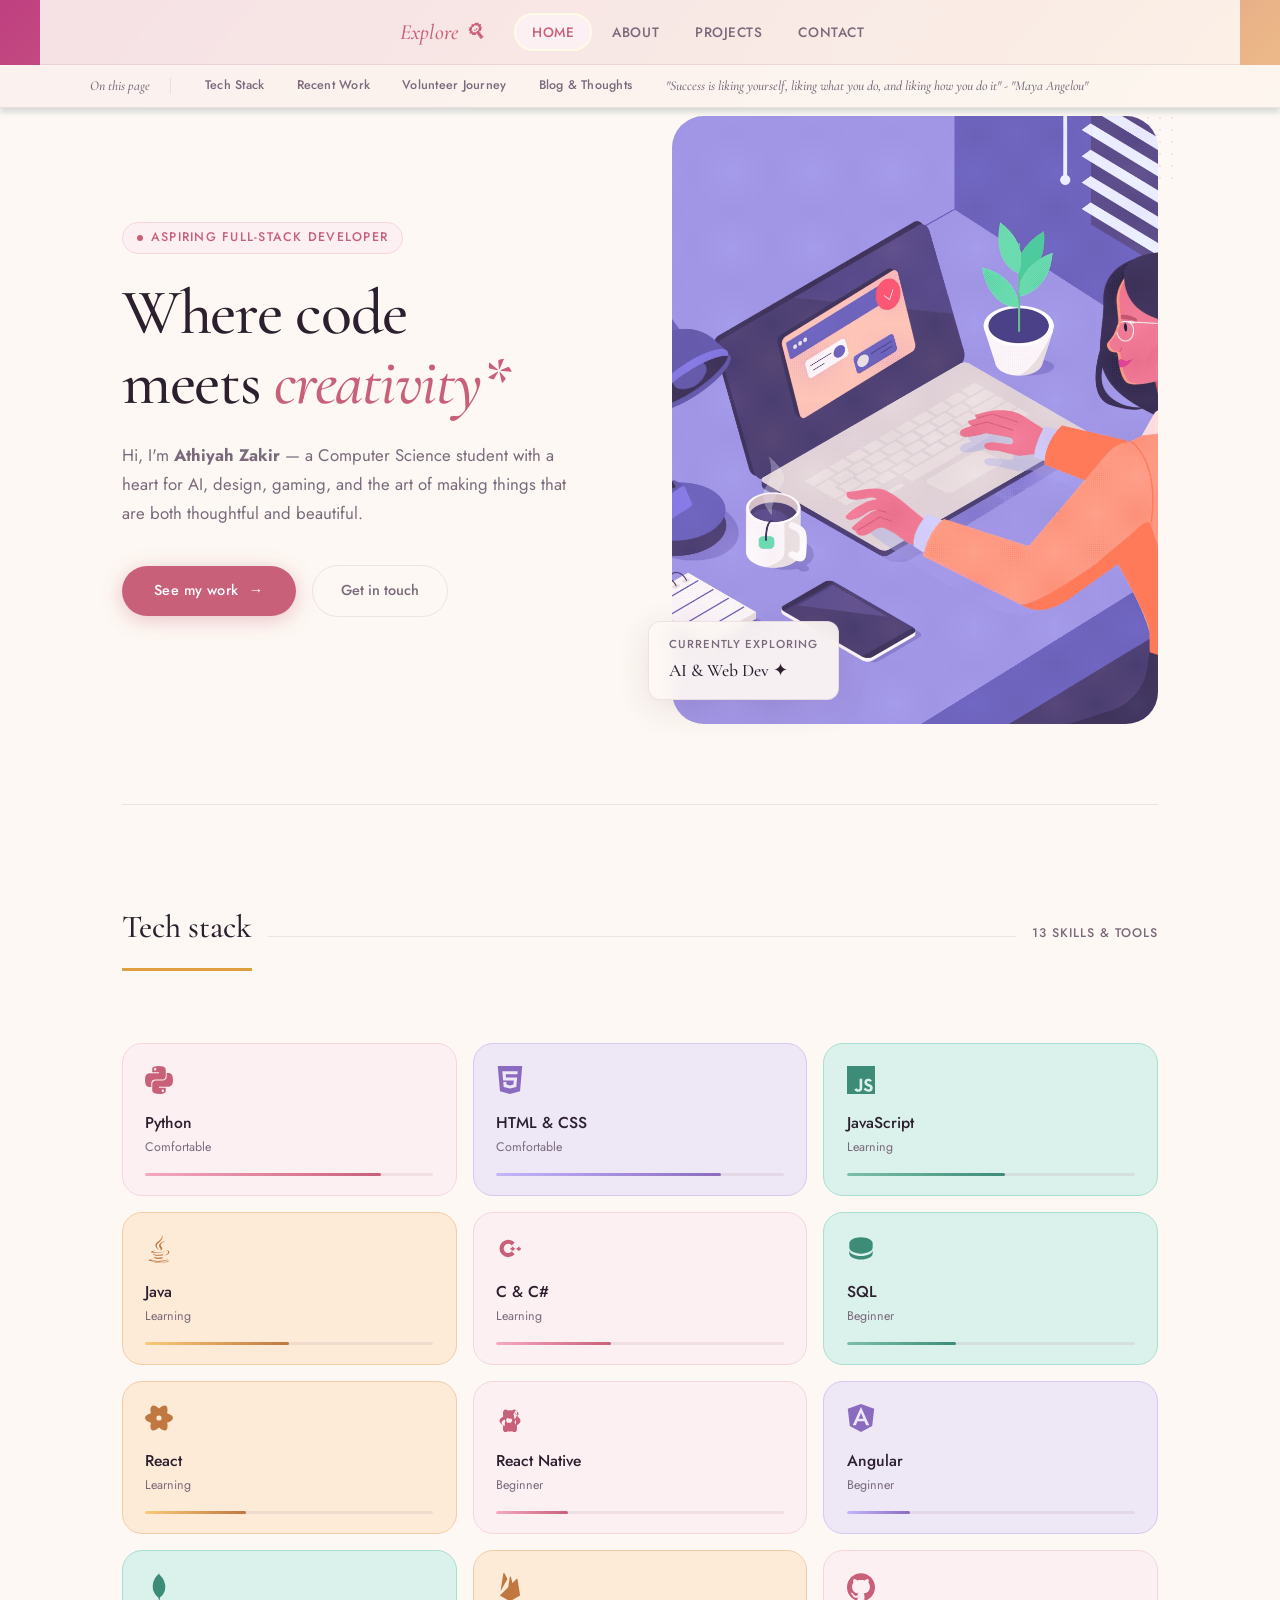
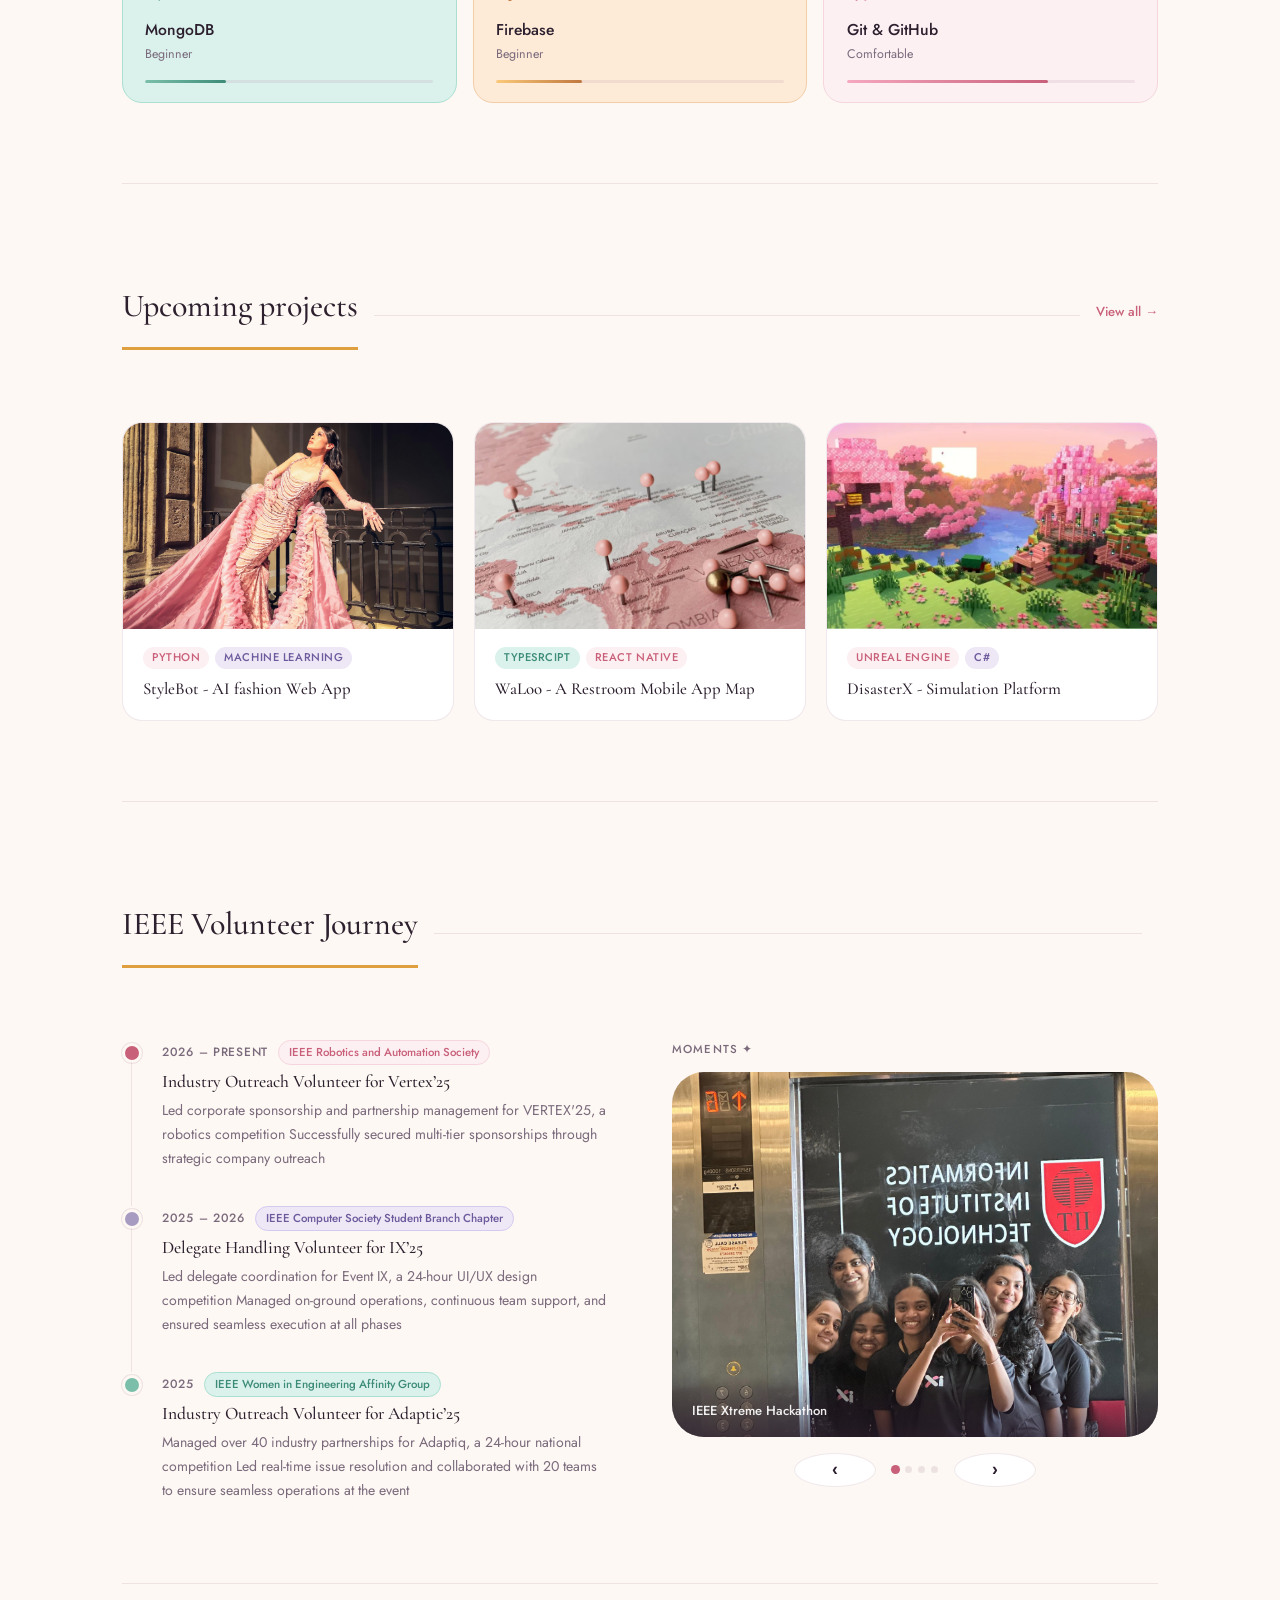
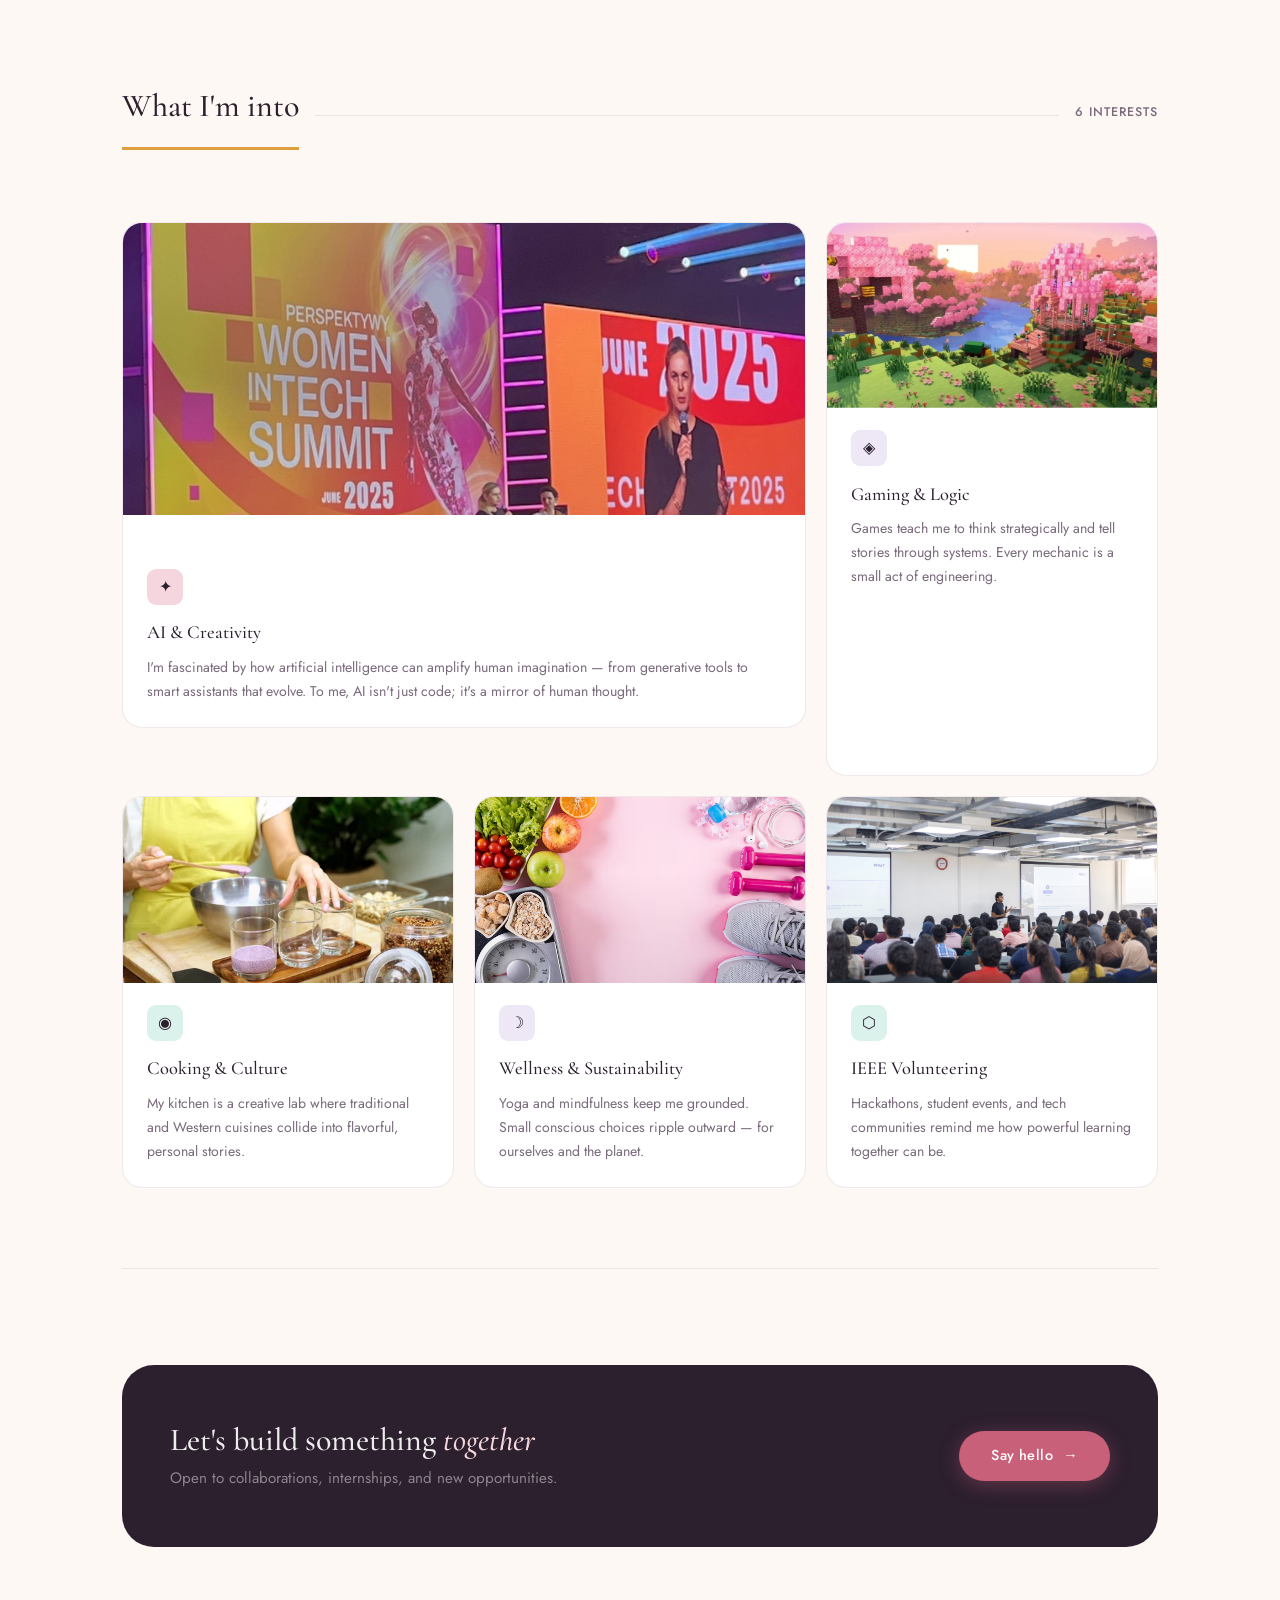
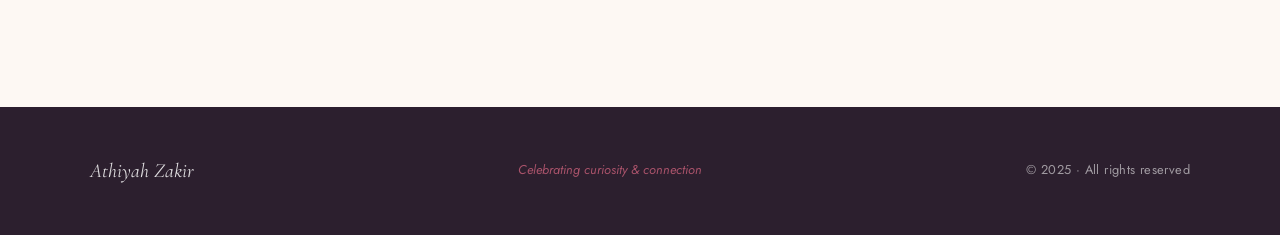
<file: index.html>
<!DOCTYPE html>
<html lang="en">
<head>
  <meta charset="UTF-8">
  <meta name="viewport" content="width=device-width, initial-scale=1.0">
  <title>Athiyah Zakir · Portfolio</title>
  <link rel="stylesheet" href="css/styles.css">
  <link rel="stylesheet" href="css/index.css">
</head>
<body>

  <!-- ── Navigation ──────────────────────────────────── -->
  <header>
    <nav class="site-nav">
      <div class="nav-inner">
        <a href="index.html" class="nav-logo">Explore 🔍︎ &emsp;</a>
        <ul class="nav-links">
          <li><a href="index.html" class="active">Home</a></li>
          <li><a href="about.html">About</a></li>
          <li><a href="blog.html">Projects</a></li>
          <li><a href="contact.html">Contact</a></li>
        </ul>
        <button class="nav-toggle" id="navToggle" aria-label="Toggle menu" aria-expanded="false">
          <span></span><span></span><span></span>
        </button>
      </div>
    </nav>
    <!-- ── On this page bar ─────────────────────────── -->
    <div class="on-this-page">
      <div class="otp-inner">
        <span class="otp-label">On this page</span>
        <div class="otp-divider"></div>
        <div class="otp-links">
          <a href="#section-stack"     class="otp-link">Tech Stack</a>
          <a href="#section-projects"  class="otp-link">Recent Work</a>
          <a href="#section-journey"   class="otp-link">Volunteer Journey</a>
          <a href="#section-interests" class="otp-link">Blog & Thoughts</a>
        </div>
        <span class="nav-quote">"Success is liking yourself, liking what you do, and liking how you do it" - "Maya Angelou"</span>
      </div>
    </div>
  </header>

  <main>

    <!-- ══════════════════════════════════════════════════
         HERO
    ══════════════════════════════════════════════════ -->
    <section class="hero-section">
      <div class="hero-text">
        <span class="hero-eyebrow">Aspiring Full-Stack Developer</span>
        <h1 class="hero-heading">
          Where code<br>meets <em>creativity*</em>
        </h1>
        <p class="hero-body">
          Hi, I'm <strong>Athiyah Zakir</strong> — a Computer Science student
          with a heart for AI, design, gaming, and the art of making
          things that are both thoughtful and beautiful.
        </p>
        <div class="hero-cta-row">
          <a href="blog.html" class="hero-cta">See my work <span class="arrow">→</span></a>
          <a href="contact.html" class="hero-cta-ghost">Get in touch</a>
        </div>
      </div>

      <div class="hero-visual">
        <div class="hero-dots"></div>
        <div class="hero-image-frame">
          <img src="images/hero-image.jpg" alt="Athiyah Zakir — developer &amp; creative">
        </div>
        <div class="hero-float-tag">
          <span class="tag-label">Currently exploring</span>
          <span class="tag-value">AI &amp; Web Dev ✦</span>
        </div>
      </div>
    </section>

    <!-- ══════════════════════════════════════════════════
         TECH STACK
    ══════════════════════════════════════════════════ -->
   <section class="stack-section" id="section-stack">
      <div class="section-header">
        <h2 class="section-title">Tech stack</h2>
        <span class="section-line"></span>
        <span class="section-count">13 skills &amp; tools</span>
      </div>
 
      <div class="skill-cards-grid">
 
        <!-- Python -->
        <div class="skill-card" style="--card-bg:#fdf0f3;--card-border:#f5d6de;">
          <div class="skill-card-icon" style="color:#c9607a;">
            <svg width="28" height="28" viewBox="0 0 24 24" fill="currentColor"><path d="M11.914 0C5.82 0 6.2 2.656 6.2 2.656l.007 2.752h5.814v.826H3.9S0 5.789 0 11.969c0 6.18 3.403 5.959 3.403 5.959h2.031v-2.867s-.109-3.402 3.35-3.402h5.766s3.24.052 3.24-3.131V3.129S18.28 0 11.914 0zm-3.21 1.809a1.039 1.039 0 1 1 0 2.078 1.039 1.039 0 0 1 0-2.078z"/><path d="M12.086 24c6.094 0 5.714-2.656 5.714-2.656l-.007-2.752h-5.814v-.826h8.121S24 18.211 24 12.031c0-6.18-3.403-5.959-3.403-5.959h-2.031v2.867s.109 3.402-3.35 3.402H9.45s-3.24-.052-3.24 3.131v5.397S5.72 24 12.086 24zm3.21-1.809a1.039 1.039 0 1 1 0-2.078 1.039 1.039 0 0 1 0 2.078z"/></svg>
          </div>
          <div class="skill-card-name">Python</div>
          <div class="skill-card-level">Comfortable</div>
          <div class="skill-card-bar"><div class="skill-card-fill" style="width:82%;background:linear-gradient(90deg,#f5a8c0,#c9607a);"></div></div>
        </div>
 
        <!-- HTML & CSS -->
        <div class="skill-card" style="--card-bg:#ede7f6;--card-border:#d4c9f0;">
          <div class="skill-card-icon" style="color:#8b6bbf;">
            <svg width="28" height="28" viewBox="0 0 24 24" fill="currentColor"><path d="M1.5 0h21l-1.91 21.563L11.977 24l-8.564-2.438L1.5 0zm7.031 9.75l-.232-2.718 10.059.003.23-2.622L5.412 4.41l.698 8.01h9.126l-.326 3.426-2.91.804-2.955-.81-.188-2.11H6.248l.33 4.171L12 19.351l5.379-1.443.744-8.157H8.531z"/></svg>
          </div>
          <div class="skill-card-name">HTML &amp; CSS</div>
          <div class="skill-card-level">Comfortable</div>
          <div class="skill-card-bar"><div class="skill-card-fill" style="width:78%;background:linear-gradient(90deg,#c4b5fd,#8b6bbf);"></div></div>
        </div>
 
        <!-- JavaScript -->
        <div class="skill-card" style="--card-bg:#daf1ec;--card-border:#aadfd1;">
          <div class="skill-card-icon" style="color:#3d8c78;">
            <svg width="28" height="28" viewBox="0 0 24 24" fill="currentColor"><path d="M0 0h24v24H0V0zm22.034 18.276c-.175-1.095-.888-2.015-3.003-2.873-.736-.345-1.554-.585-1.797-1.14-.091-.33-.105-.51-.046-.705.15-.646.915-.84 1.515-.66.39.12.75.42.976.9 1.034-.676 1.034-.676 1.755-1.125-.27-.42-.404-.601-.586-.78-.63-.705-1.469-1.065-2.834-1.034l-.705.089c-.676.165-1.32.525-1.71 1.005-1.14 1.291-.811 3.541.569 4.471 1.365 1.02 3.361 1.244 3.616 2.205.24 1.17-.87 1.545-1.966 1.41-.811-.18-1.26-.586-1.755-1.336l-1.83 1.051c.21.48.45.689.81 1.109 1.74 1.756 6.09 1.666 6.871-1.004.029-.09.24-.705.074-1.65l.046.067zm-8.983-7.245h-2.248c0 1.938-.009 3.864-.009 5.805 0 1.232.063 2.363-.138 2.711-.33.689-1.18.601-1.566.48-.396-.196-.597-.466-.83-.855-.063-.105-.11-.196-.127-.196l-1.825 1.125c.305.63.75 1.172 1.324 1.517.855.51 2.004.675 3.207.405.783-.226 1.458-.691 1.811-1.411.51-.93.402-2.07.397-3.346.012-2.054 0-4.109 0-6.179l.004-.056z"/></svg>
          </div>
          <div class="skill-card-name">JavaScript</div>
          <div class="skill-card-level">Learning</div>
          <div class="skill-card-bar"><div class="skill-card-fill" style="width:55%;background:linear-gradient(90deg,#7bbfaa,#3d8c78);"></div></div>
        </div>
 
        <!-- Java -->
        <div class="skill-card" style="--card-bg:#fdebd8;--card-border:#f4cca6;">
          <div class="skill-card-icon" style="color:#c07840;">
            <svg width="28" height="28" viewBox="0 0 24 24" fill="currentColor"><path d="M8.851 18.56s-.917.534.653.714c1.902.218 2.874.187 4.969-.211 0 0 .552.346 1.321.646-4.699 2.013-10.633-.118-6.943-1.149M8.276 15.933s-1.028.761.542.924c2.032.209 3.636.227 6.413-.308 0 0 .384.389.987.602-5.679 1.661-12.007.13-7.942-1.218M13.116 11.475c1.158 1.333-.304 2.533-.304 2.533s2.939-1.518 1.589-3.418c-1.261-1.772-2.228-2.652 3.007-5.688 0-.001-8.216 2.051-4.292 6.573M19.33 20.504s.679.559-.747.991c-2.712.822-11.288 1.069-13.669.033-.856-.373.749-.89 1.254-.998.527-.114.828-.093.828-.093-.953-.671-6.156 1.317-2.643 1.887 9.58 1.553 17.462-.7 14.977-1.82M9.292 13.21s-4.362 1.036-1.544 1.412c1.189.159 3.561.123 5.77-.062 1.806-.152 3.618-.477 3.618-.477s-.637.272-1.098.587c-4.429 1.165-12.986.623-10.522-.568 2.082-1.006 3.776-.892 3.776-.892M17.116 17.584c4.503-2.34 2.421-4.589.968-4.285-.355.074-.515.138-.515.138s.132-.207.385-.297c2.875-1.011 5.086 2.981-.928 4.562 0-.001.07-.062.09-.118M14.401 0s2.494 2.494-2.365 6.33c-3.896 3.077-.888 4.832-.001 6.836-2.274-2.053-3.943-3.858-2.824-5.539 1.644-2.469 6.197-3.665 5.19-7.627M9.734 23.924c4.322.277 10.959-.153 11.116-2.198 0 0-.302.775-3.572 1.391-3.688.694-8.239.613-10.937.168 0-.001.553.457 3.393.639"/></svg>
          </div>
          <div class="skill-card-name">Java</div>
          <div class="skill-card-level">Learning</div>
          <div class="skill-card-bar"><div class="skill-card-fill" style="width:50%;background:linear-gradient(90deg,#fbc97a,#c07840);"></div></div>
        </div>
 
        <!-- C / C++ -->
        <div class="skill-card" style="--card-bg:#fdf0f3;--card-border:#f5d6de;">
          <div class="skill-card-icon" style="color:#c9607a;">
            <svg width="28" height="28" viewBox="0 0 24 24" fill="currentColor"><path d="M10.5 15.397a3.896 3.896 0 0 1-3.895-3.895 3.896 3.896 0 0 1 3.895-3.895c1.171 0 2.257.52 2.99 1.379l2.526-2.526A7.465 7.465 0 0 0 10.5 4.006a7.502 7.502 0 0 0-7.5 7.5 7.502 7.502 0 0 0 7.5 7.5 7.46 7.46 0 0 0 5.516-2.449l-2.526-2.526a3.862 3.862 0 0 1-2.99 1.366zm10.8-4.348h-1.05v-1.05h-1.5v1.05H17.7v1.5h1.05v1.05h1.5v-1.05h1.05v-1.5zm-5.25 0h-1.05v-1.05h-1.5v1.05H12.45v1.5h1.05v1.05h1.5v-1.05h1.05v-1.5z"/></svg>
          </div>
          <div class="skill-card-name">C &amp; C#</div>
          <div class="skill-card-level">Learning</div>
          <div class="skill-card-bar"><div class="skill-card-fill" style="width:40%;background:linear-gradient(90deg,#f5a8c0,#c9607a);"></div></div>
        </div>
 
        <!-- SQL -->
        <div class="skill-card" style="--card-bg:#daf1ec;--card-border:#aadfd1;">
          <div class="skill-card-icon" style="color:#3d8c78;">
            <svg width="28" height="28" viewBox="0 0 24 24" fill="currentColor"><path d="M12 2C6.477 2 2 4.477 2 7v2c0 2.523 4.477 5 10 5s10-2.477 10-5V7c0-2.523-4.477-5-10-5zm0 11c-5.523 0-10-2.477-10-5v3c0 2.523 4.477 5 10 5s10-2.477 10-5v-3c0 2.523-4.477 5-10 5zm0 5c-5.523 0-10-2.477-10-5v3c0 2.523 4.477 5 10 5s10-2.477 10-5v-3c0 2.523-4.477 5-10 5z"/></svg>
          </div>
          <div class="skill-card-name">SQL</div>
          <div class="skill-card-level">Beginner</div>
          <div class="skill-card-bar"><div class="skill-card-fill" style="width:38%;background:linear-gradient(90deg,#7bbfaa,#3d8c78);"></div></div>
        </div>
 
        <!-- React -->
        <div class="skill-card" style="--card-bg:#fdebd8;--card-border:#f4cca6;">
          <div class="skill-card-icon" style="color:#c07840;">
            <svg width="28" height="28" viewBox="0 0 24 24" fill="currentColor"><path d="M14.23 12.004a2.236 2.236 0 0 1-2.235 2.236 2.236 2.236 0 0 1-2.236-2.236 2.236 2.236 0 0 1 2.235-2.236 2.236 2.236 0 0 1 2.236 2.236zm2.648-10.69c-1.346 0-3.107.96-4.888 2.622-1.78-1.653-3.542-2.602-4.887-2.602-.41 0-.783.093-1.106.278-1.375.793-1.683 3.264-.973 6.365C1.98 8.917 0 10.42 0 12.004c0 1.59 1.99 3.097 5.043 4.03-.704 3.113-.39 5.588.988 6.38.32.187.69.275 1.102.275 1.345 0 3.107-.96 4.888-2.624 1.78 1.654 3.542 2.603 4.887 2.603.41 0 .783-.09 1.106-.275 1.374-.792 1.683-3.263.973-6.365C22.02 15.096 24 13.59 24 12.004c0-1.59-1.99-3.097-5.043-4.032.704-3.11.39-5.587-.988-6.38a2.167 2.167 0 0 0-1.096-.278zm-.005 1.09c.278 0 .513.06.709.173.989.57 1.27 2.612.698 5./207-.24-.065-.494-.127-.75-.183a19.52 19.52 0 0 0-.414-1.ordinance107 1.689 1.689 0 0 0-.062-.145c-.651-1.417-1.478-2.585-2.33-3.408.68-.44 1.327-.662 1.895-.662l.254.001v-.001zM7.27 3.405c.57 0 1.216.222 1.897.66-.854.826-1.682 1.997-2.332 3.415a19.76 19.76 0 0 0-.476 1.251 19.625 19.625 0 0 0-.75.184c-2.592-.587-4.154-1.877-3.61-3.162.406-.94 1.725-2.348 5.271-2.348zm-.11 4.708c.24-.69.516-1.343.826-1.935.31.592.585 1.244.826 1.935H7.16zm9.514 0H14.99c.24-.69.517-1.343.826-1.935.311.592.586 1.244.826 1.935zM12 7.558c.554.705 1.084 1.54 1.555 2.459H10.45c.47-.92 1-1.755 1.55-2.46zM5.897 10.7c.232-.07.482-.137.745-.201l.263 1.042a19.34 19.34 0 0 0-.82 1.76 19.29 19.29 0 0 0-.188.5c-.896-.283-1.648-.624-2.217-.987-.857-.55-1.257-1.094-1.257-1.81 0-1.274 1.46-2.476 3.474-3.304zm12.207 0c2.013.828 3.474 2.03 3.474 3.304 0 .716-.4 1.26-1.257 1.81-.57.363-1.32.704-2.217.988a19.289 19.289 0 0 0-.189-.5 19.342 19.342 0 0 0-.82-1.76l.264-1.043c.263.064.512.13.745.201zM12 10.988c.357 0 .71.014 1.06.04-.34.62-.663 1.28-.958 1.977-.294-.696-.617-1.356-.957-1.977.3-.026.6-.04.855-.04zm-1.775.127c-.34.62-.662 1.28-.957 1.977-.294-.696-.618-1.356-.957-1.977C8.61 11.09 8.96 11.076 9.31 11.076c.095 0 .187.002.28.005h.001c.205-.012.412-.018.624-.018.212 0 .42.006.626.018h.001c.093-.003.185-.005.28-.005.35 0 .7.014 1.05.04zm-3.68.626c.241.692.516 1.346.826 1.938-.31.592-.585 1.245-.825 1.937H7.16c-.24-.692-.516-1.345-.826-1.937.31-.593.585-1.246.826-1.938zM16.84 11.74c.24.692.516 1.345.826 1.937-.31.593-.585 1.246-.826 1.938h-1.49c-.24-.692-.515-1.345-.826-1.938.311-.592.586-1.245.826-1.937zm-4.84.612c.35.72.666 1.484.945 2.272-.282.788-.597 1.552-.945 2.272-.35-.72-.664-1.484-.945-2.272.281-.788.596-1.552.945-2.272zm-3.68 2.908c.311.592.586 1.245.826 1.938H7.658c-.24-.693-.515-1.346-.825-1.938zM16.84 15.26c-.24.693-.515 1.346-.825 1.938h-1.488c.24-.693.515-1.346.826-1.938zm-7.89 2.608c.296.697.62 1.357.958 1.978-.3.026-.6.04-.855.04-.36 0-.71-.014-1.06-.04.34-.621.663-1.281.958-1.978zm6.1 0c.296.697.62 1.357.957 1.978a18.97 18.97 0 0 1-1.05.04c-.212 0-.42-.006-.625-.018h-.001a18.888 18.888 0 0 1-.624.017c-.213 0-.42-.006-.625-.018.296-.696.62-1.356.968-1.999zM12 16.458c.554.705 1.084 1.54 1.555 2.46h-3.1c.47-.92 1-1.755 1.545-2.46zm3.944 1.004a19.63 19.63 0 0 0-.415 1.107c-.254.056-.507.118-.748.183-2.59.587-4.155 1.877-3.61 3.162.406.94 1.725 2.348 5.271 2.348.569 0 1.215-.222 1.896-.66-.854-.827-1.681-1.997-2.332-3.416a19.766 19.766 0 0 0-.476-1.25l.414.076zm-7.888 0c-.158.41-.31.826-.476 1.25-.65 1.42-1.478 2.59-2.332 3.416.681.44 1.328.661 1.896.661 3.547 0 4.866-1.408 5.272-2.348.544-1.285-1.02-2.575-3.61-3.162a19.547 19.547 0 0 0-.75-.183zm5.48.95c.263.065.513.131.745.201 2.014.828 3.475 2.03 3.475 3.304 0 .716-.4 1.26-1.257 1.81-.57.362-1.32.704-2.217.987a19.29 19.29 0 0 0-.189-.5 19.34 19.34 0 0 0-.82-1.76l.263-1.042zM8.642 19.613c.263-.065.513-.131.745-.202l.263 1.043a19.342 19.342 0 0 0-.82 1.76 19.29 19.29 0 0 0-.188.5c-.897-.283-1.648-.625-2.218-.988-.857-.55-1.257-1.093-1.257-1.81 0-1.273 1.462-2.475 3.475-3.303z"/></svg>
          </div>
          <div class="skill-card-name">React</div>
          <div class="skill-card-level">Learning</div>
          <div class="skill-card-bar"><div class="skill-card-fill" style="width:35%;background:linear-gradient(90deg,#fbc97a,#c07840);"></div></div>
        </div>
 
        <!-- React Native -->
        <div class="skill-card" style="--card-bg:#fdf0f3;--card-border:#f5d6de;">
          <div class="skill-card-icon" style="color:#c9607a;">
            <svg width="28" height="28" viewBox="0 0 24 24" fill="currentColor"><path d="M12 12.662a2.338 2.338 0 1 0 0-4.676 2.338 2.338 0 0 0 0 4.676zm6.279-1.607c-.188-.094-.377-.182-.57-.265.056-.224.105-.449.147-.674.456-2.476.105-4.44-.997-5.07-.524-.303-1.134-.303-1.804-.065-.392.142-.806.371-1.23.68A9.143 9.143 0 0 0 12 5.404a9.136 9.136 0 0 0-1.826.257c-.422-.309-.837-.538-1.231-.68-.669-.238-1.28-.238-1.803.065-1.101.63-1.452 2.594-.997 5.07.042.225.09.45.147.674a13.74 13.74 0 0 0-.57.265C3.973 11.701 3 13.027 3 14.4c0 1.373.973 2.699 2.72 3.545.188.094.378.182.57.265-.056.225-.105.449-.147.674-.456 2.476-.104 4.44.997 5.07.524.303 1.134.303 1.804.065.393-.142.807-.371 1.231-.68.594.166 1.203.258 1.825.257a9.12 9.12 0 0 0 1.826-.257c.422.309.837.538 1.231.68.669.238 1.279.238 1.803-.065 1.102-.63 1.453-2.594.997-5.07a13.78 13.78 0 0 0-.147-.674c.192-.083.381-.171.569-.265 1.748-.846 2.721-2.172 2.721-3.545 0-1.373-.973-2.699-2.72-3.538zm-1.24 5.988c-.16.077-.322.15-.486.217a20.57 20.57 0 0 0-.638-1.484 20.434 20.434 0 0 0 .453-1.581c.172-.076.34-.156.505-.24 1.434-.694 2.277-1.682 2.277-2.555 0-.873-.843-1.861-2.277-2.556a11.95 11.95 0 0 0-.505-.239 20.43 20.43 0 0 0-.453-1.58c.217-.503.418-.992.638-1.485.164.067.327.14.487.217 1.434.694 2.277 1.682 2.277 2.555v.001c0 .872-.843 1.86-2.278 2.555zM7.53 18.79c-.164-.067-.327-.14-.487-.217-1.434-.694-2.277-1.682-2.277-2.555 0-.873.843-1.861 2.277-2.555.16-.077.323-.15.487-.218a20.41 20.41 0 0 0 .453 1.581 20.567 20.567 0 0 0-.453 1.58c-.22.501-.42.99-.638 1.485l.638-1.101zm1.05-4.79c.296-.693.638-1.354 1.015-1.968.54-.018 1.084-.026 1.635-.026.55 0 1.094.008 1.634.026.378.614.72 1.275 1.016 1.968-.296.693-.638 1.354-1.016 1.968-.54.018-1.084.026-1.634.026-.551 0-1.095-.008-1.635-.026a17.36 17.36 0 0 1-1.015-1.968zm6.87-3.536a18.1 18.1 0 0 0-.452-1.58c.217-.502.418-.99.638-1.485.164.067.326.14.486.217 1.435.694 2.278 1.683 2.278 2.556s-.843 1.86-2.278 2.556a11.95 11.95 0 0 0-.487-.218 20.4 20.4 0 0 0 .453-1.58l-.638 1.534z"/></svg>
          </div>
          <div class="skill-card-name">React Native</div>
          <div class="skill-card-level">Beginner</div>
          <div class="skill-card-bar"><div class="skill-card-fill" style="width:25%;background:linear-gradient(90deg,#f5a8c0,#c9607a);"></div></div>
        </div>
 
        <!-- Angular -->
        <div class="skill-card" style="--card-bg:#ede7f6;--card-border:#d4c9f0;">
          <div class="skill-card-icon" style="color:#8b6bbf;">
            <svg width="28" height="28" viewBox="0 0 24 24" fill="currentColor"><path d="M9.931 12.645h4.138l-2.07-4.908m0-7.737L.68 3.982l1.726 14.771L12 24l9.596-5.242L23.32 3.982 12 .001zm7.064 18.31h-2.638l-1.422-3.503H8.996l-1.422 3.504h-2.64L12 2.65z"/></svg>
          </div>
          <div class="skill-card-name">Angular</div>
          <div class="skill-card-level">Beginner</div>
          <div class="skill-card-bar"><div class="skill-card-fill" style="width:22%;background:linear-gradient(90deg,#c4b5fd,#8b6bbf);"></div></div>
        </div>
 
        <!-- MongoDB -->
        <div class="skill-card" style="--card-bg:#daf1ec;--card-border:#aadfd1;">
          <div class="skill-card-icon" style="color:#3d8c78;">
            <svg width="28" height="28" viewBox="0 0 24 24" fill="currentColor"><path d="M17.193 9.555c-1.264-5.58-4.252-7.414-4.573-8.115-.28-.394-.53-.954-.735-1.44-.036.495-.055.685-.523 1.184-.723.566-4.438 3.682-4.74 10.02-.282 5.912 4.27 9.435 4.888 9.884l.07.05A73.49 73.49 0 0 1 11.91 24h.481c.114-1.032.284-2.056.51-3.07.417-.296.604-.463.85-.693a11.342 11.342 0 0 0 3.639-8.464c.01-.814-.103-1.662-.197-2.218z"/></svg>
          </div>
          <div class="skill-card-name">MongoDB</div>
          <div class="skill-card-level">Beginner</div>
          <div class="skill-card-bar"><div class="skill-card-fill" style="width:28%;background:linear-gradient(90deg,#7bbfaa,#3d8c78);"></div></div>
        </div>
 
        <!-- Firebase -->
        <div class="skill-card" style="--card-bg:#fdebd8;--card-border:#f4cca6;">
          <div class="skill-card-icon" style="color:#c07840;">
            <svg width="28" height="28" viewBox="0 0 24 24" fill="currentColor"><path d="M3.89 15.672L6.255.461A.542.542 0 0 1 7.27.288l2.543 4.771zm16.794 3.692l-2.25-14a.54.54 0 0 0-.919-.295L3.316 19.365l7.856 4.427a1.621 1.621 0 0 0 1.588 0zM14.3 9.688L12.86 3.445a.542.542 0 0 0-1.052.187l-2.16 13.618z"/></svg>
          </div>
          <div class="skill-card-name">Firebase</div>
          <div class="skill-card-level">Beginner</div>
          <div class="skill-card-bar"><div class="skill-card-fill" style="width:30%;background:linear-gradient(90deg,#fbc97a,#c07840);"></div></div>
        </div>
 
        <!-- Git & GitHub -->
        <div class="skill-card" style="--card-bg:#fdf0f3;--card-border:#f5d6de;">
          <div class="skill-card-icon" style="color:#c9607a;">
            <svg width="28" height="28" viewBox="0 0 24 24" fill="currentColor"><path d="M12 .297c-6.63 0-12 5.373-12 12 0 5.303 3.438 9.8 8.205 11.385.6.113.82-.258.82-.577 0-.285-.01-1.04-.015-2.04-3.338.724-4.042-1.61-4.042-1.61C4.422 18.07 3.633 17.7 3.633 17.7c-1.087-.744.084-.729.084-.729 1.205.084 1.838 1.236 1.838 1.236 1.07 1.835 2.809 1.305 3.495.998.108-.776.417-1.305.76-1.605-2.665-.3-5.466-1.332-5.466-5.93 0-1.31.465-2.38 1.235-3.22-.135-.303-.54-1.523.105-3.176 0 0 1.005-.322 3.3 1.23.96-.267 1.98-.399 3-.405 1.02.006 2.04.138 3 .405 2.28-1.552 3.285-1.23 3.285-1.23.645 1.653.24 2.873.12 3.176.765.84 1.23 1.91 1.23 3.22 0 4.61-2.805 5.625-5.475 5.92.42.36.81 1.096.81 2.22 0 1.606-.015 2.896-.015 3.286 0 .315.21.69.825.57C20.565 22.092 24 17.592 24 12.297c0-6.627-5.373-12-12-12"/></svg>
          </div>
          <div class="skill-card-name">Git &amp; GitHub</div>
          <div class="skill-card-level">Comfortable</div>
          <div class="skill-card-bar"><div class="skill-card-fill" style="width:70%;background:linear-gradient(90deg,#f5a8c0,#c9607a);"></div></div>
        </div>
 
      </div>
    </section>

    <!-- ══════════════════════════════════════════════════
         PROJECTS GLIMPSE
    ══════════════════════════════════════════════════ -->
    <section class="projects-glimpse-section" id="section-projects">
      <div class="section-header">
        <h2 class="section-title">Upcoming projects</h2>
        <span class="section-line"></span>
        <a href="blog.html" class="section-link-btn">View all →</a>
      </div>

      <div class="glimpse-grid">

        <a href="https://github.com/AthiyahZakir" target="_blank" rel="noopener" class="glimpse-card">
          <div class="glimpse-img">
            <img src="images/fashion_style.jpg" alt="fasion ai ">
            <div class="glimpse-overlay">
              <span class="glimpse-arrow">↗</span>
            </div>
          </div>
          <div class="glimpse-body">
            <div class="glimpse-tags">
              <span class="gtag rose">Python</span>
              <span class="gtag lavender">Machine Learning</span>
            </div>
            <h3 class="glimpse-title">StyleBot - AI fashion Web App</h3>
          </div>
        </a>

        <a href="https://github.com/AthiyahZakir" target="_blank" rel="noopener" class="glimpse-card">
          <div class="glimpse-img">
            <img src="images/loowa.jpg" alt="loo app">
            <div class="glimpse-overlay">
              <span class="glimpse-arrow">↗</span>
            </div>
          </div>
          <div class="glimpse-body">
            <div class="glimpse-tags">
              <span class="gtag mint">TypeSrcipt</span>
              <span class="gtag rose">React Native</span>
            </div>
            <h3 class="glimpse-title">WaLoo - A Restroom Mobile App Map</h3>
          </div>
        </a>

        <a href="https://github.com/AthiyahZakir" target="_blank" rel="noopener" class="glimpse-card">
          <div class="glimpse-img">
            <img src="images/gaming_world.jpg" alt="gamimg world">
            <div class="glimpse-overlay">
              <span class="glimpse-arrow">↗</span>
            </div>
          </div>
          <div class="glimpse-body">
            <div class="glimpse-tags">
              <span class="gtag rose">Unreal Engine</span>
              <span class="gtag lavender">C#</span>
            </div>
            <h3 class="glimpse-title">DisasterX - Simulation Platform</h3>
          </div>
        </a>

      </div>
    </section>

    <!-- ══════════════════════════════════════════════════
         CLUB & VOLUNTEER JOURNEY (with photo slider)
    ══════════════════════════════════════════════════ -->
    <section class="journey-section" id="section-journey">
      <div class="section-header">
        <h2 class="section-title">IEEE Volunteer Journey</h2>
        <span class="section-line"></span>
        <span class="section-count"></span>
      </div>

      <div class="journey-layout">

        <!-- Timeline -->
        <div class="journey-timeline">

          <div class="tl-item">
            <div class="tl-dot" style="background:var(--rose);"></div>
            <div class="tl-body">
              <div class="tl-meta">
                <span class="tl-date">2026 – Present</span>
                <span class="tl-badge badge-rose">IEEE Robotics and Automation Society</span>
              </div>
              <h3 class="tl-role">Industry Outreach Volunteer for Vertex’25</h3>
              <p class="tl-desc">Led corporate sponsorship and partnership management for VERTEX'25, a robotics competition
Successfully secured multi-tier sponsorships through strategic company outreach</p>
            </div>
          </div>

          <div class="tl-item">
            <div class="tl-dot" style="background:var(--lavender);"></div>
            <div class="tl-body">
              <div class="tl-meta">
                <span class="tl-date">2025 – 2026</span>
                <span class="tl-badge badge-lavender">IEEE Computer Society Student Branch Chapter</span>
              </div>
              <h3 class="tl-role">Delegate Handling Volunteer for IX’25</h3>
              <p class="tl-desc">Led delegate coordination for Event IX, a 24-hour UI/UX design competition
                Managed on-ground operations, continuous team support, and ensured seamless execution at all phases</p>
            </div>
          </div>

          <div class="tl-item">
            <div class="tl-dot" style="background:var(--mint);"></div>
            <div class="tl-body">
              <div class="tl-meta">
                <span class="tl-date">2025</span>
                <span class="tl-badge badge-mint">IEEE Women in Engineering Affinity Group</span>
              </div>
              <h3 class="tl-role">Industry Outreach Volunteer for Adaptic’25</h3>
              <p class="tl-desc">Managed over 40 industry partnerships for Adaptiq, a 24-hour national competition
                  Led real-time issue resolution and collaborated with 20 teams to ensure seamless operations at the event</p>
            </div>
          </div>

        </div>

        <!-- Photo slider -->
        <div class="journey-slider-wrap">
          <p class="slider-label">Moments ✦</p>
          <div class="slider" id="journeySlider">
            <div class="slide active">
              <img src="images/journey1.jpeg" alt="IEEE event moment">
              <p class="slide-caption">IEEE Xtreme Hackathon</p>
            </div>
            <div class="slide">
              <img src="images/journey2.jpeg" alt="Women in STEM panel">
              <p class="slide-caption">Women in STEM Panel Event</p>
            </div>
            <div class="slide">
              <img src="images/journey3.jpeg" alt="Coding club meetup">
              <p class="slide-caption">Coding Club Meetup</p>
            </div>
            <div class="slide">
              <img src="images/journey4.jpeg" alt="Volunteer event">
              <p class="slide-caption">Volunteer Day</p>
            </div>
          </div>
          <div class="slider-controls">
            <button class="slider-btn" id="sliderPrev" aria-label="Previous">‹</button>
            <div class="slider-dots" id="sliderDots"></div>
            <button class="slider-btn" id="sliderNext" aria-label="Next">›</button>
          </div>
          <!-- Add more images hint -->
          <p class="slider-hint"></p>
        </div>

      </div>
    </section>

    <!-- ══════════════════════════════════════════════════
         INTERESTS (with photos)
    ══════════════════════════════════════════════════ -->
    <section class="interests-section" id="section-interests">
      <div class="section-header">
        <h2 class="section-title">What I'm into</h2>
        <span class="section-line"></span>
        <span class="section-count">6 interests</span>
      </div>

      <div class="interests-grid">

        <article class="interest-card featured">
          <div class="interest-img">
            <img src="images/tech-ai.jpg" alt="AI & Creativity">
            <div class="interest-img-overlay"></div>
          </div>
          <div class="interest-body">
            <div class="card-icon rose">✦</div>
            <h3 class="card-title">AI &amp; Creativity</h3>
            <p class="card-text">
              I'm fascinated by how artificial intelligence can amplify human
              imagination — from generative tools to smart assistants that evolve.
              To me, AI isn't just code; it's a mirror of human thought.
            </p>
          </div>
        </article>

        <article class="interest-card">
          <div class="interest-img">
            <img src="images/gaming_world.jpg" alt="Gaming & Logic">
            <div class="interest-img-overlay"></div>
          </div>
          <div class="interest-body">
            <div class="card-icon lavender">◈</div>
            <h3 class="card-title">Gaming &amp; Logic</h3>
            <p class="card-text">Games teach me to think strategically and tell stories through systems. Every mechanic is a small act of engineering.</p>
          </div>
        </article>

        <article class="interest-card">
          <div class="interest-img">
            <img src="images/culinary-creativity.jpg" alt="Cooking & Culture">
            <div class="interest-img-overlay"></div>
          </div>
          <div class="interest-body">
            <div class="card-icon mint">◉</div>
            <h3 class="card-title">Cooking &amp; Culture</h3>
            <p class="card-text">My kitchen is a creative lab where traditional and Western cuisines collide into flavorful, personal stories.</p>
          </div>
        </article>

        <article class="interest-card">
          <div class="interest-img">
            <img src="images/wellness-lifestyle.jpg" alt="Wellness & Sustainability">
            <div class="interest-img-overlay"></div>
          </div>
          <div class="interest-body">
            <div class="card-icon lavender">☽</div>
            <h3 class="card-title">Wellness &amp; Sustainability</h3>
            <p class="card-text">Yoga and mindfulness keep me grounded. Small conscious choices ripple outward — for ourselves and the planet.</p>
          </div>
        </article>

        <article class="interest-card">
          <div class="interest-img">
            <img src="images/journey3.jpeg" alt="IEEE Volunteering">
            <div class="interest-img-overlay"></div>
          </div>
          <div class="interest-body">
            <div class="card-icon mint">⬡</div>
            <h3 class="card-title">IEEE Volunteering</h3>
            <p class="card-text">Hackathons, student events, and tech communities remind me how powerful learning together can be.</p>
          </div>
        </article>

      </div>
    </section>

    <!-- ══════════════════════════════════════════════════
         CTA BANNER
    ══════════════════════════════════════════════════ -->
    <section class="cta-banner" id="section-contact">
      <div class="cta-banner-inner">
        <div>
          <h2 class="cta-title">Let's build something <em>together</em></h2>
          <p class="cta-sub">Open to collaborations, internships, and new opportunities.</p>
        </div>
        <a href="contact.html" class="hero-cta">Say hello <span class="arrow">→</span></a>
      </div>
    </section>

  </main>

  <!-- ── Footer ─────────────────────────────────────────── -->
  <footer class="site-footer">
    <div class="footer-inner">
      <span class="footer-logo">Athiyah Zakir</span>
      <span class="footer-tagline">Celebrating curiosity &amp; connection</span>
      <span class="footer-copy">&copy; 2025 · All rights reserved</span>
    </div>
  </footer>

  <!-- ── Slider JS ────────────────────────────────────── -->
  <script>
    (function () {
      const slides = document.querySelectorAll('#journeySlider .slide');
      const dotsContainer = document.getElementById('sliderDots');
      let current = 0;
      let timer;

      // Build dots
      slides.forEach((_, i) => {
        const d = document.createElement('button');
        d.className = 'slider-dot' + (i === 0 ? ' active' : '');
        d.setAttribute('aria-label', 'Go to slide ' + (i + 1));
        d.addEventListener('click', () => goTo(i));
        dotsContainer.appendChild(d);
      });

      function goTo(n) {
        slides[current].classList.remove('active');
        dotsContainer.children[current].classList.remove('active');
        current = (n + slides.length) % slides.length;
        slides[current].classList.add('active');
        dotsContainer.children[current].classList.add('active');
        resetTimer();
      }

      function resetTimer() {
        clearInterval(timer);
        timer = setInterval(() => goTo(current + 1), 4000);
      }

      document.getElementById('sliderPrev').addEventListener('click', () => goTo(current - 1));
      document.getElementById('sliderNext').addEventListener('click', () => goTo(current + 1));

      resetTimer();
    })();
  </script>
  <!-- ── Mobile nav toggle ────────────────────────────── -->
  <script>
    (function () {
      const toggle = document.getElementById('navToggle');
      const links  = document.querySelector('.nav-links');
      toggle.addEventListener('click', function () {
        const open = links.classList.toggle('open');
        toggle.classList.toggle('open', open);
        toggle.setAttribute('aria-expanded', open);
      });
      /* Close menu when a link is tapped */
      links.querySelectorAll('a').forEach(function (a) {
        a.addEventListener('click', function () {
          links.classList.remove('open');
          toggle.classList.remove('open');
          toggle.setAttribute('aria-expanded', false);
        });
      });
    })();
  </script>

</body>
</html>
</file>
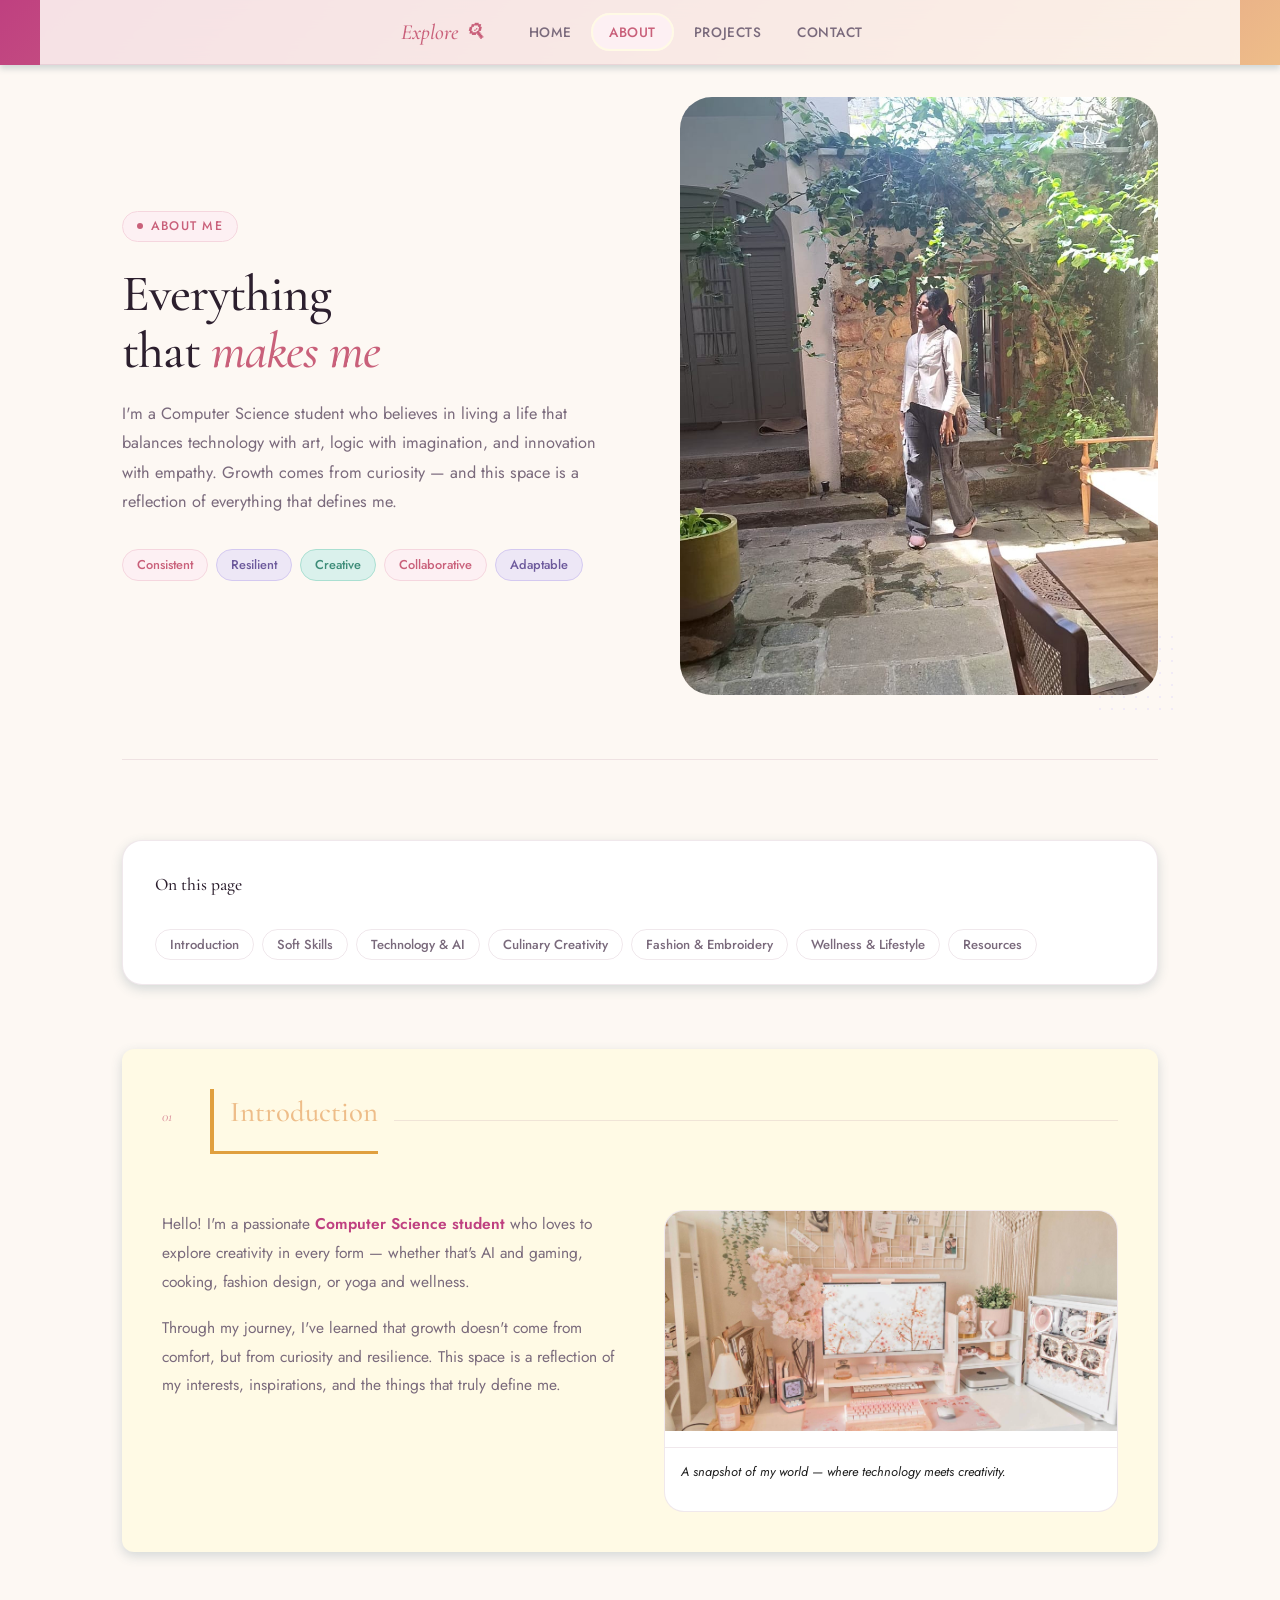
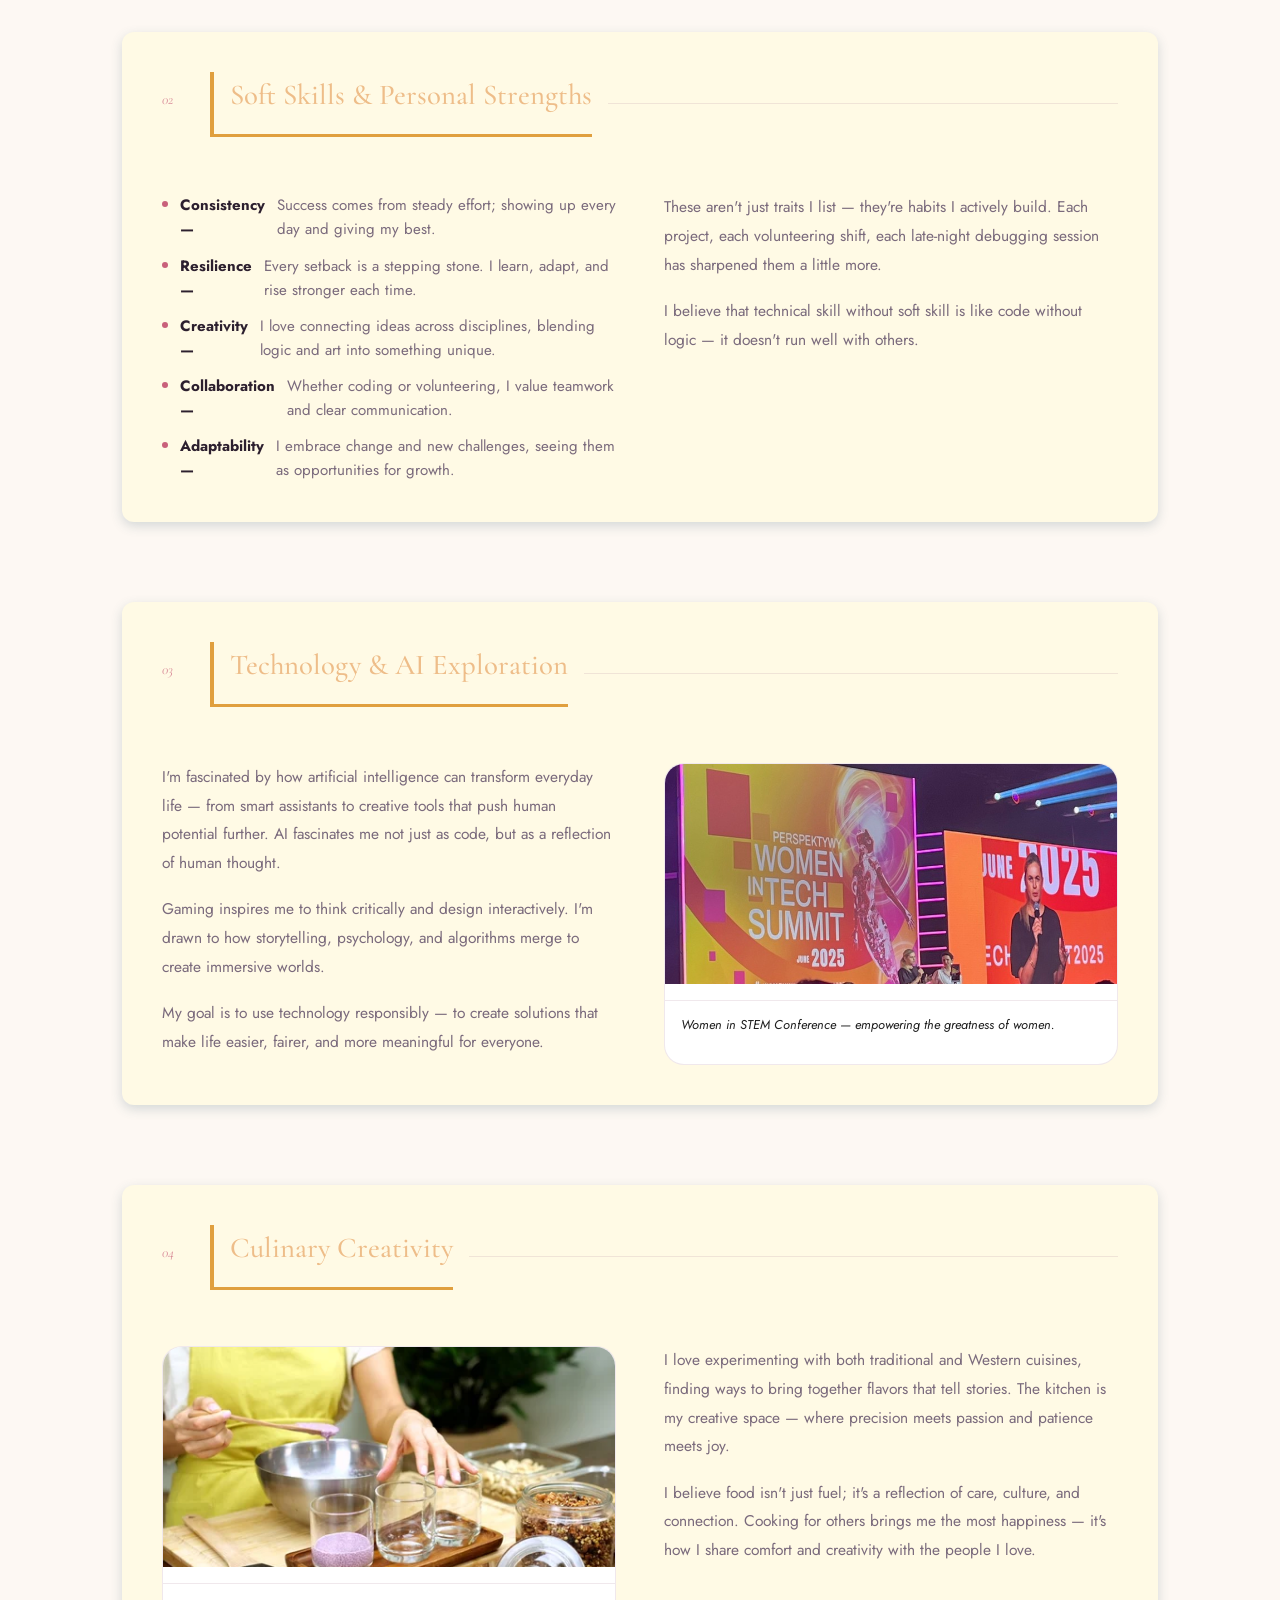
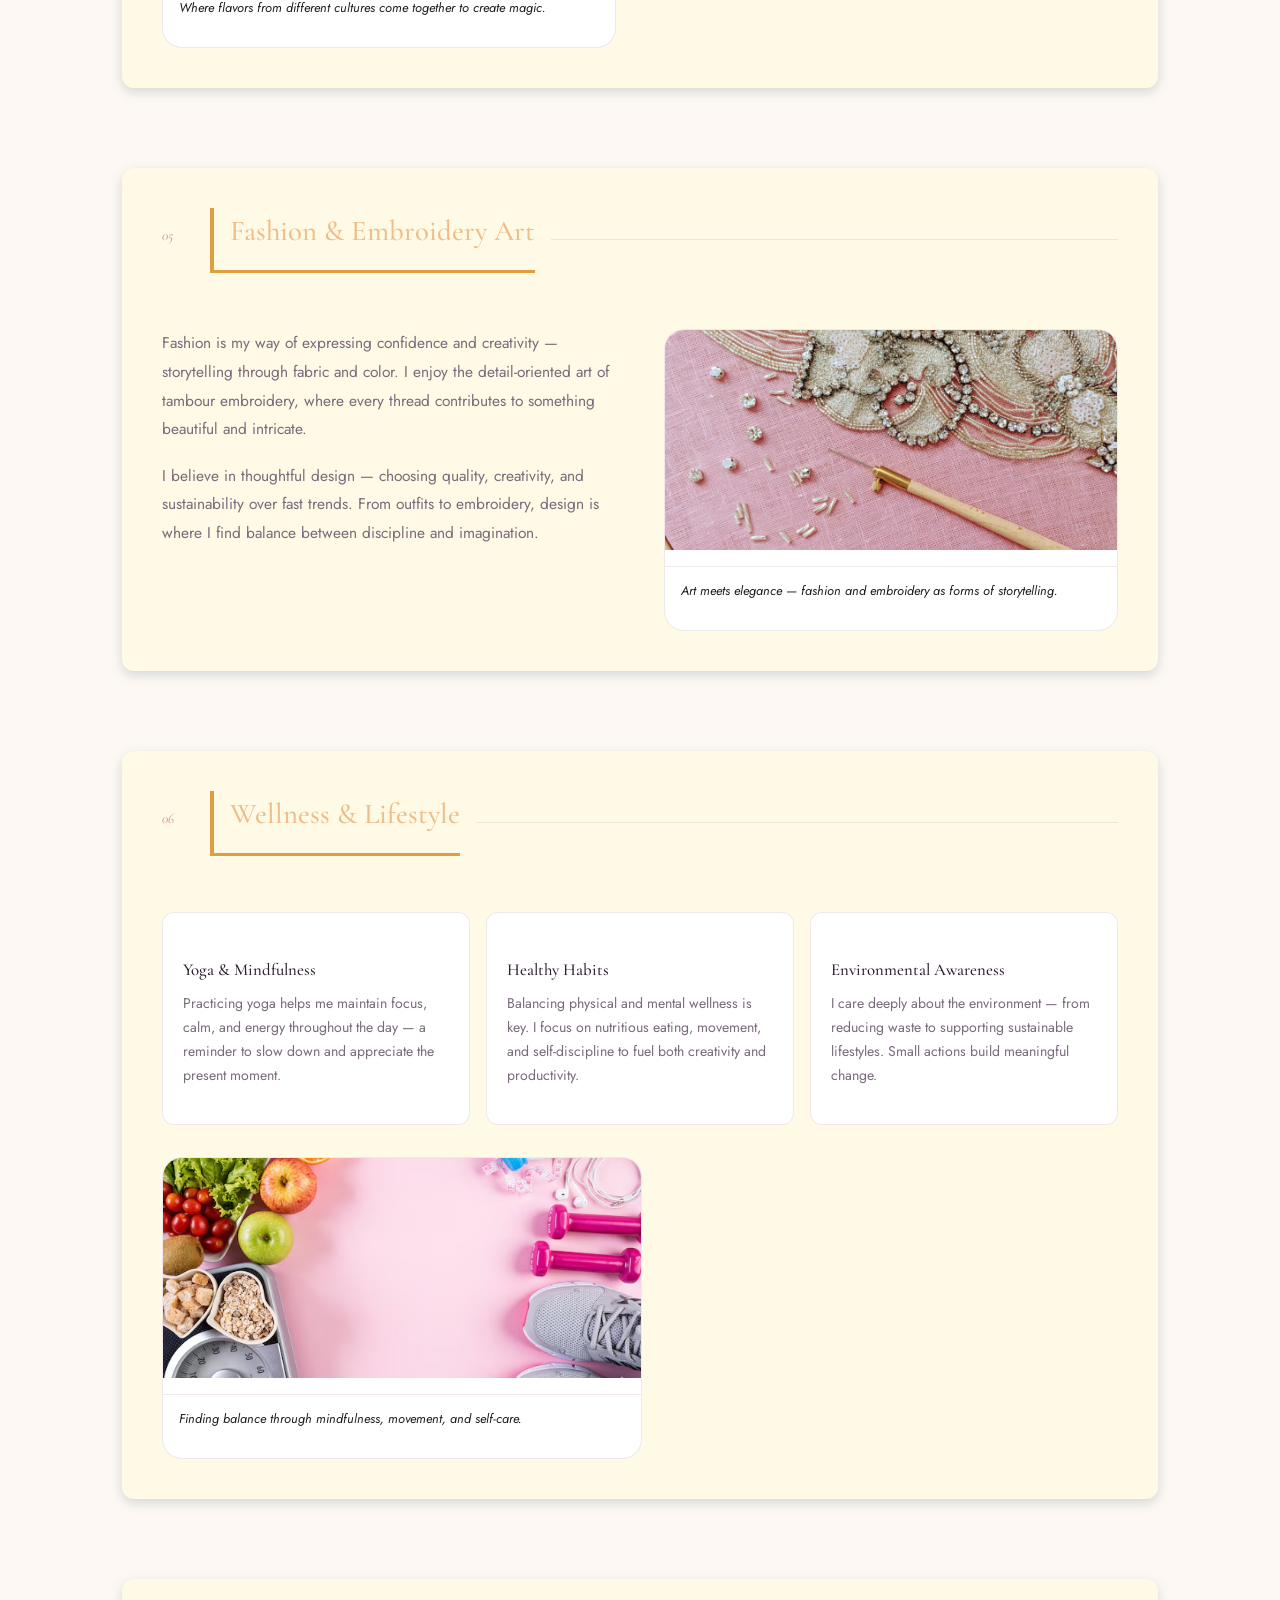
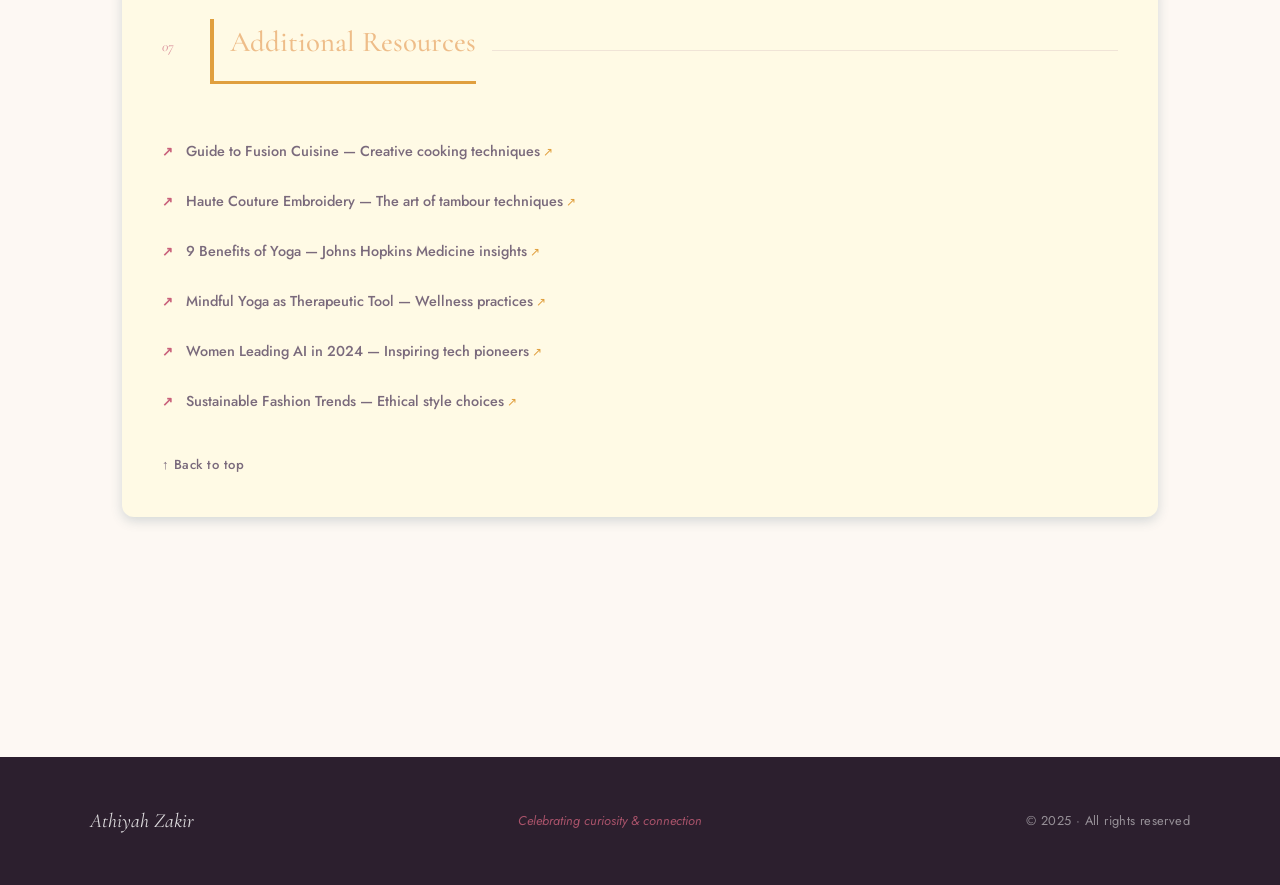
<file: about.html>
<!DOCTYPE html>
<html lang="en">
<head>
  <meta charset="UTF-8">
  <meta name="viewport" content="width=device-width, initial-scale=1.0">
  <title>Athiyah Zakir · About Me</title>
  <link rel="stylesheet" href="css/styles.css">
  <link rel="stylesheet" href="css/about.css">
</head>
<body>

  <!-- ── Navigation ──────────────────────────────────── -->
  <header>
    <nav class="site-nav">
      <div class="nav-inner">
        <a href="index.html" class="nav-logo">Explore  🔍︎ &emsp;</a>
        <ul class="nav-links">
          <li><a href="index.html">Home</a></li>
          <li><a href="about.html" class="active">About</a></li>
          <li><a href="blog.html">Projects</a></li>
          <li><a href="contact.html">Contact</a></li>
        </ul>
        <button class="nav-toggle" id="navToggle" aria-label="Toggle menu" aria-expanded="false">
          <span></span><span></span><span></span>
        </button>
      </div>
    </nav>
  </header>

  <main>

    <!-- ── Page Hero ──────────────────────────────────── -->
    <section class="about-hero" id="top">

      <div class="about-hero-text">
        <span class="page-eyebrow">About me</span>

        <h1 class="about-heading">
          Everything<br>that <em>makes me</em>
        </h1>

        <p class="about-intro">
          I'm a Computer Science student who believes in living a life that balances
          technology with art, logic with imagination, and innovation with empathy.
          Growth comes from curiosity — and this space is a reflection of everything
          that defines me.
        </p>

        <div class="strength-pills">
          <span class="pill pill-rose">Consistent</span>
          <span class="pill pill-lavender">Resilient</span>
          <span class="pill pill-mint">Creative</span>
          <span class="pill pill-rose">Collaborative</span>
          <span class="pill pill-lavender">Adaptable</span>
        </div>
      </div>

      <div class="about-image-wrap">
        <div class="about-image-frame">
          <img src="images/just-me.jpeg" alt="Athiyah's creative workspace">
        </div>
        <div class="about-dots"></div>
      </div>

    </section>

    <!-- ── Table of Contents ───────────────────────────── -->
    <nav class="toc-section" aria-label="Page contents">
      <span class="toc-label">On this page</span>
      <ul class="toc-links">
        <li><a href="#introduction">Introduction</a></li>
        <li><a href="#soft-skills">Soft Skills</a></li>
        <li><a href="#tech-ai">Technology &amp; AI</a></li>
        <li><a href="#culinary">Culinary Creativity</a></li>
        <li><a href="#fashion">Fashion &amp; Embroidery</a></li>
        <li><a href="#wellness">Wellness &amp; Lifestyle</a></li>
        <li><a href="#resources">Resources</a></li>
      </ul>
    </nav>

    <!-- ── Introduction ───────────────────────────────── -->
    <section id="introduction" class="content-section">
      <div class="section-header">
        <span class="section-num">01</span>
        <h2 class="section-title">Introduction</h2>
        <span class="section-line"></span>
      </div>

      <div class="content-body">
        <div class="content-prose">
          <p>
            Hello! I'm a passionate <strong>Computer Science student</strong> who loves
            to explore creativity in every form — whether that's AI and gaming, cooking,
            fashion design, or yoga and wellness.
          </p>
          <p>
            Through my journey, I've learned that growth doesn't come from comfort, but
            from curiosity and resilience. This space is a reflection of my interests,
            inspirations, and the things that truly define me.
          </p>
        </div>
        <div class="img-card">
          <img src="images/about-me.jpg" alt="Portrait or creative workspace">
          <p class="img-caption">A snapshot of my world — where technology meets creativity.</p>
        </div>
      </div>
    </section>

    <!-- ── Soft Skills ────────────────────────────────── -->
    <section id="soft-skills" class="content-section">
      <div class="section-header">
        <span class="section-num">02</span>
        <h2 class="section-title">Soft Skills &amp; Personal Strengths</h2>
        <span class="section-line"></span>
      </div>

      <div class="content-body">
        <ul class="strength-list">
          <li><strong>Consistency —</strong> Success comes from steady effort; showing up every day and giving my best.</li>
          <li><strong>Resilience —</strong> Every setback is a stepping stone. I learn, adapt, and rise stronger each time.</li>
          <li><strong>Creativity —</strong> I love connecting ideas across disciplines, blending logic and art into something unique.</li>
          <li><strong>Collaboration —</strong> Whether coding or volunteering, I value teamwork and clear communication.</li>
          <li><strong>Adaptability —</strong> I embrace change and new challenges, seeing them as opportunities for growth.</li>
        </ul>
        <div class="content-prose">
          <p>
            These aren't just traits I list — they're habits I actively build. Each project, 
            each volunteering shift, each late-night debugging session has sharpened them 
            a little more.
          </p>
          <p>
            I believe that technical skill without soft skill is like code without logic — 
            it doesn't run well with others.
          </p>
        </div>
      </div>
    </section>

    <!-- ── Technology & AI ───────────────────────────── -->
    <section id="tech-ai" class="content-section">
      <div class="section-header">
        <span class="section-num">03</span>
        <h2 class="section-title">Technology &amp; AI Exploration</h2>
        <span class="section-line"></span>
      </div>

      <div class="content-body">
        <div class="content-prose">
          <p>
            I'm fascinated by how artificial intelligence can transform everyday life —
            from smart assistants to creative tools that push human potential further.
            AI fascinates me not just as code, but as a reflection of human thought.
          </p>
          <p>
            Gaming inspires me to think critically and design interactively. I'm drawn
            to how storytelling, psychology, and algorithms merge to create immersive worlds.
          </p>
          <p>
            My goal is to use technology responsibly — to create solutions that make life
            easier, fairer, and more meaningful for everyone.
          </p>
        </div>
        <div class="img-card">
          <img src="images/tech-ai.jpg" alt="Women in STEM conference">
          <p class="img-caption">Women in STEM Conference — empowering the greatness of women.</p>
        </div>
      </div>
    </section>

    <!-- ── Culinary Creativity ────────────────────────── -->
    <section id="culinary" class="content-section">
      <div class="section-header">
        <span class="section-num">04</span>
        <h2 class="section-title">Culinary Creativity</h2>
        <span class="section-line"></span>
      </div>

      <div class="content-body">
        <div class="img-card">
          <img src="images/culinary-creativity.jpg" alt="Fusion cooking dishes">
          <p class="img-caption">Where flavors from different cultures come together to create magic.</p>
        </div>
        <div class="content-prose">
          <p>
            I love experimenting with both traditional and Western cuisines, finding ways
            to bring together flavors that tell stories. The kitchen is my creative space —
            where precision meets passion and patience meets joy.
          </p>
          <p>
            I believe food isn't just fuel; it's a reflection of care, culture, and
            connection. Cooking for others brings me the most happiness — it's how I
            share comfort and creativity with the people I love.
          </p>
        </div>
      </div>
    </section>

    <!-- ── Fashion & Embroidery ───────────────────────── -->
    <section id="fashion" class="content-section">
      <div class="section-header">
        <span class="section-num">05</span>
        <h2 class="section-title">Fashion &amp; Embroidery Art</h2>
        <span class="section-line"></span>
      </div>

      <div class="content-body">
        <div class="content-prose">
          <p>
            Fashion is my way of expressing confidence and creativity — storytelling
            through fabric and color. I enjoy the detail-oriented art of tambour embroidery,
            where every thread contributes to something beautiful and intricate.
          </p>
          <p>
            I believe in thoughtful design — choosing quality, creativity, and
            sustainability over fast trends. From outfits to embroidery, design is
            where I find balance between discipline and imagination.
          </p>
        </div>
        <div class="img-card">
          <img src="images/fashion-art.jpg" alt="Fashion sketches or embroidery work">
          <p class="img-caption">Art meets elegance — fashion and embroidery as forms of storytelling.</p>
        </div>
      </div>
    </section>

    <!-- ── Wellness ───────────────────────────────────── -->
    <section id="wellness" class="content-section">
      <div class="section-header">
        <span class="section-num">06</span>
        <h2 class="section-title">Wellness &amp; Lifestyle</h2>
        <span class="section-line"></span>
      </div>

      <div class="wellness-grid">
        <div class="wellness-card">
          <h3>Yoga &amp; Mindfulness</h3>
          <p>Practicing yoga helps me maintain focus, calm, and energy throughout the day — a reminder to slow down and appreciate the present moment.</p>
        </div>
        <div class="wellness-card">
          <h3>Healthy Habits</h3>
          <p>Balancing physical and mental wellness is key. I focus on nutritious eating, movement, and self-discipline to fuel both creativity and productivity.</p>
        </div>
        <div class="wellness-card">
          <h3>Environmental Awareness</h3>
          <p>I care deeply about the environment — from reducing waste to supporting sustainable lifestyles. Small actions build meaningful change.</p>
        </div>
      </div>

      <div class="img-card" style="max-width: 480px;">
        <img src="images/wellness-lifestyle.jpg" alt="Yoga practice and mindful living">
        <p class="img-caption">Finding balance through mindfulness, movement, and self-care.</p>
      </div>
    </section>

    <!-- ── Resources ──────────────────────────────────── -->
    <section id="resources" class="content-section">
      <div class="section-header">
        <span class="section-num">07</span>
        <h2 class="section-title">Additional Resources</h2>
        <span class="section-line"></span>
      </div>

      <ul class="resource-list">
        <li><a href="https://www.masterclass.com/articles/fusion-dishes" target="_blank" rel="noopener">Guide to Fusion Cuisine — Creative cooking techniques</a></li>
        <li><a href="https://byhandlondon.com/blogs/by-hand-london/a-touch-of-haute-couture" target="_blank" rel="noopener">Haute Couture Embroidery — The art of tambour techniques</a></li>
        <li><a href="https://www.hopkinsmedicine.org/health/wellness-and-prevention/9-benefits-of-yoga" target="_blank" rel="noopener">9 Benefits of Yoga — Johns Hopkins Medicine insights</a></li>
        <li><a href="https://positivepsychology.com/mindfulness-yoga/" target="_blank" rel="noopener">Mindful Yoga as Therapeutic Tool — Wellness practices</a></li>
        <li><a href="https://www.womentech.net/blog/10-women-in-tech-leading-ai-in-2024" target="_blank" rel="noopener">Women Leading AI in 2024 — Inspiring tech pioneers</a></li>
        <li><a href="https://www.gofynd.com/thecloset/sustainable-fashion-trends" target="_blank" rel="noopener">Sustainable Fashion Trends — Ethical style choices</a></li>
      </ul>

      <a href="#top" class="back-to-top">↑ Back to top</a>
    </section>

  </main>

  <!-- ── Footer ─────────────────────────────────────────── -->
  <footer class="site-footer">
    <div class="footer-inner">
      <span class="footer-logo">Athiyah Zakir</span>
      <span class="footer-tagline">Celebrating curiosity &amp; connection</span>
      <span class="footer-copy">&copy; 2025 · All rights reserved</span>
    </div>
  </footer>

  <script>
  (function () {
    const toggle = document.getElementById('navToggle');
    const links  = document.querySelector('.nav-links');
    toggle.addEventListener('click', function () {
      const open = links.classList.toggle('open');
      toggle.classList.toggle('open', open);
      toggle.setAttribute('aria-expanded', open);
    });
    links.querySelectorAll('a').forEach(function (a) {
      a.addEventListener('click', function () {
        links.classList.remove('open');
        toggle.classList.remove('open');
        toggle.setAttribute('aria-expanded', false);
      });
    });
  })();
</script>
</body>
</html>
</file>
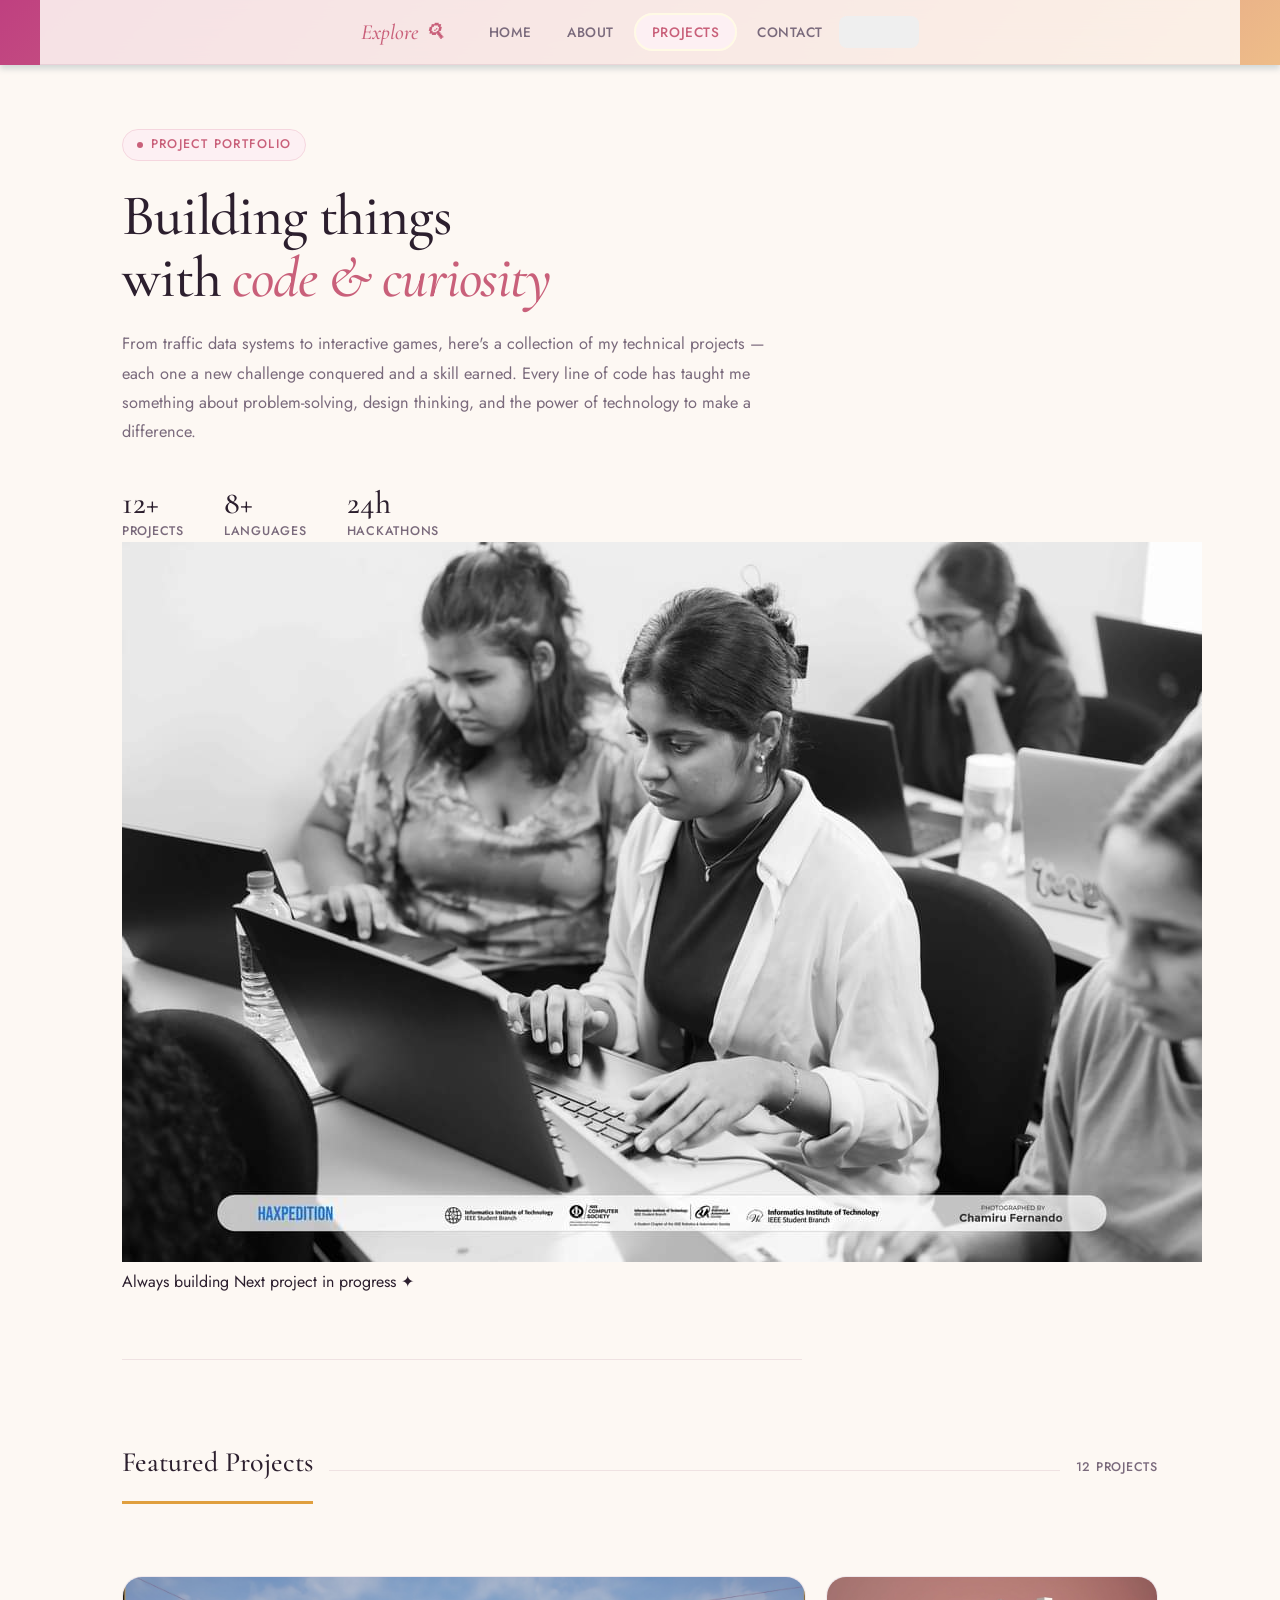
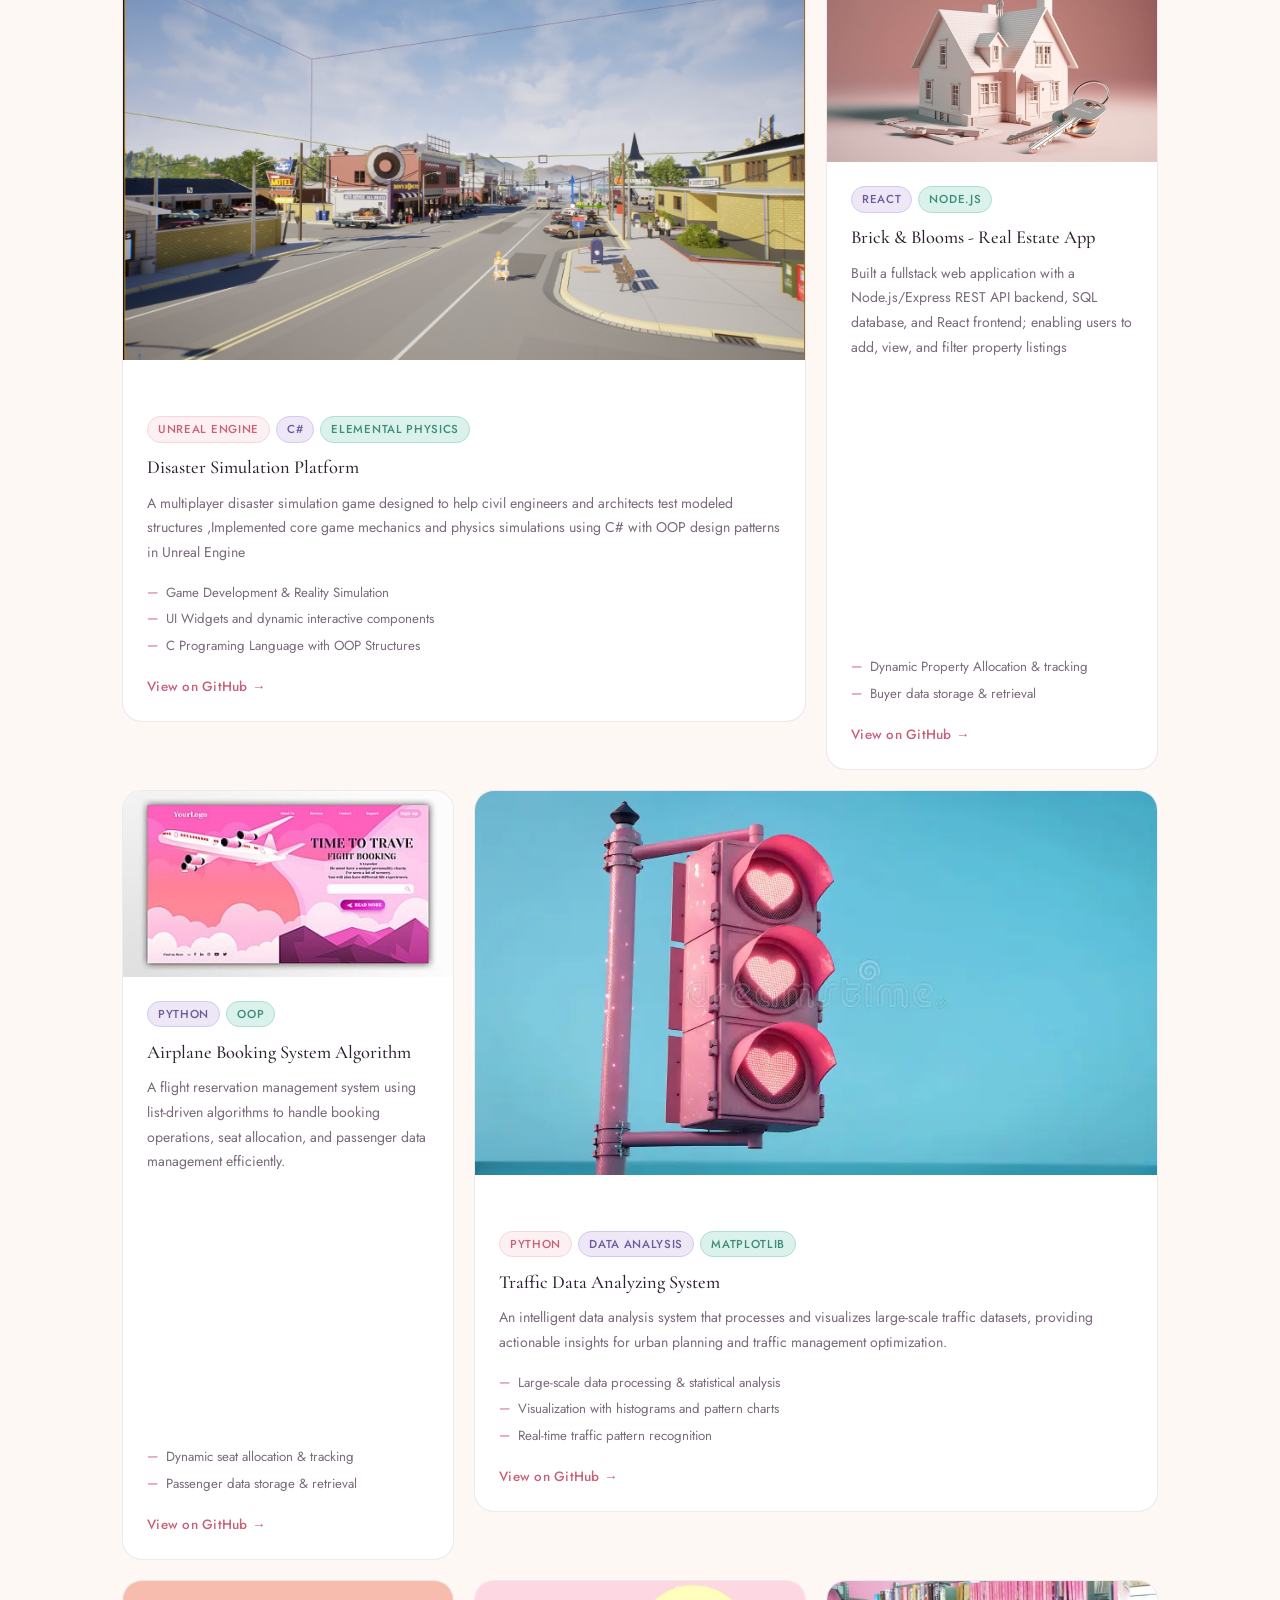
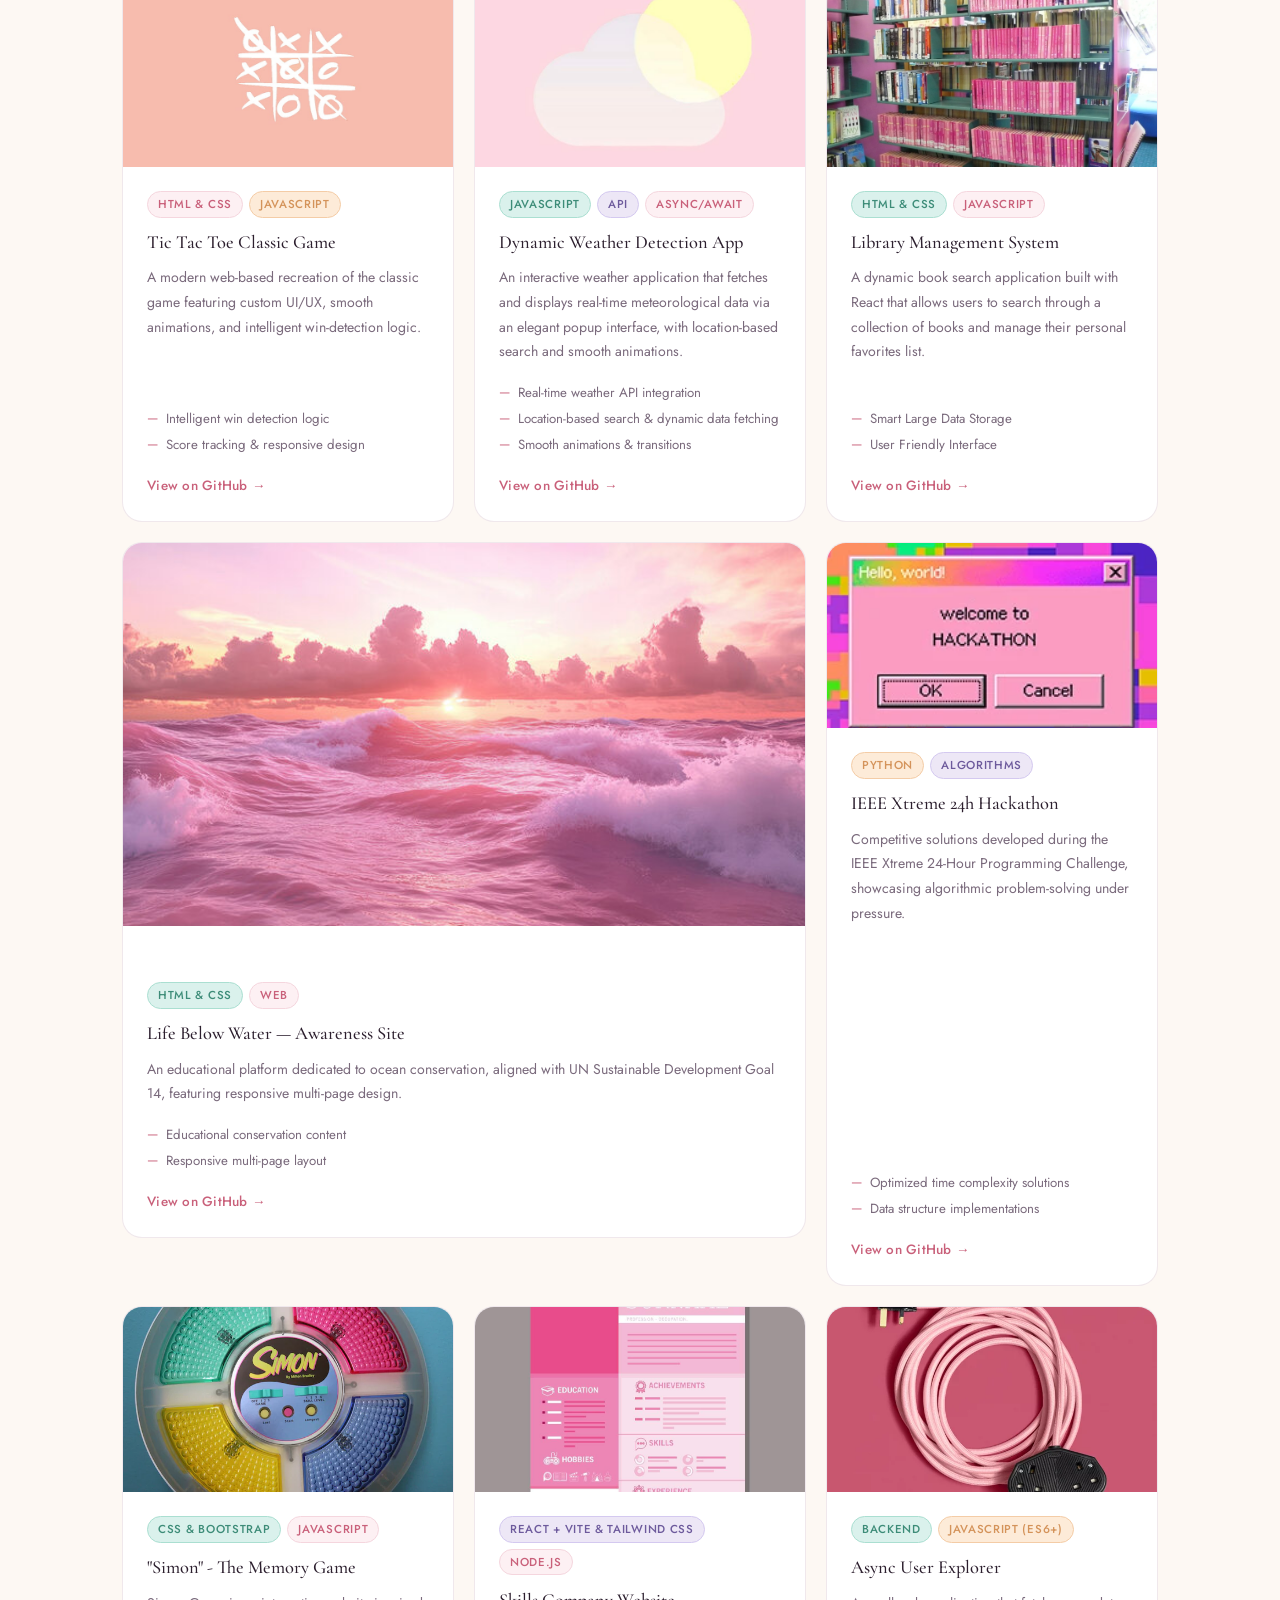
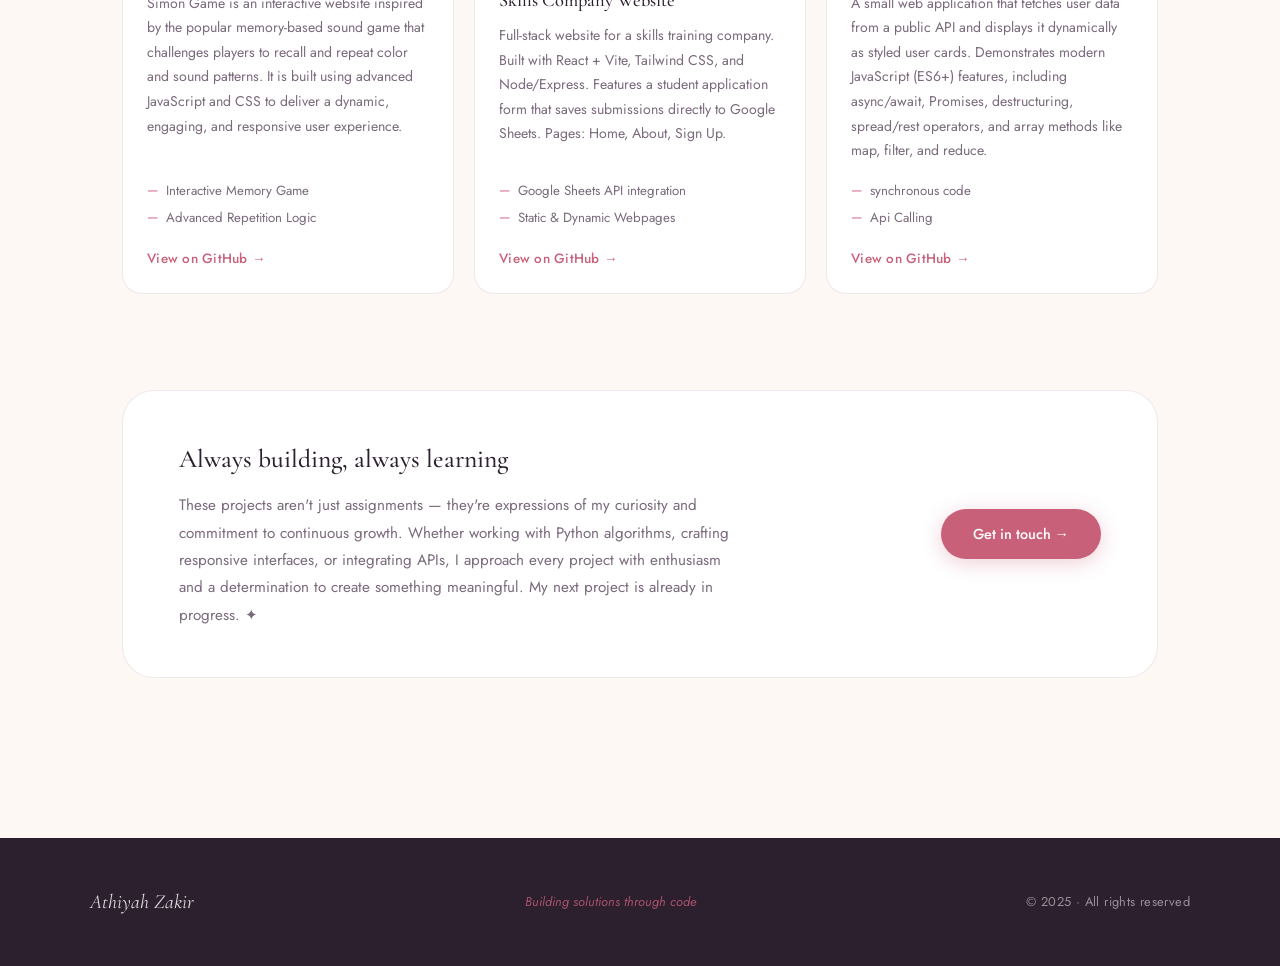
<file: blog.html>
<!DOCTYPE html>
<html lang="en">
<head>
  <meta charset="UTF-8">
  <meta name="viewport" content="width=device-width, initial-scale=1.0">
  <title>Athiyah Zakir · Projects</title>
  <link rel="stylesheet" href="css/styles.css">
  <link rel="stylesheet" href="css/blog.css">
</head>
<body>

  <!-- ── Navigation ──────────────────────────────────── -->
  <header>
    <nav class="site-nav">
      <div class="nav-inner">
        <a href="index.html" class="nav-logo">Explore  🔍︎ &emsp; </a>
        <ul class="nav-links">
          <li><a href="index.html">Home</a></li>
          <li><a href="about.html">About</a></li>
          <li><a href="blog.html" class="active">Projects</a></li>
          <li><a href="contact.html">Contact</a></li>
        </ul>
        <button class="nav-toggle" id="navToggle" aria-label="Toggle menu" aria-expanded="false">
          <span></span><span></span><span></span>
        </button>
      </div>
    </nav>
  </header>

  <main>

    <!-- ── Page Hero ──────────────────────────────────── -->
    <section class="projects-hero">
      <div class="projects-hero-inner">

        <div class="projects-hero-text">
          <span class="page-eyebrow">Project portfolio</span>

          <h1 class="projects-heading">
            Building things<br>with <em>code &amp; curiosity</em>
          </h1>

          <p class="projects-intro">
            From traffic data systems to interactive games, here's a collection of my
            technical projects — each one a new challenge conquered and a skill earned.
            Every line of code has taught me something about problem-solving, design
            thinking, and the power of technology to make a difference.
          </p>

          <div class="stats-row">
            <div class="stat">
              <span class="stat-num">12+</span>
              <span class="stat-label">Projects</span>
            </div>
            <div class="stat">
              <span class="stat-num">8+</span>
              <span class="stat-label">Languages</span>
            </div>
            <div class="stat">
              <span class="stat-num">24h</span>
              <span class="stat-label">Hackathons</span>
            </div>
          </div>
        </div>

        <!-- ── Hero photo ──────────────────────────── -->
        <div class="projects-hero-img">
          <div class="hero-img-frame">
            <img src="images/projects-hero.jpeg" alt="Athiyah coding and building projects">
          </div>
          <div class="hero-img-tag">
            <span class="tag-label">Always building</span>
            <span class="tag-value">Next project in progress ✦</span>
          </div>
        </div>

      </div>
    </section>

    <!-- ── Projects Grid ──────────────────────────────── -->
    <section class="projects-section">
      <div class="section-header">
        <h2 class="section-title">Featured Projects</h2>
        <span class="section-line"></span>
        <span class="section-count">12 projects</span>
      </div>

      <div class="projects-grid">

<!-- Featured: Disaster-X  -->
        <article class="project-card featured">
          <div class="card-img">
            <img src="images/project7.jpeg" alt="Disaster Simulation Platform">
          </div>
          <div class="card-body">
            <div class="card-tag-row">
              <span class="card-tag tag-rose">Unreal Engine</span>
              <span class="card-tag tag-lavender">C#</span>
              <span class="card-tag tag-mint">Elemental Physics</span>
            </div>
            <h3 class="card-title">Disaster Simulation Platform</h3>
            <p class="card-desc">
              A multiplayer disaster simulation game designed to help civil engineers and architects test modeled
              structures ,Implemented core game mechanics and physics simulations using C# with OOP design
              patterns in Unreal Engine
            </p>
            <ul class="card-features">
              <li>Game Development &amp; Reality Simulation</li>
              <li>UI Widgets and dynamic interactive components </li>
              <li>C Programing Language with OOP Structures</li>
            </ul>
            <a href="https://github.com/AthiyahZakir" target="_blank" rel="noopener" class="card-link">
              View on GitHub →
            </a>
          </div>
        </article>

        <!-- Brick and Blooms -->
        <article class="project-card">
          <div class="card-img">
            <img src="images/project8.jpg" alt="Real Estate Dynamic Interface">
          </div>
          <div class="card-body">
            <div class="card-tag-row">
              <span class="card-tag tag-lavender">React</span>
              <span class="card-tag tag-mint">Node.js</span>
            </div>
            <h3 class="card-title">Brick & Blooms - Real Estate App</h3>
            <p class="card-desc">
              Built a fullstack web application with a Node.js/Express REST API backend, SQL database, and React
              frontend; enabling users to add, view, and filter property listings
            </p>
            <ul class="card-features">
              <li>Dynamic Property Allocation &amp; tracking</li>
              <li>Buyer data storage &amp; retrieval</li>
            </ul>
            <a href="https://github.com/AthiyahZakir/estate-app" target="_blank" rel="noopener" class="card-link">
              View on GitHub →
            </a>
          </div>
        </article>

        <!-- Airplane Booking -->
        <article class="project-card">
          <div class="card-img">
            <img src="images/project5.jpg" alt="Airline booking interface">
          </div>
          <div class="card-body">
            <div class="card-tag-row">
              <span class="card-tag tag-lavender">Python</span>
              <span class="card-tag tag-mint">OOP</span>
            </div>
            <h3 class="card-title">Airplane Booking System Algorithm</h3>
            <p class="card-desc">
              A flight reservation management system using list-driven algorithms to handle
              booking operations, seat allocation, and passenger data management efficiently.
            </p>
            <ul class="card-features">
              <li>Dynamic seat allocation &amp; tracking</li>
              <li>Passenger data storage &amp; retrieval</li>
            </ul>
            <a href="https://github.com/AthiyahZakir/Airplane-Booking-Solution-" target="_blank" rel="noopener" class="card-link">
              View on GitHub →
            </a>
          </div>
        </article>

        <!-- Featured: TRAFFIC  -->
        <article class="project-card featured">
          <div class="card-img">
            <img src="images/project1.jpg" alt="Traffic data visualization">
          </div>
          <div class="card-body">
            <div class="card-tag-row">
              <span class="card-tag tag-rose">Python</span>
              <span class="card-tag tag-lavender">Data Analysis</span>
              <span class="card-tag tag-mint">Matplotlib</span>
            </div>
            <h3 class="card-title">Traffic Data Analyzing System</h3>
            <p class="card-desc">
              An intelligent data analysis system that processes and visualizes large-scale
              traffic datasets, providing actionable insights for urban planning and
              traffic management optimization.
            </p>
            <ul class="card-features">
              <li>Large-scale data processing &amp; statistical analysis</li>
              <li>Visualization with histograms and pattern charts</li>
              <li>Real-time traffic pattern recognition</li>
            </ul>
            <a href="https://github.com/AthiyahZakir/Traffic-data-Analyzing-System" target="_blank" rel="noopener" class="card-link">
              View on GitHub →
            </a>
          </div>
        </article>

        <!-- Tic Tac Toe -->
        <article class="project-card">
          <div class="card-img">
            <img src="images/project6.jpg" alt="Tic Tac Toe game">
          </div>
          <div class="card-body">
            <div class="card-tag-row">
              <span class="card-tag tag-rose">HTML &amp; CSS</span>
              <span class="card-tag tag-amber">JavaScript</span>
            </div>
            <h3 class="card-title">Tic Tac Toe Classic Game</h3>
            <p class="card-desc">
              A modern web-based recreation of the classic game featuring custom UI/UX,
              smooth animations, and intelligent win-detection logic.
            </p>
            <ul class="card-features">
              <li>Intelligent win detection logic</li>
              <li>Score tracking &amp; responsive design</li>
            </ul>
            <a href="https://github.com/AthiyahZakir/Classic-Tic-Tac-Toe---Game" target="_blank" rel="noopener" class="card-link">
              View on GitHub →
            </a>
          </div>
        </article>

        <!-- Weather App — featured -->
        <article class="project-card">
          <div class="card-img">
            <img src="images/project4.jpg" alt="Weather app interface">
          </div>
          <div class="card-body">
            <div class="card-tag-row">
              <span class="card-tag tag-mint">JavaScript</span>
              <span class="card-tag tag-lavender">API</span>
              <span class="card-tag tag-rose">Async/Await</span>
            </div>
            <h3 class="card-title">Dynamic Weather Detection App</h3>
            <p class="card-desc">
              An interactive weather application that fetches and displays real-time
              meteorological data via an elegant popup interface, with location-based
              search and smooth animations.
            </p>
            <ul class="card-features">
              <li>Real-time weather API integration</li>
              <li>Location-based search &amp; dynamic data fetching</li>
              <li>Smooth animations &amp; transitions</li>
            </ul>
            <a href="https://github.com/AthiyahZakir/Weather-App" target="_blank" rel="noopener" class="card-link">
              View on GitHub →
            </a>
          </div>
        </article>

        <!-- Libray management -->
        <article class="project-card">
          <div class="card-img">
            <img src="images/project9.jpg" alt="Book Management System">
          </div>
          <div class="card-body">
            <div class="card-tag-row">
              <span class="card-tag tag-mint">HTML &amp; CSS</span>
              <span class="card-tag tag-rose">Javascript</span>
            </div>
            <h3 class="card-title">Library Management System</h3>
            <p class="card-desc">
              A dynamic book search application built with React that allows users to 
              search through a collection of books and manage their personal favorites list.
            </p>
            <ul class="card-features">
              <li>Smart Large Data Storage</li>
              <li>User Friendly Interface</li>
            </ul>
            <a href="https://github.com/AthiyahZakir/Library-Mangaement-System-" target="_blank" rel="noopener" class="card-link">
              View on GitHub →
            </a>
          </div>
        </article>

        <!-- Life Below Water -->
        <article class="project-card featured">
          <div class="card-img">
            <img src="images/project3.jpg" alt="Ocean conservation website">
          </div>
          <div class="card-body">
            <div class="card-tag-row">
              <span class="card-tag tag-mint">HTML &amp; CSS</span>
              <span class="card-tag tag-rose">Web</span>
            </div>
            <h3 class="card-title">Life Below Water — Awareness Site</h3>
            <p class="card-desc">
              An educational platform dedicated to ocean conservation, aligned with
              UN Sustainable Development Goal 14, featuring responsive multi-page design.
            </p>
            <ul class="card-features">
              <li>Educational conservation content</li>
              <li>Responsive multi-page layout</li>
            </ul>
            <a href="https://github.com/AthiyahZakir" target="_blank" rel="noopener" class="card-link">
              View on GitHub →
            </a>
          </div>
        </article>

        <!-- Hackathon -->
        <article class="project-card">
          <div class="card-img">
            <img src="images/project2.jpg" alt="IEEE Hackathon">
          </div>
          <div class="card-body">
            <div class="card-tag-row">
              <span class="card-tag tag-amber">Python</span>
              <span class="card-tag tag-lavender">Algorithms</span>
            </div>
            <h3 class="card-title">IEEE Xtreme 24h Hackathon</h3>
            <p class="card-desc">
              Competitive solutions developed during the IEEE Xtreme 24-Hour Programming
              Challenge, showcasing algorithmic problem-solving under pressure.
            </p>
            <ul class="card-features">
              <li>Optimized time complexity solutions</li>
              <li>Data structure implementations</li>
            </ul>
            <a href="https://github.com/AthiyahZakir/IEEE-Xtreme-24-Hour-Programming-Challenge.git" target="_blank" rel="noopener" class="card-link">
              View on GitHub →
            </a>
          </div>
        </article>

        <!-- simon game -->
        <article class="project-card">
          <div class="card-img">
            <img src="images/project10.jpg" alt="simon game ">
          </div>
          <div class="card-body">
            <div class="card-tag-row">
              <span class="card-tag tag-mint">CSS &amp; BootStrap</span>
              <span class="card-tag tag-rose">Javascript</span>
            </div>
            <h3 class="card-title">"Simon" - The Memory Game</h3>
            <p class="card-desc">
              Simon Game is an interactive website inspired by the popular 
              memory-based sound game that challenges players to recall and repeat color
               and sound patterns. It is built using advanced JavaScript and CSS 
              to deliver a dynamic, engaging, and responsive user experience. 
            </p>
            <ul class="card-features">
              <li>Interactive Memory Game</li>
              <li>Advanced Repetition Logic</li>
            </ul>
            <a href="https://github.com/AthiyahZakir/Simon-Game" target="_blank" rel="noopener" class="card-link">
              View on GitHub →
            </a>
          </div>
        </article>

        <!-- Skills company website -->
        <article class="project-card">
          <div class="card-img">
            <img src="images/project11.jpg" alt="Skills company website">
          </div>
          <div class="card-body">
            <div class="card-tag-row">
              <span class="card-tag tag-lavender">React + Vite &amp; Tailwind CSS</span>
              <span class="card-tag tag-rose">Node.js</span>
            </div>
            <h3 class="card-title">Skills Company Website</h3>
            <p class="card-desc">
              Full-stack website for a skills training company. Built with React + Vite, Tailwind CSS, and Node/Express. Features a student application form 
              that saves submissions directly to Google Sheets. Pages: Home, About, Sign Up.
            </p>
            <ul class="card-features">
              <li>Google Sheets API integration</li>
              <li>Static & Dynamic Webpages</li>
            </ul>
            <a href="https://github.com/AthiyahZakir/skills-company-website" target="_blank" rel="noopener" class="card-link">
              View on GitHub →
            </a>
          </div>
        </article>

        <!-- Async User Explorer -->
        <article class="project-card">
          <div class="card-img">
            <img src="images/project12.jpg" alt="Async User Explorer">
          </div>
          <div class="card-body">
            <div class="card-tag-row">
              <span class="card-tag tag-mint">Backend</span>
              <span class="card-tag tag-amber">JavaScript (ES6+) </span>
            </div>
            <h3 class="card-title">Async User Explorer</h3>
            <p class="card-desc">
              A small web application that fetches user data from a public API and displays it dynamically 
              as styled user cards. Demonstrates modern JavaScript (ES6+) features, including async/await, Promises, 
              destructuring, spread/rest operators, and array methods like map, filter, and reduce.
            </p>
            <ul class="card-features">
              <li> synchronous code</li>
              <li>Api Calling</li>
            </ul>
            <a href="https://github.com/AthiyahZakir/AsyncUserExplorer" target="_blank" rel="noopener" class="card-link">
              View on GitHub →
            </a>
          </div>
        </article>

      </div>
    </section>

    <!-- ── Closing ────────────────────────────────────── -->
    <section class="closing-section">
      <div>
        <h2 class="closing-heading">Always building, always learning</h2>
        <p class="closing-text">
          These projects aren't just assignments — they're expressions of my curiosity
          and commitment to continuous growth. Whether working with Python algorithms,
          crafting responsive interfaces, or integrating APIs, I approach every project
          with enthusiasm and a determination to create something meaningful.
          My next project is already in progress. ✦
        </p>
      </div>
      <a href="contact.html" class="closing-cta">Get in touch →</a>
    </section>

  </main>

  <!-- ── Footer ─────────────────────────────────────────── -->
  <footer class="site-footer">
    <div class="footer-inner">
      <span class="footer-logo">Athiyah Zakir</span>
      <span class="footer-tagline">Building solutions through code</span>
      <span class="footer-copy">&copy; 2025 · All rights reserved</span>
    </div>
  </footer>

  <script>
  (function () {
    const toggle = document.getElementById('navToggle');
    const links  = document.querySelector('.nav-links');
    toggle.addEventListener('click', function () {
      const open = links.classList.toggle('open');
      toggle.classList.toggle('open', open);
      toggle.setAttribute('aria-expanded', open);
    });
    links.querySelectorAll('a').forEach(function (a) {
      a.addEventListener('click', function () {
        links.classList.remove('open');
        toggle.classList.remove('open');
        toggle.setAttribute('aria-expanded', false);
      });
    });
  })();
</script>

</body>
</html>
</file>
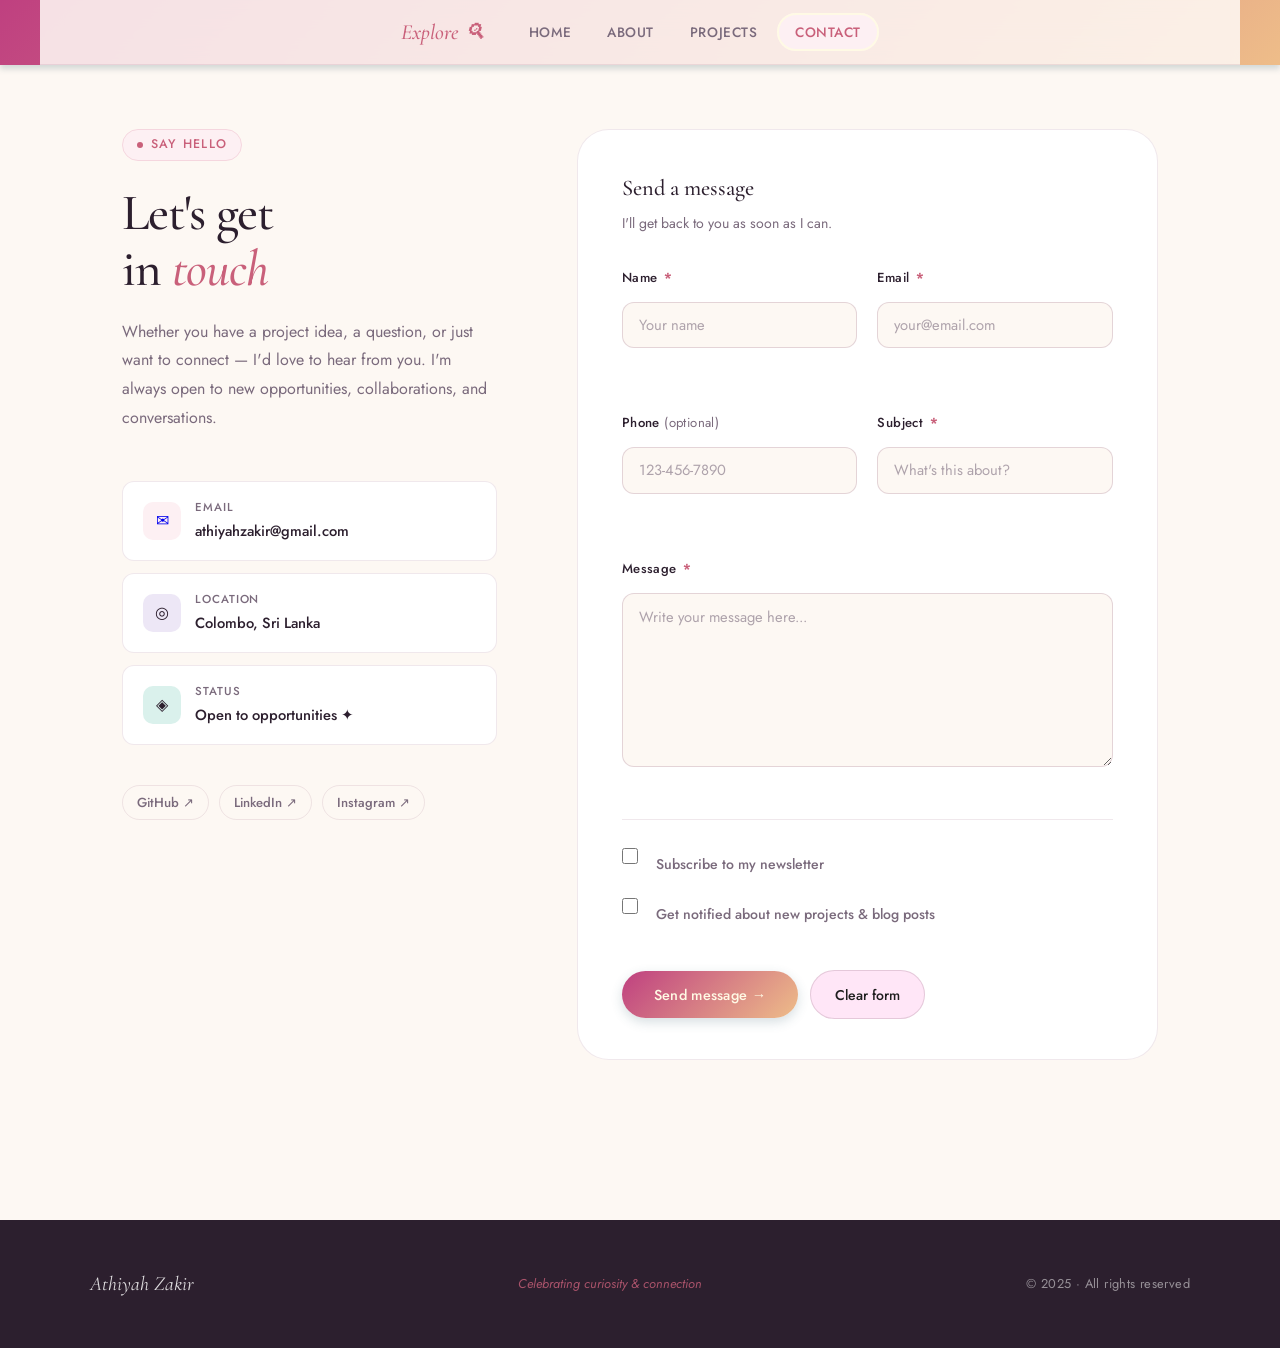
<file: contact.html>
<!DOCTYPE html>
<html lang="en">
<head>
  <meta charset="UTF-8">
  <meta name="viewport" content="width=device-width, initial-scale=1.0">
  <title>Athiyah Zakir · Contact</title>
  <link rel="stylesheet" href="css/styles.css">
  <link rel="stylesheet" href="css/contact.css">
</head>
<body>

  <!-- ── Navigation ──────────────────────────────────── -->
  <header>
    <nav class="site-nav">
      <div class="nav-inner">
        <a href="index.html" class="nav-logo">Explore  🔍︎ &emsp; </a>
        <ul class="nav-links">
          <li><a href="index.html">Home</a></li>
          <li><a href="about.html">About</a></li>
          <li><a href="blog.html">Projects</a></li>
          <li><a href="contact.html" class="active">Contact</a></li>
        </ul>
        <button class="nav-toggle" id="navToggle" aria-label="Toggle menu" aria-expanded="false">
          <span></span><span></span><span></span>
        </button>
      </div>
    </nav>
  </header>

  <main>
    <div class="contact-layout">

      <!-- ── Left: Info panel ─────────────────────────── -->
      <div class="contact-left">

        <span class="page-eyebrow">Say hello</span>

        <h1 class="contact-heading">
          Let's get<br>in <em>touch</em>
        </h1>

        <p class="contact-intro">
          Whether you have a project idea, a question, or just want to connect —
          I'd love to hear from you. I'm always open to new opportunities,
          collaborations, and conversations.
        </p>

        <div class="info-cards">

          <a href="mailto:athiyahzakir@gmail.com" class="info-card">
            <div class="info-icon icon-rose">✉</div>
            <div>
              <span class="info-label">Email</span>
              <span class="info-value">athiyahzakir@gmail.com</span>
            </div>
          </a>

          <div class="info-card">
            <div class="info-icon icon-lavender">◎</div>
            <div>
              <span class="info-label">Location</span>
              <span class="info-value">Colombo, Sri Lanka</span>
            </div>
          </div>

          <div class="info-card">
            <div class="info-icon icon-mint">◈</div>
            <div>
              <span class="info-label">Status</span>
              <span class="info-value">Open to opportunities ✦</span>
            </div>
          </div>

        </div>

        <div class="social-row">
          <a href="https://github.com/AthiyahZakir" target="_blank" rel="noopener" class="social-link">
            GitHub ↗
          </a>
          <a href="https://www.linkedin.com/in/athiyah-zakir/" target="_blank" rel="noopener" class="social-link">
            LinkedIn ↗
          </a>
          <a href="https://instagram.com" target="_blank" rel="noopener" class="social-link">
            Instagram ↗
          </a>
        </div>

      </div>

      <!-- ── Right: Form panel ─────────────────────────── -->
      <div class="form-panel">

        <!-- Default form state -->
        <div id="form-content">
          <p class="form-panel-title">Send a message</p>
          <p class="form-panel-sub">I'll get back to you as soon as I can.</p>

          <form id="contact-form" action="#" method="post" novalidate>

            <!-- Name + Email -->
            <div class="form-row">
              <div class="form-group">
                <label for="name">Name <span class="req">*</span></label>
                <input type="text" id="name" name="name" required placeholder="Your name">
              </div>
              <div class="form-group">
                <label for="email">Email <span class="req">*</span></label>
                <input type="email" id="email" name="email" required placeholder="your@email.com">
              </div>
            </div>

            <!-- Phone + Subject -->
            <div class="form-row">
              <div class="form-group">
                <label for="phone">Phone <span style="color:var(--muted);font-weight:400;">(optional)</span></label>
                <input type="tel" id="phone" name="phone" placeholder="123-456-7890">
              </div>
              <div class="form-group">
                <label for="subject">Subject <span class="req">*</span></label>
                <input type="text" id="subject" name="subject" required placeholder="What's this about?">
              </div>
            </div>

            <!-- Message -->
            <div class="form-group">
              <label for="message">Message <span class="req">*</span></label>
              <textarea id="message" name="message" rows="6" required placeholder="Write your message here..."></textarea>
            </div>

            <div class="form-divider"></div>

            <!-- Stay connected checkboxes -->
            <div class="checkbox-group">
              <label class="checkbox-label">
                <input type="checkbox" name="newsletter" value="yes">
                Subscribe to my newsletter
              </label>
              <label class="checkbox-label">
                <input type="checkbox" name="updates" value="yes">
                Get notified about new projects &amp; blog posts
              </label>
            </div>

            <!-- Buttons -->
            <div class="form-actions">
              <button type="submit" class="btn-send">Send message →</button>
              <button type="reset" class="btn-reset">Clear form</button>
            </div>

          </form>
        </div>

        <!-- Success state (shown after submit) -->
        <div class="form-success" id="form-success">
          <div class="success-icon">✓</div>
          <p class="success-title">Message sent!</p>
          <p class="success-text">
            Thank you for reaching out, I'll get back to you shortly. ✦
          </p>
        </div>

      </div>
    </div>
  </main>

  <!-- ── Footer ─────────────────────────────────────────── -->
  <footer class="site-footer">
    <div class="footer-inner">
      <span class="footer-logo">Athiyah Zakir</span>
      <span class="footer-tagline">Celebrating curiosity &amp; connection</span>
      <span class="footer-copy">&copy; 2025 · All rights reserved</span>
    </div>
  </footer>

  <script>
    const form = document.getElementById('contact-form');
    const formContent = document.getElementById('form-content');
    const formSuccess = document.getElementById('form-success');

    form.addEventListener('submit', function (e) {
      e.preventDefault();
      if (!form.checkValidity()) { form.reportValidity(); return; }
      formContent.style.display = 'none';
      formSuccess.style.display = 'flex';
    });

    (function () {
    const toggle = document.getElementById('navToggle');
    const links  = document.querySelector('.nav-links');
    toggle.addEventListener('click', function () {
      const open = links.classList.toggle('open');
      toggle.classList.toggle('open', open);
      toggle.setAttribute('aria-expanded', open);
    });
    links.querySelectorAll('a').forEach(function (a) {
      a.addEventListener('click', function () {
        links.classList.remove('open');
        toggle.classList.remove('open');
        toggle.setAttribute('aria-expanded', false);
      });
    });
  })();
  </script>
</body>
</html>
</file>
<file: css/styles.css>
* {
    margin: 0; /* Remove default margins from all elements */
    padding: 0; /* Remove default padding from all elements */
    box-sizing: border-box; /* Include padding and border in element's total width/height */
}

/* ========== COLOR VARIABLES ========== */
:root { /* CSS variables accessible globally throughout stylesheet */
    --primary-color: #bf4080; /* Main brand color - pink for creativity */
    --secondary-color: #EEBD89; /* Warm beige accent color */
    --accent-color: #E09F3E; /* Golden highlights for important elements */
    --text-dark: #1E1E1E; /* Primary text color - nearly black */
    --text-light: #335C67; /* Secondary text color - teal for less emphasis */
    --bg-light: #ffe6f7; /* Light pink background for body */
    --bg-white: #FFFAE5; /* Cream background for cards and sections */
    --card-shadow: rgba(51, 92, 103, 0.2); /* Semi-transparent shadow for depth */
}

/* ========== BODY & LAYOUT ========== */
body {
    font-family: Verdana, sans-serif;
    line-height: 1.6;
    color: var(--text-dark);
    background-color: var(--bg-light);
    min-height: 100vh;
    display: flex;
    flex-direction: column;
}

/* Main content takes remaining space */
main {
    flex: 1;
    max-width: 1200px;
    width: 100%;
    margin: 0 auto;
    padding: 2rem;
}

footer {
    margin-top: auto;
}

/* ========== HEADER & NAVIGATION (All Pages) ========== */
header {
    background: linear-gradient(135deg, var(--primary-color), var(--secondary-color)); /* REQUIREMENT 16: Linear gradient - diagonal from bottom-left to top-right */
    box-shadow: 0 4px 6px var(--card-shadow); /* REQUIREMENT 3: Box shadow for depth */
    position: sticky; /* Stays at top when scrolling */
    top: 0; /* Stick to top of viewport */
    z-index: 1000; /* Ensures header stays above other content */
}

header nav {
    max-width: 1200px; /* Constrain navigation width */
    margin: 0 auto; /* Center navigation horizontally */
    padding: 1rem 2rem; /* Vertical and horizontal padding */
    display: flex; /* Flexbox for horizontal layout */
    justify-content: space-between; /* Space between logo and nav links */
    align-items: center; /* Vertically center items */
}

header h1 {
    color: var(--bg-white); /* Light text color for contrast */
    font-size: 1.8rem; /* Large heading size */
    font-weight: 700; /* REQUIREMENT 4: Bold text effect */
    text-shadow: 2px 2px 4px rgba(0, 0, 0, 0.3); /* REQUIREMENT 3 & 4: Text shadow - horizontal, vertical, blur, semi-transparent color */
}

header nav ul {
    list-style: none; /* Remove bullet points */
    display: flex; /* Flexbox for horizontal menu */
    gap: 2rem; /* Space between navigation items */
}

header nav ul li a {
    color: var(--bg-white); /* Light link color */
    text-decoration: none; /* Remove underline */
    font-weight: 500; /* Medium font weight */
    padding: 0.5rem 1rem; /* Vertical and horizontal padding */
    border-radius: 60px; /* REQUIREMENT 15: Rounded corners - pill shape */
    transition: background-color 0.3s ease, transform 0.2s ease; /* REQUIREMENT 18: Smooth transitions on hover */
}

header nav ul li a:hover { /* REQUIREMENT 7: User action pseudo-class - hover state */
    background-color: rgba(255, 255, 255, 0.2); /* REQUIREMENT 2: Semi-transparent white background */
    transform: translateY(-2px); /* REQUIREMENT 17: Transform - lift link slightly */
}

header nav ul li a.active { /* Active page link styling */
    background-color: var(--accent-color); /* Highlight active page */
    border: 2px solid var(--bg-white); /* REQUIREMENT 14: Border around active link */
}

/* ========== INDEX PAGE STYLES ========== */

/* Hero image section */
.hero-image-section {
    margin-bottom: 3rem; /* Space below section */
    border-radius: 16px; /* REQUIREMENT 15: Rounded corners */
    overflow: hidden; /* Hide overflow from rounded corners */
    box-shadow: 0 8px 20px var(--card-shadow); /* REQUIREMENT 3: Box shadow for depth */
    background-color: var(--bg-white); /* Background color */
    padding: 1rem; /* Internal spacing */
}

.hero-image-section img {
    width: 100%; /* Full width of container */
    height: auto; /* Maintain aspect ratio */
    max-height: 500px; /* Limit height on large screens */
    object-fit: cover; /* Cover container while maintaining aspect ratio */
    border-radius: 12px; /* REQUIREMENT 15: Rounded corners */
    border: 3px solid var(--accent-color); /* REQUIREMENT 14: Border around image */
    display: block; /* Remove inline spacing */
    transition: transform 0.3s ease; /* REQUIREMENT 18: Smooth transform transition */
}

.hero-image-section img:hover { /* REQUIREMENT 7: Hover pseudo-class */
    transform: scale(1.02); /* REQUIREMENT 17: Transform - enlarge image slightly */
}

/* Hero section */
.hero {
    text-align: center; /* Center all text */
    padding: 4rem 2rem; /* Large vertical padding */
    background: linear-gradient(135deg, var(--secondary-color) 0%, var(--primary-color) 100%); /* REQUIREMENT 16: Linear gradient with percentage stops */
    color: var(--bg-white); /* Light text color */
    border-radius: 30px; /* REQUIREMENT 15: Large rounded corners */
    margin-bottom: 3rem; /* Space below hero */
    box-shadow: 0 10px 25px var(--card-shadow); /* REQUIREMENT 3: Shadow for elevation */
}

.hero h2 {
    font-size: 2.5rem; /* Large heading */
    margin-bottom: 1rem; /* Space below heading */
    animation: fadeInDown 1s ease-out; /* REQUIREMENT 19: Animation - fade in from top */
}

.hero p {
    font-size: 1.2rem; /* Larger paragraph text */
    margin-bottom: 2rem; /* Space below paragraph */
    animation: fadeInUp 1s ease-out 0.3s backwards; /* REQUIREMENT 19: Animation with 0.3s delay */
}

/* CTA button */
.cta-button {
    display: inline-block; /* Inline but with block properties */
    padding: 1rem 2rem; /* Button padding */
    background-color: var(--accent-color); /* Golden background */
    color: var(--text-dark); /* Dark text for contrast */
    text-decoration: none; /* Remove underline */
    border-radius: 30px; /* REQUIREMENT 15: Pill-shaped button */
    font-weight: 600; /* Bold text */
    transition: all 0.3s ease; /* REQUIREMENT 18: Transition all properties */
    box-shadow: 0 4px 15px rgba(224, 159, 62, 0.4); /* REQUIREMENT 3: Shadow with semi-transparent color */
}

.cta-button:hover { /* REQUIREMENT 7: Hover pseudo-class */
    background-color: var(--primary-color); /* Change to primary color */
    color: var(--bg-white); /* Light text color */
    box-shadow: 0 6px 20px rgba(158, 42, 43, 0.5); /* REQUIREMENT 2 & 3: Semi-transparent shadow */
    animation: pulse 1s infinite; /* REQUIREMENT 19: Infinite pulse animation */
}

/* Featured section */
.featured {
    display: grid; /* CSS Grid for card layout */
    grid-template-columns: repeat(auto-fit, minmax(280px, 1fr)); /* Responsive columns - minimum 280px */
    gap: 2rem; /* Space between cards */
    margin-bottom: 3rem; /* Space below section */
}

.featured h2 {
    grid-column: 1 / -1; /* Span all columns */
    font-size: 2rem; /* Large heading */
    color: var(--secondary-color); /* Secondary brand color */
    margin-bottom: 1rem; /* Space below heading */
}

.featured h2::before { content: "⭐ "; color: var(--accent-color); } /* REQUIREMENT 6: Pseudo-element with generated content - star before */
.featured h2::after { content: " ⭐"; color: var(--accent-color); } /* REQUIREMENT 6: Pseudo-element with generated content - star after */

.feature-card {
    background-color: var(--bg-white); /* Card background */
    padding: 2rem; /* Internal spacing */
    border-radius: 12px; /* REQUIREMENT 15: Rounded corners */
    box-shadow: 0 4px 12px var(--card-shadow); /* REQUIREMENT 3: Shadow for depth */
    transition: transform 0.3s ease, box-shadow 0.3s ease; /* REQUIREMENT 18: Smooth transitions */
}

.feature-card:hover { /* REQUIREMENT 7: Hover pseudo-class */
    transform: translateY(-8px); /* REQUIREMENT 17: Transform - lift card */
    box-shadow: 0 8px 24px rgba(0, 0, 0, 0.15); /* Larger shadow on hover */
}

.feature-card > h3 { /* REQUIREMENT 8: Child combinator - selects only direct h3 children */
    color: var(--primary-color); /* Primary brand color */
    margin-bottom: 1rem; /* Space below heading */
    font-size: 1.3rem; /* Medium heading size */
}

/* ========== ABOUT & BLOG PAGE STYLES ========== */

/* Page header */
.page-header {
    text-align: center; /* Center text */
    padding: 3rem 2rem; /* Generous padding */
    background: linear-gradient(135deg, var(--secondary-color) 0%, var(--primary-color) 100%); /* REQUIREMENT 16: Linear gradient */
    color: var(--bg-white); /* Light text */
    border-radius: 12px; /* REQUIREMENT 15: Rounded corners */
    margin-bottom: 2rem; /* Space below */
    box-shadow: 0 10px 25px var(--card-shadow); /* REQUIREMENT 3: Shadow */
}

.page-header h1,
.page-header h2 {
    font-size: 2.5rem; /* Large heading */
    margin-bottom: 0.5rem; /* Space below */
    color: var(--bg-white); /* Light color */
}

.page-header p {
    font-size: 1.1rem; /* Slightly larger text */
    opacity: 0.9; /* REQUIREMENT 2: Semi-transparent effect */
}

/* Table of contents - About page */
.toc-section {
    background-color: var(--bg-white); /* Background color */
    padding: 2rem; /* Internal spacing */
    border-radius: 10px; /* REQUIREMENT 15: Rounded corners */
    margin-bottom: 2rem; /* Space below */
    border-left: 5px solid var(--accent-color); /* REQUIREMENT 14: Left border accent */
    box-shadow: 0 4px 12px var(--card-shadow); /* REQUIREMENT 3: Shadow */
}

.toc-title {
    color: var(--primary-color); /* Primary color */
    font-weight: 600; /* Bold text */
    margin-bottom: 1rem; /* Space below */
    font-size: 1.3rem; /* Medium heading */
}

.toc-menu {
    list-style: none; /* Remove bullets */
    padding: 0; /* Remove padding */
}

.toc-menu li {
    margin-bottom: 0.8rem; /* Space between items */
}

.toc-menu a {
    color: var(--secondary-color); /* Secondary color */
    text-decoration: none; /* Remove underline */
    padding: 0.5rem 0; /* Vertical padding */
    display: block; /* Full width clickable */
    transition: color 0.3s ease, padding-left 0.3s ease; /* REQUIREMENT 18: Transitions */
    font-weight: 500; /* Medium weight */
}

.toc-menu a:hover { /* REQUIREMENT 7: Hover pseudo-class */
    color: var(--accent-color); /* Accent color on hover */
    padding-left: 1rem; /* REQUIREMENT 17: Transform - indent on hover */
}

/* Content sections - About page */
.content-section {
    background-color: var(--bg-white); /* Background color */
    padding: 2.5rem; /* Internal spacing */
    margin-bottom: 2rem; /* Space below */
    border-radius: 12px; /* REQUIREMENT 15: Rounded corners */
    box-shadow: 0 4px 12px var(--card-shadow); /* REQUIREMENT 3: Shadow */
    scroll-margin-top: 100px; /* Offset for sticky header when jumping to anchor */
}

.content-section h2 {
    color: var(--secondary-color); /* Secondary color */
    border-left: 4px solid var(--accent-color); /* REQUIREMENT 14: Left border */
    padding-left: 1rem; /* Space from border */
    margin-bottom: 1.5rem; /* Space below */
    font-size: 1.8rem; /* Large heading */
}

.content-section h3 {
    color: var(--primary-color); /* Primary color */
    margin-top: 1.5rem; /* Space above */
    margin-bottom: 1rem; /* Space below */
    font-size: 1.3rem; /* Medium heading */
}

.content-section p {
    margin-bottom: 1rem; /* Space below paragraphs */
    line-height: 1.8; /* Line height for readability */
    color: var(--text-dark); /* Dark text */
}

.content-section p strong {
    color: var(--primary-color); /* Primary color for emphasis */
    font-weight: 600; /* Bold text */
}

/* Section links */
.section-link {
    margin-top: 1.5rem; /* Space above */
    padding-top: 1rem; /* Space above */
    border-top: 1px solid var(--bg-light); /* REQUIREMENT 14: Top border separator */
}

.section-link a { /* REQUIREMENT 13: Relational/descendant selector */
    color: var(--accent-color); /* Accent color */
    text-decoration: none; /* Remove underline */
    font-weight: 600; /* Bold text */
    transition: color 0.3s ease; /* REQUIREMENT 18: Transition */
}

.section-link a:hover { /* REQUIREMENT 7: Hover pseudo-class */
    color: var(--primary-color); /* Primary color on hover */
}

/* Image container */
.img-container {
    text-align: center; /* Center content */
    margin: 2rem 0; /* Vertical margin */
    padding: 1rem; /* Internal spacing */
    background-color: var(--bg-light); /* Background color */
    border-radius: 10px; /* REQUIREMENT 15: Rounded corners */
}

.img-container img {
    max-width: 100%; /* Responsive - never exceed container */
    height: auto; /* Maintain aspect ratio */
    border: 3px solid var(--accent-color); /* REQUIREMENT 14: Border */
    border-radius: 8px; /* REQUIREMENT 15: Rounded corners */
    box-shadow: 0 6px 16px var(--card-shadow); /* REQUIREMENT 3: Shadow */
    transition: transform 0.3s ease; /* REQUIREMENT 18: Transition */
}

.img-container img:hover { /* REQUIREMENT 7: Hover pseudo-class */
    transform: scale(1.02); /* REQUIREMENT 17: Transform - enlarge */
}

.img-caption {
    font-style: italic; /* Italic text */
    color: var(--text-light); /* Light text color */
    margin-top: 1rem; /* Space above */
    font-size: 0.95rem; /* Slightly smaller text */
    line-height: 1.6; /* Line height */
}

/* Case studies - About page */
.case-study {
    background-color: var(--bg-light); /* Light background */
    padding: 1.5rem; /* Internal spacing */
    margin-bottom: 1.5rem; /* Space below */
    border-radius: 8px; /* REQUIREMENT 15: Rounded corners */
    border-left: 4px solid var(--primary-color); /* REQUIREMENT 14: Left border */
    transition: transform 0.3s ease, box-shadow 0.3s ease; /* REQUIREMENT 18: Transitions */
}

.case-study:hover { /* REQUIREMENT 7: Hover pseudo-class */
    transform: translateX(5px); /* REQUIREMENT 17: Transform - shift right */
    box-shadow: 0 4px 12px var(--card-shadow); /* REQUIREMENT 3: Shadow appears on hover */
}

.case-study h3 {
    color: var(--primary-color); /* Primary color */
    margin-top: 0; /* Remove top margin */
    font-size: 1.2rem; /* Medium heading */
}

.case-study p {
    margin-bottom: 0; /* Remove bottom margin */
}

/* Resource list - About page */
.resource-list {
    list-style: none; /* Remove default bullets */
    padding: 0; /* Remove padding */
}

.resource-list li {
    margin-bottom: 1rem; /* Space between items */
    padding-left: 1.5rem; /* Space for custom bullet */
    position: relative; /* For absolute positioning of pseudo-element */
}

.resource-list li::before { /* REQUIREMENT 6: Pseudo-element with generated content */
    content: "→"; /* Arrow character */
    position: absolute; /* Position relative to li */
    left: 0; /* Align to left */
    color: var(--accent-color); /* Accent color */
    font-weight: bold; /* Bold arrow */
}

.resource-list a { /* REQUIREMENT 13: Relational selector */
    color: var(--secondary-color); /* Secondary color */
    text-decoration: none; /* Remove underline */
    transition: color 0.3s ease; /* REQUIREMENT 18: Transition */
    font-weight: 500; /* Medium weight */
}

.resource-list a:hover { /* REQUIREMENT 7: Hover pseudo-class */
    color: var(--accent-color); /* Accent color on hover */
    text-decoration: underline; /* Add underline on hover */
}

.resource-list a[target="_blank"]::after { /* REQUIREMENT 5 & 6: Attribute selector with pseudo-element */
    content: " ↗"; /* External link icon */
    font-size: 0.8em; /* Smaller size */
    color: var(--accent-color); /* Accent color */
}

/* Blog intro text - Blog page */
.blog-intro-text {
    background-color: var(--bg-white); /* Background color */
    padding: 2.5rem; /* Internal spacing */
    margin-bottom: 2rem; /* Space below */
    border-radius: 12px; /* REQUIREMENT 15: Rounded corners */
    box-shadow: 0 4px 12px var(--card-shadow); /* REQUIREMENT 3: Shadow */
}

.blog-intro-text h2 {
    color: var(--secondary-color); /* Secondary color */
    font-size: 2rem; /* Large heading */
    margin-bottom: 1.5rem; /* Space below */
    text-align: center; /* Center text */
}

.blog-intro-text p {
    font-size: 1.1rem; /* Slightly larger text */
    line-height: 1.9; /* Generous line height */
    color: var(--text-dark); /* Dark text */
    margin-bottom: 1.2rem; /* Space below */
}

/* Blog cards section */
.blog-cards-section {
    margin-bottom: 3rem; /* Space below section */
}

.section-title {
    font-size: 2rem; /* Large heading */
    color: var(--secondary-color); /* Secondary color */
    text-align: center; /* Center text */
    margin-bottom: 2rem; /* Space below */
    padding-bottom: 1rem; /* Space above border */
    border-bottom: 3px solid var(--accent-color); /* REQUIREMENT 14: Bottom border */
}

.cards-container {
    display: grid; /* CSS Grid layout */
    grid-template-columns: repeat(auto-fit, minmax(280px, 1fr)); /* Responsive columns */
    gap: 2rem; /* Space between cards */
    padding: 1rem 0; /* Vertical padding */
}

.card {
    background: var(--bg-white); /* Card background */
    padding: 1.8rem; /* Internal spacing */
    border-radius: 12px; /* REQUIREMENT 15: Rounded corners */
    box-shadow: 0 4px 10px var(--card-shadow); /* REQUIREMENT 3: Shadow */
    transition: transform 0.3s ease, box-shadow 0.3s ease; /* REQUIREMENT 18: Transitions */
    text-align: left; /* Left-align text */
    border-left: 4px solid var(--primary-color); /* REQUIREMENT 14: Left border accent */
    display: flex; /* Flexbox for internal layout */
    flex-direction: column; /* Stack children vertically */
}

.card img {
    width: 100%; /* Full width */
    height: 200px; /* Fixed height */
    object-fit: cover; /* Cover area while maintaining aspect ratio */
    border-radius: 8px; /* REQUIREMENT 15: Rounded corners */
    margin-bottom: 1.2rem; /* Space below */
    border: 2px solid var(--accent-color); /* REQUIREMENT 14: Border */
}

.card h3 {
    font-size: 1.4rem; /* Medium-large heading */
    margin: 0 0 1rem 0; /* Space below only */
    color: var(--secondary-color); /* Secondary color */
    font-weight: 600; /* Bold text */
}

.card p {
    font-size: 1rem; /* Normal text size */
    line-height: 1.7; /* Line height for readability */
    color: var(--text-dark); /* Dark text */
    margin-bottom: 1.5rem; /* Space below */
    flex-grow: 1; /* Grow to fill available space - pushes button to bottom */
}

.card:hover { /* REQUIREMENT 7: Hover pseudo-class */
    transform: translateY(-8px); /* REQUIREMENT 17: Transform - lift card */
    box-shadow: 0 8px 20px rgba(0, 0, 0, 0.15); /* Larger shadow */
    border-left-color: var(--accent-color); /* Change border color */
}

.card a { /* REQUIREMENT 13: Relational selector */
    display: inline-block; /* Inline with block properties */
    padding: 0.8rem 1.5rem; /* Button padding */
    background: linear-gradient(135deg, var(--primary-color), var(--secondary-color)); /* REQUIREMENT 16: Linear gradient */
    color: white; /* White text */
    text-decoration: none; /* Remove underline */
    border-radius: 8px; /* REQUIREMENT 15: Rounded corners */
    transition: all 0.3s ease; /* REQUIREMENT 18: Transition all properties */
    font-weight: 600; /* Bold text */
    text-align: center; /* Center text */
    align-self: flex-start; /* Align to start of flex container */
}

.card a:hover { /* REQUIREMENT 7: Hover pseudo-class */
    background: linear-gradient(135deg, var(--secondary-color), var(--primary-color)); /* REQUIREMENT 16: Reversed gradient */
    transform: translateX(5px); /* REQUIREMENT 17: Transform - shift right */
    box-shadow: 0 4px 12px rgba(0, 0, 0, 0.2); /* REQUIREMENT 3: Shadow */
}

/* Blog content section */
.blog-content-section {
    background-color: var(--bg-white); /* Background color */
    padding: 2.5rem; /* Internal spacing */
    margin-bottom: 2rem; /* Space below */
    border-radius: 12px; /* REQUIREMENT 15: Rounded corners */
    box-shadow: 0 4px 12px var(--card-shadow); /* REQUIREMENT 3: Shadow */
    border-left: 5px solid var(--accent-color); /* REQUIREMENT 14: Left border */
}

.blog-content-section h2 {
    color: var(--secondary-color); /* Secondary color */
    font-size: 1.8rem; /* Large heading */
    margin-bottom: 1.5rem; /* Space below */
}

.blog-content-section p {
    font-size: 1.1rem; /* Slightly larger text */
    line-height: 1.9; /* Generous line height */
    color: var(--text-dark); /* Dark text */
    margin-bottom: 1.2rem; /* Space below */
}

.blog-content-section p strong {
    color: var(--primary-color); /* Primary color for emphasis */
    font-size: 1.15rem; /* Slightly larger */
}

/* ========== CONTACT PAGE STYLES ========== */

/* Contact header */
.contact-header {
    text-align: center; /* Center text */
    padding: 3rem 2rem; /* Generous padding */
    background: linear-gradient(135deg, var(--secondary-color), var(--primary-color)); /* REQUIREMENT 16: Linear gradient */
    color: var(--bg-white); /* Light text */
    border-radius: 12px; /* REQUIREMENT 15: Rounded corners */
    margin-bottom: 2rem; /* Space below */
    box-shadow: 0 10px 25px var(--card-shadow); /* REQUIREMENT 3: Shadow */
}

.contact-header h2 {
    font-size: 2.5rem; /* Large heading */
    margin-bottom: 0.5rem; /* Space below */
}

.contact-header p {
    font-size: 1.1rem; /* Slightly larger text */
    opacity: 0.9; /* REQUIREMENT 2: Semi-transparent */
}

/* Form container */
.form-container {
    background-color: var(--bg-white); /* Background color */
    padding: 2.5rem; /* Internal spacing */
    border-radius: 12px; /* REQUIREMENT 15: Rounded corners */
    box-shadow: 0 6px 16px var(--card-shadow); /* REQUIREMENT 3: Shadow */
    margin-bottom: 2rem; /* Space below */
}

/* Fieldsets */
fieldset {
    border: 2px solid var(--bg-light); /* REQUIREMENT 14: Border */
    border-radius: 10px; /* REQUIREMENT 15: Rounded corners */
    padding: 2rem; /* Internal spacing */
    margin-bottom: 2rem; /* Space below */
}

fieldset:nth-child(even) { /* REQUIREMENT 9 & 11: Structural/Nth pseudo-class - targets even fieldsets */
    background-color: rgba(255, 243, 176, 0.3); /* REQUIREMENT 2: Semi-transparent background */
}

legend {
    color: var(--primary-color); /* Primary color */
    font-weight: 600; /* Bold text */
    font-size: 1.2rem; /* Medium-large size */
    padding: 0 1rem; /* Horizontal padding */
}

/* Form inputs */
label {
    display: block; /* Full width */
    margin-bottom: 0.5rem; /* Space below */
    color: var(--text-dark); /* Dark text */
    font-weight: 500; /* Medium weight */
}

label span {
    color: #ef4444; /* Red color for required indicator */
    font-weight: bold; /* Bold asterisk */
}

input[type="text"], /* REQUIREMENT 5: Attribute selector - targets specific input types */
input[type="email"], /* REQUIREMENT 5: Attribute selector */
input[type="tel"], /* REQUIREMENT 5: Attribute selector */
textarea {
    width: 100%; /* Full width */
    padding: 0.8rem; /* Internal spacing */
    margin-bottom: 1.5rem; /* Space below */
    border: 2px solid var(--bg-light); /* REQUIREMENT 14: Border */
    border-radius: 8px; /* REQUIREMENT 15: Rounded corners */
    font-family: Verdana, sans-serif; /* Match body font */
    font-size: 1rem; /* Normal text size */
    transition: border-color 0.3s ease, box-shadow 0.3s ease; /* REQUIREMENT 18: Transitions */
}

input:focus, /* REQUIREMENT 7: Focus pseudo-class - accessibility */
textarea:focus { /* REQUIREMENT 7: Focus pseudo-class */
    outline: none; /* Remove default outline */
    border-color: var(--primary-color); /* Primary color border */
    box-shadow: 0 0 0 3px rgba(158, 42, 43, 0.1); /* REQUIREMENT 2 & 3: Semi-transparent shadow */
}

input:valid { /* REQUIREMENT 12: Validity pseudo-class - green for valid input */
    border-color: #4CAF50; /* Green border */
}

input:invalid { /* REQUIREMENT 12: Validity pseudo-class - red for invalid input */
    border-color: #ef4444; /* Red border */
}

textarea {
    resize: vertical; /* Allow vertical resizing only, not horizontal */
    min-height: 120px; /* Minimum height for textarea */
}

input[type="checkbox"] { /* REQUIREMENT 5: Attribute selector for checkboxes */
    margin-right: 0.5rem; /* Space to the right */
    margin-bottom: 1rem; /* Space below */
    cursor: pointer; /* Show pointer cursor on hover */
}

/* Buttons */
.button-group {
    display: flex; /* Flexbox for button layout */
    gap: 1rem; /* Space between buttons */
    justify-content: center; /* Center buttons horizontally */
    margin-top: 2rem; /* Space above */
}

button {
    padding: 1rem 2.5rem; /* Button padding */
    border: none; /* Remove default border */
    border-radius: 8px; /* REQUIREMENT 15: Rounded corners */
    font-family: Verdana, sans-serif; /* Match body font */
    font-size: 1rem; /* Normal text size */
    font-weight: 600; /* Bold text */
    cursor: pointer; /* Show pointer cursor */
    transition: all 0.3s ease; /* REQUIREMENT 18: Transition all properties */
}

button[type="submit"] { /* REQUIREMENT 5: Attribute selector for submit button */
    background: linear-gradient(135deg, var(--primary-color), var(--secondary-color)); /* REQUIREMENT 16: Linear gradient */
    color: var(--bg-white); /* Light text color */
    box-shadow: 0 4px 12px var(--card-shadow); /* REQUIREMENT 3: Shadow */
}

button[type="submit"]:hover { /* REQUIREMENT 7: Hover pseudo-class */
    transform: translateY(-3px); /* REQUIREMENT 17: Transform - lift button */
    box-shadow: 0 6px 20px rgba(158, 42, 43, 0.4); /* REQUIREMENT 2 & 3: Larger semi-transparent shadow */
}

button[type="reset"] { /* REQUIREMENT 5: Attribute selector for reset button */
    background-color: var(--bg-light); /* Light background */
    color: var(--text-dark); /* Dark text */
}

button[type="reset"]:hover { /* REQUIREMENT 7: Hover pseudo-class */
    background-color: #e6d89c; /* Darker shade on hover */
}

/* Contact info boxes */
.contact-info {
    display: grid; /* CSS Grid layout */
    grid-template-columns: repeat(auto-fit, minmax(250px, 1fr)); /* Responsive columns */
    gap: 2rem; /* Space between boxes */
    margin-top: 2rem; /* Space above */
}

.info-box {
    background-color: var(--bg-white); /* Background color */
    padding: 2rem; /* Internal spacing */
    border-radius: 12px; /* REQUIREMENT 15: Rounded corners */
    text-align: center; /* Center text */
    box-shadow: 0 4px 12px var(--card-shadow); /* REQUIREMENT 3: Shadow */
    border-top: 4px solid var(--accent-color); /* REQUIREMENT 14: Top border accent */
    transition: transform 0.3s ease, box-shadow 0.3s ease; /* REQUIREMENT 18: Transitions */
}

.info-box:hover { /* REQUIREMENT 7: Hover pseudo-class */
    transform: translateY(-5px); /* REQUIREMENT 17: Transform - lift box */
    box-shadow: 0 8px 20px rgba(0, 0, 0, 0.15); /* Larger shadow on hover */
}

.info-box h3 {
    color: var(--primary-color); /* Primary color */
    margin-bottom: 1rem; /* Space below */
    font-size: 1.4rem; /* Medium-large heading */
}

.info-box p {
    color: var(--text-dark); /* Dark text */
    font-weight: 500; /* Medium weight */
}

/* ========== FOOTER (All Pages) ========== */
footer {
    background-color: var(--secondary-color); /* Secondary color background */
    color: var(--bg-light); /* Light text */
    text-align: center; /* Center text */
    padding: 2rem; /* Internal spacing */
    margin-top: 4rem; /* Large space above */
}

footer p {
    margin-bottom: 0.5rem; /* Space between paragraphs */
}

/* ========== ANIMATIONS ========== */
@keyframes fadeInDown { /* REQUIREMENT 19: Keyframe animation - fade in from top */
    from { opacity: 0; transform: translateY(-30px); } /* Start invisible and above */
    to { opacity: 1; transform: translateY(0); } /* End fully visible in place */
}

@keyframes fadeInUp { /* REQUIREMENT 19: Keyframe animation - fade in from bottom */
    from { opacity: 0; transform: translateY(30px); } /* Start invisible and below */
    to { opacity: 1; transform: translateY(0); } /* End fully visible in place */
}

@keyframes pulse { /* REQUIREMENT 19: Keyframe animation - pulsing effect */
    0%, 100% { transform: scale(1); } /* Normal size at start and end */
    50% { transform: scale(1.05); } /* 5% larger at midpoint */
}

/* ========== RESPONSIVE DESIGN ========== */

/* Tablet */
@media (max-width: 768px) { /* Media query for tablet and smaller screens */
    header nav {
        flex-direction: column; /* Stack logo and nav vertically */
        gap: 1rem; /* Space between elements */
    }

    header nav ul {
        flex-direction: column; /* Stack nav links vertically */
        gap: 0.5rem; /* Smaller gap between links */
        width: 100%; /* Full width */
    }

    header nav ul li {
        text-align: center; /* Center nav links */
    }

    main {
        padding: 1rem; /* Reduced padding on smaller screens */
    }

    .hero h2,
    .page-header h1,
    .page-header h2,
    .contact-header h2 {
        font-size: 2rem; /* Smaller heading size */
    }

    .hero-image-section {
        padding: 0.8rem; /* Reduced padding */
    }

    .hero-image-section img {
        max-height: 350px; /* Smaller max height */
    }

    .content-section,
    .form-container,
    .blog-intro-text,
    .blog-content-section {
        padding: 1.5rem; /* Reduced padding */
    }

    .cards-container {
        grid-template-columns: 1fr; /* Single column layout */
        gap: 1.5rem; /* Smaller gap */
    }

    .button-group {
        flex-direction: column; /* Stack buttons vertically */
    }

    button {
        width: 100%; /* Full width buttons */
    }
}

/* Mobile */
@media (max-width: 480px) { /* Media query for mobile screens */
    header h1 {
        font-size: 1.4rem; /* Smaller header text */
    }

    .hero,
    .page-header,
    .contact-header {
        padding: 2rem 1rem; /* Reduced padding */
    }

    .hero h2,
    .page-header h1,
    .page-header h2,
    .contact-header h2 {
        font-size: 1.6rem; /* Even smaller heading */
    }

    .hero p,
    .page-header p,
    .contact-header p {
        font-size: 1rem; /* Smaller paragraph text */
    }

    .hero-image-section {
        padding: 0.5rem; /* Minimal padding */
    }

    .hero-image-section img {
        max-height: 250px; /* Smaller max height */
    }

    .content-section,
    .form-container,
    .case-study,
    .card {
        padding: 1rem; /* Minimal padding */
    }

    .card img {
        height: 180px; /* Smaller card image height */
    }

    .card a {
        width: 100%; /* Full width button */
        text-align: center; /* Center button text */
    }

    fieldset {
        padding: 1rem; /* Reduced fieldset padding */
    }

    .contact-info {
        grid-template-columns: 1fr; /* Single column layout */
    }
}

/* ========== ACCESSIBILITY ========== */
html {
    scroll-behavior: smooth; /* Smooth scrolling for anchor links */
}

a:focus, /* REQUIREMENT 7: Focus pseudo-class for keyboard navigation */
button:focus, /* REQUIREMENT 7: Focus pseudo-class */
input:focus, /* REQUIREMENT 7: Focus pseudo-class */
textarea:focus { /* REQUIREMENT 7: Focus pseudo-class */
    outline: 2px solid var(--accent-color); /* Visible focus outline for accessibility */
    outline-offset: 2px; /* Space between element and outline */
}

/* ========== SPECIFICITY NOTES ========== */
/* REQUIREMENT 20: Specificity consideration throughout stylesheet */
/* Specificity calculation examples:
   - body = 1 (element)
   - .hero = 10 (class)
   - .hero h2 = 11 (class + element)
   - .featured h2::before = 21 (class + element + pseudo-element)
   - input[type="text"] = 11 (element + attribute)
   - #id = 100 (ID - not used in this project for flexibility)
   Strategy: Used classes for reusability, avoided IDs, used variables for maintainability */
</file>
<file: css/index.css>
/* ============================================================
   index.css — Styles for index.html ONLY
   Athiyah Zakir Portfolio · Home Page
   ============================================================ */

@import url('https://fonts.googleapis.com/css2?family=Cormorant+Garamond:ital,wght@0,400;0,500;0,600;1,400;1,500&family=Jost:wght@300;400;500&display=swap');

/* ── Variables ─────────────────────────────────────────── */
:root {
  --rose:        #c9607a;
  --rose-light:  #f5d6de;
  --rose-pale:   #fdf0f3;
  --lavender:    #a89bc2;
  --lav-light:   #ede7f6;
  --mint:        #7bbfaa;
  --mint-light:  #daf1ec;
  --amber:       #d4935a;
  --amber-light: #fdebd8;
  --cream:       #fdf8f3;
  --ink:         #2c1f2e;
  --muted:       #7a6a7c;
  --border:      rgba(169, 130, 150, 0.18);
  --shadow-sm:   0 2px 12px rgba(100, 50, 70, 0.08);
  --shadow-md:   0 8px 32px rgba(100, 50, 70, 0.12);
  --r-md:        12px;
  --r-lg:        20px;
  --r-xl:        32px;
}

/* ── Reset ─────────────────────────────────────────────── */
*, *::before, *::after { box-sizing: border-box; margin: 0; padding: 0; }
html { scroll-behavior: smooth; }
[id] {
  scroll-margin-top: 125px;
}

/* ── Body ──────────────────────────────────────────────── */
body {
  font-family: 'Jost', sans-serif;
  font-weight: 400;
  color: var(--ink);
  background-color: var(--cream);
  min-height: 100vh;
  display: flex;
  flex-direction: column;
}

/* ── NAV ───────────────────────────────────────────────── */
.site-nav {
  position: sticky;
  top: 0;
  z-index: 100;
  background: rgba(253, 248, 243, 0.88);
  backdrop-filter: blur(12px);
  -webkit-backdrop-filter: blur(12px);
  border-bottom: 1px solid var(--border);
  padding: 0 2.5rem;
}

.nav-inner {
  max-width: 1100px;
  margin: 0 auto;
  height: 64px;
  display: flex;
  align-items: center;
  justify-content: space-between;
}

.nav-logo {
  font-family: 'Cormorant Garamond', serif;
  font-size: 1.35rem;
  font-weight: 500;
  font-style: italic;
  color: var(--rose);
  text-decoration: none;
  letter-spacing: 0.01em;
}

.nav-links {
  list-style: none;
  display: flex;
  align-items: center;
  gap: 0.25rem;
}

.nav-links a {
  font-size: 0.85rem;
  font-weight: 500;
  letter-spacing: 0.04em;
  text-transform: uppercase;
  color: var(--muted);
  text-decoration: none;
  padding: 0.45rem 1rem;
  border-radius: 999px;
  transition: color 0.2s, background 0.2s;
}

.nav-links a:hover  { color: var(--ink); background: var(--rose-light); }
.nav-links a.active { color: var(--rose); background: var(--rose-pale); font-weight: 500; }

/* ── Main ──────────────────────────────────────────────── */
main {
  flex: 1;
  max-width: 1100px;
  width: 100%;
  margin: 0 auto;
  padding: 0.5rem 2rem 6rem;
}

/* ── SHARED SECTION HEADER ─────────────────────────────── */
.section-header {
  display: flex;
  align-items: baseline;
  gap: 1rem;
  margin-bottom: 2.5rem;
}

.section-title {
  font-family: 'Cormorant Garamond', serif;
  font-size: 2rem;
  font-weight: 500;
  color: var(--ink);
  white-space: nowrap;
}

.section-line {
  flex: 1;
  height: 1px;
  background: var(--border);
}

.section-count {
  font-size: 0.78rem;
  font-weight: 500;
  letter-spacing: 0.08em;
  color: var(--muted);
  text-transform: uppercase;
  white-space: nowrap;
}

.section-link-btn {
  font-size: 0.82rem;
  font-weight: 500;
  color: var(--rose);
  text-decoration: none;
  white-space: nowrap;
  transition: opacity 0.2s;
}

.section-link-btn:hover { opacity: 0.7; }

/* ── HERO ──────────────────────────────────────────────── */
.hero-section {
  display: grid;
  grid-template-columns: 1fr 1fr;
  gap: 4rem;
  align-items: center;
  margin-bottom: 6rem;
  padding-bottom: 5rem;
  border-bottom: 1px solid var(--border);
}

.hero-eyebrow {
  display: inline-flex;
  align-items: center;
  gap: 8px;
  font-size: 0.78rem;
  font-weight: 500;
  letter-spacing: 0.1em;
  text-transform: uppercase;
  color: var(--rose);
  background: var(--rose-pale);
  border: 1px solid var(--rose-light);
  padding: 5px 14px;
  border-radius: 999px;
  margin-bottom: 1.5rem;
}

.hero-eyebrow::before {
  content: '';
  width: 6px; height: 6px;
  border-radius: 50%;
  background: var(--rose);
  display: inline-block;
}

.hero-heading {
  font-family: 'Cormorant Garamond', serif;
  font-size: clamp(2.8rem, 5vw, 4.2rem);
  font-weight: 500;
  line-height: 1.08;
  letter-spacing: -0.02em;
  color: var(--ink);
  margin-bottom: 1.5rem;
}

.hero-heading em { font-style: italic; color: var(--rose); }

.hero-body {
  font-size: 1.05rem;
  line-height: 1.75;
  color: var(--muted);
  margin-bottom: 2.25rem;
  max-width: 460px;
}

.hero-cta-row {
  display: flex;
  align-items: center;
  gap: 1rem;
  flex-wrap: wrap;
}

.hero-cta {
  display: inline-flex;
  align-items: center;
  gap: 10px;
  background: var(--rose);
  color: #fff;
  text-decoration: none;
  font-size: 0.9rem;
  font-weight: 500;
  letter-spacing: 0.03em;
  padding: 0.85rem 2rem;
  border-radius: 999px;
  transition: background 0.2s, transform 0.2s;
  box-shadow: 0 4px 20px rgba(201, 96, 122, 0.35);
}

.hero-cta:hover { background: #b5506a; transform: translateY(-2px); }
.hero-cta .arrow { transition: transform 0.2s; }
.hero-cta:hover .arrow { transform: translateX(4px); }

.hero-cta-ghost {
  display: inline-flex;
  align-items: center;
  font-size: 0.9rem;
  font-weight: 500;
  color: var(--muted);
  text-decoration: none;
  padding: 0.85rem 1.75rem;
  border-radius: 999px;
  border: 1px solid var(--border);
  transition: color 0.2s, border-color 0.2s, background 0.2s;
}

.hero-cta-ghost:hover { color: var(--rose); border-color: var(--rose-light); background: var(--rose-pale); }

.hero-visual { position: relative; }

.hero-image-frame {
  position: relative;
  border-radius: var(--r-xl);
  overflow: hidden;
  aspect-ratio: 4/5;
  background: linear-gradient(145deg, var(--rose-light), var(--lav-light));
}

.hero-image-frame img { width: 100%; height: 100%; object-fit: cover; display: block; transition: transform 0.5s ease; }
.hero-image-frame:hover img { transform: scale(1.03); }

.hero-float-tag {
  position: absolute;
  bottom: 1.5rem;
  left: -1.5rem;
  background: rgba(253, 248, 243, 0.92);
  backdrop-filter: blur(8px);
  border: 1px solid var(--border);
  border-radius: var(--r-md);
  padding: 0.85rem 1.25rem;
  box-shadow: var(--shadow-md);
}

.hero-float-tag .tag-label {
  font-size: 0.72rem;
  font-weight: 500;
  letter-spacing: 0.08em;
  text-transform: uppercase;
  color: var(--muted);
  display: block;
  margin-bottom: 3px;
}

.hero-float-tag .tag-value {
  font-family: 'Cormorant Garamond', serif;
  font-size: 1.1rem;
  font-weight: 500;
  color: var(--ink);
}

.hero-dots {
  position: absolute;
  top: -1rem; right: -1rem;
  width: 80px; height: 80px;
  background-image: radial-gradient(var(--rose-light) 1.5px, transparent 1.5px);
  background-size: 12px 12px;
  opacity: 0.7;
}

/* ── ON THIS PAGE BAR ──────────────────────────────────── */
.on-this-page {
  background: rgba(253, 248, 243, 0.96);
  backdrop-filter: blur(10px);
  -webkit-backdrop-filter: blur(10px);
  border-bottom: 1px solid var(--border);
  padding: 0 2.5rem;
}

.otp-inner {
  max-width: 1100px;
  margin: 0 auto;
  height: 42px;
  display: flex;
  align-items: center;
  gap: 1.25rem;
}

.otp-label {
  font-family: 'Cormorant Garamond', serif;
  font-size: 0.85rem;
  font-weight: 500;
  font-style: italic;
  color: var(--muted);
  white-space: nowrap;
  flex-shrink: 0;
}

.nav-quote {
  font-family: 'Cormorant Garamond', serif;
  font-size: 0.85rem;
  font-weight: 500;
  font-style: italic;
  color: var(--muted);
  white-space: nowrap;
  flex-shrink: 0;
}

.otp-divider {
  width: 1px;
  height: 16px;
  background: var(--border);
  flex-shrink: 0;
}

.otp-links {
  display: flex;
  align-items: center;
  gap: 4px;
  flex-wrap: nowrap;
  overflow-x: auto;
}

.otp-link {
  font-size: 0.78rem;
  font-weight: 500;
  letter-spacing: 0.02em;
  color: var(--muted);
  text-decoration: none;
  padding: 4px 13px;
  border-radius: 999px;
  border: 1px solid transparent;
  white-space: nowrap;
  transition: color 0.2s, background 0.2s, border-color 0.2s;
}

.otp-link:hover {
  color: var(--rose);
  background: var(--rose-pale);
  border-color: var(--rose-light);
}

/* ── TECH STACK ────────────────────────────────────────── */
.stack-section {
  margin-bottom: 6rem;
  padding-bottom: 5rem;
  border-bottom: 1px solid var(--border);
}

.skill-cards-grid {
  display: grid;
  grid-template-columns: repeat(3, 1fr);
  gap: 1rem;
}

.skill-card {
  background: var(--card-bg, #fff);
  border: 1px solid var(--card-border, var(--border));
  border-radius: var(--r-lg);
  padding: 1.4rem 1.4rem 1.2rem;
  transition: transform 0.22s ease, box-shadow 0.22s ease;
}

.skill-card:hover {
  transform: translateY(-4px);
  box-shadow: var(--shadow-md);
}

.skill-card-icon {
  margin-bottom: 1rem;
  line-height: 1;
  display: flex;
  align-items: center;
}

.skill-card-name {
  font-size: 0.98rem;
  font-weight: 500;
  color: var(--ink);
  margin-bottom: 3px;
}

.skill-card-level {
  font-size: 0.78rem;
  color: var(--muted);
  margin-bottom: 0.9rem;
  font-weight: 400;
}

.skill-card-bar {
  height: 3px;
  background: rgba(169, 130, 150, 0.15);
  border-radius: 999px;
  overflow: hidden;
}

.skill-card-fill {
  height: 100%;
  border-radius: 999px;
}

/* ── PROJECTS GLIMPSE ──────────────────────────────────── */
.projects-glimpse-section {
  margin-bottom: 6rem;
  padding-bottom: 5rem;
  border-bottom: 1px solid var(--border);
}

.glimpse-grid {
  display: grid;
  grid-template-columns: repeat(3, 1fr);
  gap: 1.25rem;
}

.glimpse-card {
  text-decoration: none;
  color: inherit;
  background: #fff;
  border: 1px solid var(--border);
  border-radius: var(--r-lg);
  overflow: hidden;
  display: flex;
  flex-direction: column;
  transition: transform 0.25s ease, box-shadow 0.25s ease;
}

.glimpse-card:hover {
  transform: translateY(-5px);
  box-shadow: var(--shadow-md);
}

.glimpse-img {
  position: relative;
  aspect-ratio: 16/10;
  overflow: hidden;
  background: linear-gradient(145deg, var(--rose-pale), var(--lav-light));
}

.glimpse-img img {
  width: 100%; height: 100%;
  object-fit: cover;
  display: block;
  transition: transform 0.45s ease;
}

.glimpse-card:hover .glimpse-img img { transform: scale(1.06); }

.glimpse-overlay {
  position: absolute;
  inset: 0;
  background: rgba(44, 31, 46, 0);
  display: flex;
  align-items: flex-start;
  justify-content: flex-end;
  padding: 0.75rem;
  transition: background 0.3s;
}

.glimpse-card:hover .glimpse-overlay { background: rgba(44, 31, 46, 0.18); }

.glimpse-arrow {
  width: 32px; height: 32px;
  border-radius: 50%;
  background: rgba(253, 248, 243, 0.92);
  display: flex;
  align-items: center;
  justify-content: center;
  font-size: 0.9rem;
  color: var(--ink);
  opacity: 0;
  transform: scale(0.8);
  transition: opacity 0.25s, transform 0.25s;
}

.glimpse-card:hover .glimpse-arrow { opacity: 1; transform: scale(1); }

.glimpse-body { padding: 1.1rem 1.25rem 1.25rem; }

.glimpse-tags {
  display: flex;
  gap: 6px;
  margin-bottom: 0.6rem;
  flex-wrap: wrap;
}

.gtag {
  font-size: 0.7rem;
  font-weight: 500;
  letter-spacing: 0.05em;
  text-transform: uppercase;
  padding: 2px 9px;
  border-radius: 999px;
}

.gtag.rose     { background: var(--rose-pale);   color: var(--rose); }
.gtag.lavender { background: var(--lav-light);   color: #6d5a9c; }
.gtag.mint     { background: var(--mint-light);  color: #3d8c78; }
.gtag.amber    { background: var(--amber-light); color: var(--amber); }

.glimpse-title {
  font-family: 'Cormorant Garamond', serif;
  font-size: 1.05rem;
  font-weight: 500;
  color: var(--ink);
  line-height: 1.3;
}

/* ── JOURNEY SECTION ───────────────────────────────────── */
.journey-section {
  margin-bottom: 6rem;
  padding-bottom: 5rem;
  border-bottom: 1px solid var(--border);
}

.journey-layout {
  display: grid;
  grid-template-columns: 1fr 1fr;
  gap: 4rem;
  align-items: start;
}

/* Timeline */
.journey-timeline {
  display: flex;
  flex-direction: column;
  gap: 0;
}

.tl-item {
  display: flex;
  gap: 1.25rem;
  position: relative;
  padding-bottom: 2.25rem;
}

.tl-item:last-child { padding-bottom: 0; }

.tl-item:not(:last-child)::before {
  content: '';
  position: absolute;
  left: 9px;
  top: 22px;
  bottom: 0;
  width: 1px;
  background: var(--border);
}

.tl-dot {
  width: 20px; height: 20px;
  border-radius: 50%;
  border: 3px solid var(--cream);
  flex-shrink: 0;
  margin-top: 3px;
  box-shadow: 0 0 0 1px var(--border);
}

.tl-body { flex: 1; }

.tl-meta {
  display: flex;
  align-items: center;
  gap: 10px;
  flex-wrap: wrap;
  margin-bottom: 6px;
}

.tl-date {
  font-size: 0.75rem;
  font-weight: 500;
  letter-spacing: 0.06em;
  text-transform: uppercase;
  color: var(--muted);
}

.tl-badge {
  font-size: 0.72rem;
  font-weight: 500;
  padding: 2px 10px;
  border-radius: 999px;
}

.badge-rose     { background: var(--rose-pale);   color: var(--rose);   border: 1px solid var(--rose-light); }
.badge-lavender { background: var(--lav-light);   color: #6d5a9c;       border: 1px solid #d4c9f0; }
.badge-mint     { background: var(--mint-light);  color: #3d8c78;       border: 1px solid #aadfd1; }

.tl-role {
  font-family: 'Cormorant Garamond', serif;
  font-size: 1.1rem;
  font-weight: 500;
  color: var(--ink);
  margin-bottom: 5px;
  line-height: 1.3;
}

.tl-desc {
  font-size: 0.88rem;
  line-height: 1.7;
  color: var(--muted);
}

/* Slider */
.journey-slider-wrap {
  position: sticky;
  top: 80px;
}

.slider-label {
  font-size: 0.72rem;
  font-weight: 500;
  letter-spacing: 0.1em;
  text-transform: uppercase;
  color: var(--muted);
  margin-bottom: 0.85rem;
}

.slider {
  border-radius: var(--r-xl);
  overflow: hidden;
  aspect-ratio: 4/3;
  background: linear-gradient(145deg, var(--rose-pale), var(--lav-light));
  position: relative;
}

.slide {
  position: absolute;
  inset: 0;
  opacity: 0;
  transition: opacity 0.6s ease;
}

.slide.active { opacity: 1; }

.slide img {
  width: 100%; height: 100%;
  object-fit: cover;
  display: block;
}

.slide-caption {
  position: absolute;
  bottom: 0; left: 0; right: 0;
  background: linear-gradient(to top, rgba(44,31,46,0.7) 0%, transparent 100%);
  color: rgba(255,255,255,0.92);
  font-size: 0.82rem;
  font-weight: 500;
  padding: 1.5rem 1.25rem 1rem;
}

.slider-controls {
  display: flex;
  align-items: center;
  justify-content: center;
  gap: 1rem;
  margin-top: 1rem;
}

.slider-btn {
  width: 34px; height: 34px;
  border-radius: 50%;
  border: 1px solid var(--border);
  background: #fff;
  color: var(--ink);
  font-size: 1.1rem;
  cursor: pointer;
  display: flex;
  align-items: center;
  justify-content: center;
  transition: background 0.2s, border-color 0.2s;
  line-height: 1;
}

.slider-btn:hover { background: var(--rose-pale); border-color: var(--rose-light); }

.slider-dots {
  display: flex;
  gap: 6px;
  align-items: center;
}

.slider-dot {
  width: 7px; height: 7px;
  border-radius: 50%;
  background: var(--border);
  border: none;
  cursor: pointer;
  padding: 0;
  transition: background 0.2s, transform 0.2s;
}

.slider-dot.active { background: var(--rose); transform: scale(1.3); }

.slider-hint {
  font-size: 0.75rem;
  color: var(--muted);
  font-style: italic;
  margin-top: 0.85rem;
  opacity: 0.7;
  line-height: 1.5;
}

/* ── INTERESTS (with photos) ───────────────────────────── */
.interests-section {
  margin-bottom: 6rem;
  padding-bottom: 5rem;
  border-bottom: 1px solid var(--border);
}

.interests-grid {
  display: grid;
  grid-template-columns: repeat(3, 1fr);
  gap: 1.25rem;
}

.interest-card {
  background: #fff;
  border: 1px solid var(--border);
  border-radius: var(--r-lg);
  overflow: hidden;
  transition: transform 0.25s ease, box-shadow 0.25s ease;
  display: flex;
  flex-direction: column;
}

.interest-card:hover {
  transform: translateY(-5px);
  box-shadow: var(--shadow-md);
}

.interest-card.featured { grid-column: span 2; }

.interest-img {
  position: relative;
  aspect-ratio: 16/9;
  overflow: hidden;
  background: linear-gradient(145deg, var(--rose-pale), var(--lav-light));
}

.interest-card.featured .interest-img { aspect-ratio: 21/9; }

.interest-img img {
  width: 100%; height: 100%;
  object-fit: cover;
  display: block;
  transition: transform 0.45s ease;
}

.interest-card:hover .interest-img img { transform: scale(1.05); }

.interest-img-overlay {
  position: absolute;
  inset: 0;
  background: linear-gradient(to top, rgba(44,31,46,0.08) 0%, transparent 60%);
}

.interest-body {
  padding: 1.35rem 1.5rem 1.5rem;
  flex: 1;
}

.card-icon {
  width: 36px; height: 36px;
  border-radius: 9px;
  display: flex;
  align-items: center;
  justify-content: center;
  font-size: 1rem;
  margin-bottom: 0.85rem;
}

.card-icon.rose     { background: var(--rose-light); }
.card-icon.lavender { background: var(--lav-light); }
.card-icon.mint     { background: var(--mint-light); }

.card-title {
  font-family: 'Cormorant Garamond', serif;
  font-size: 1.15rem;
  font-weight: 500;
  color: var(--ink);
  margin-bottom: 0.5rem;
}

.card-text {
  font-size: 0.88rem;
  line-height: 1.7;
  color: var(--muted);
}

/* ── CTA BANNER ────────────────────────────────────────── */
.cta-banner {
  background: var(--ink);
  border-radius: var(--r-xl);
  padding: 3.5rem 3rem;
  margin-bottom: 0;
}

.cta-banner-inner {
  display: flex;
  align-items: center;
  justify-content: space-between;
  gap: 2rem;
  flex-wrap: wrap;
}

.cta-title {
  font-family: 'Cormorant Garamond', serif;
  font-size: 2rem;
  font-weight: 500;
  color: rgba(255,255,255,0.92);
  margin-bottom: 0.4rem;
  line-height: 1.2;
}

.cta-title em { font-style: italic; color: var(--rose-light); }

.cta-sub {
  font-size: 0.95rem;
  color: rgba(255,255,255,0.45);
}

/* ── FOOTER ────────────────────────────────────────────── */
.site-footer {
  background: var(--ink);
  color: rgba(255,255,255,0.55);
  padding: 3rem 2.5rem;
}

.footer-inner {
  max-width: 1100px;
  margin: 0 auto;
  display: flex;
  align-items: center;
  justify-content: space-between;
  flex-wrap: wrap;
  gap: 1rem;
}

.footer-logo {
  font-family: 'Cormorant Garamond', serif;
  font-size: 1.25rem;
  font-style: italic;
  color: rgba(255,255,255,0.85);
}

.footer-copy { font-size: 0.8rem; letter-spacing: 0.03em; }

.footer-tagline {
  font-size: 0.8rem;
  font-style: italic;
  color: var(--rose);
  opacity: 0.8;
}

/* ── ANIMATIONS ────────────────────────────────────────── */
@keyframes fadeUp {
  from { opacity: 0; transform: translateY(24px); }
  to   { opacity: 1; transform: translateY(0); }
}

.hero-eyebrow { animation: fadeUp 0.6s ease both; animation-delay: 0.1s; }
.hero-heading { animation: fadeUp 0.6s ease both; animation-delay: 0.2s; }
.hero-body    { animation: fadeUp 0.6s ease both; animation-delay: 0.33s; }
.hero-cta-row { animation: fadeUp 0.6s ease both; animation-delay: 0.45s; }
.hero-visual  { animation: fadeUp 0.7s ease both; animation-delay: 0.15s; }

/* ── NAV MOBILE HAMBURGER ──────────────────────────────── */
.nav-toggle {
  display: none;
  flex-direction: column;
  justify-content: center;
  gap: 5px;
  width: 36px;
  height: 36px;
  background: none;
  border: none;
  cursor: pointer;
  padding: 4px;
  border-radius: var(--r-md);
  transition: background 0.2s;
  flex-shrink: 0;
}

.nav-toggle:hover { background: var(--rose-pale); }

.nav-toggle span {
  display: block;
  width: 22px;
  height: 1.5px;
  background: var(--ink);
  border-radius: 2px;
  transition: transform 0.3s ease, opacity 0.3s ease;
}

.nav-toggle.open span:nth-child(1) { transform: translateY(6.5px) rotate(45deg); }
.nav-toggle.open span:nth-child(2) { opacity: 0; }
.nav-toggle.open span:nth-child(3) { transform: translateY(-6.5px) rotate(-45deg); }

/* ── RESPONSIVE ────────────────────────────────────────── */
@media (max-width: 940px) {
  .skill-cards-grid { grid-template-columns: repeat(3, 1fr); }
  .journey-layout { grid-template-columns: 1fr; gap: 3rem; }
  .journey-slider-wrap { position: static; }
}

@media (max-width: 860px) {
.nav-toggle { display: flex; }

  .nav-links {
    display: none;
    position: absolute;
    top: 106px; /* height of both bars */
    left: 0; right: 0;
    background: rgba(253, 248, 243, 0.98);
    backdrop-filter: blur(12px);
    -webkit-backdrop-filter: blur(12px);
    border-bottom: 1px solid var(--border);
    flex-direction: column;
    align-items: stretch;
    gap: 0;
    padding: 0.75rem 1.25rem 1rem;
    z-index: 99;
  }

  .nav-links.open { display: flex; }

  .nav-links a {
  padding: 0.1rem 0.85rem;
  font-size: 0.78rem;
  border-radius: 999px;
}

  .nav-quote { display: none; }

  .hero-section { grid-template-columns: 1fr; gap: 3rem; }
  .hero-visual { order: -1; }
  .hero-float-tag { left: 1rem; }
  .skill-cards-grid { grid-template-columns: repeat(2, 1fr); }
  .glimpse-grid { grid-template-columns: 1fr 1fr; }
  .interests-grid { grid-template-columns: 1fr 1fr; }
  .interest-card.featured { grid-column: span 2; }
}

@media (max-width: 600px) {
  /* Show hamburger, hide inline links */
  .nav-toggle { display: flex; }

  .nav-links {
    display: none;
    position: absolute;
    top: 106px; /* height of both bars */
    left: 0; right: 0;
    background: rgba(253, 248, 243, 0.98);
    backdrop-filter: blur(12px);
    -webkit-backdrop-filter: blur(12px);
    border-bottom: 1px solid var(--border);
    flex-direction: column;
    align-items: stretch;
    gap: 0;
    padding: 0.75rem 1.25rem 1rem;
    z-index: 99;
  }

  .nav-quote { display: none; }

  .hero-visual { display: none; }
  .hero-section { margin-bottom: 3rem; }

  .nav-links.open { display: flex; }

  .nav-links a {
  padding: 0.1rem 0.85rem;
  font-size: 0.78rem;
  border-radius: 999px;
}

  .site-nav { padding: 0 1.25rem; position: relative; }
  .on-this-page { padding: 0 1.25rem; }
  main { padding: 2.5rem 1.25rem 4rem; }
  .hero-section { gap: 2.5rem; margin-bottom: 4rem; }
  .skill-cards-grid { grid-template-columns: repeat(2, 1fr); }
  .glimpse-grid { grid-template-columns: 1fr; }
  .interests-grid { grid-template-columns: 1fr; }
  .interest-card.featured { grid-column: span 1; }
  .interest-card.featured .interest-img { aspect-ratio: 16/9; }
  .cta-banner { padding: 2.5rem 1.75rem; }
  .cta-banner-inner { flex-direction: column; align-items: flex-start; }
  .footer-inner { flex-direction: column; text-align: center; }
}

/* ── Focus accessibility ───────────────────────────────── */
a:focus:not(:focus-visible),
button:focus:not(:focus-visible) {
  outline: none;
}
</file>
<file: css/about.css>
/* ============================================================
   about.css — Styles for about.html ONLY
   Athiyah Zakir Portfolio · About Page
   Imports Google Fonts: Cormorant Garamond + Jost
   ============================================================ */

@import url('https://fonts.googleapis.com/css2?family=Cormorant+Garamond:ital,wght@0,400;0,500;0,600;1,400;1,500&family=Jost:wght@300;400;500&display=swap');

/* ── Variables ─────────────────────────────────────────── */
:root {
  --rose:        #c9607a;
  --rose-light:  #f5d6de;
  --rose-pale:   #fdf0f3;
  --lavender:    #a89bc2;
  --lav-light:   #ede7f6;
  --mint:        #7bbfaa;
  --mint-light:  #daf1ec;
  --cream:       #fdf8f3;
  --ink:         #2c1f2e;
  --muted:       #7a6a7c;
  --border:      rgba(169, 130, 150, 0.18);
  --shadow-sm:   0 2px 12px rgba(100, 50, 70, 0.07);
  --shadow-md:   0 8px 32px rgba(100, 50, 70, 0.11);
  --r-md:        12px;
  --r-lg:        20px;
  --r-xl:        32px;
}

/* ── Reset ─────────────────────────────────────────────── */
*, *::before, *::after { box-sizing: border-box; margin: 0; padding: 0; }
html { scroll-behavior: smooth; }

/* ── Body ──────────────────────────────────────────────── */
body {
  font-family: 'Jost', sans-serif;
  font-weight: 400;
  color: var(--ink);
  background-color: var(--cream);
  min-height: 100vh;
  display: flex;
  flex-direction: column;
}

/* ── NAV ───────────────────────────────────────────────── */
.site-nav {
  position: sticky;
  top: 0;
  z-index: 100;
  background: rgba(253, 248, 243, 0.88);
  backdrop-filter: blur(12px);
  -webkit-backdrop-filter: blur(12px);
  border-bottom: 1px solid var(--border);
  padding: 0 2.5rem;
}

.nav-inner {
  max-width: 1100px;
  margin: 0 auto;
  height: 64px;
  display: flex;
  align-items: center;
  justify-content: space-between;
}

.nav-logo {
  font-family: 'Cormorant Garamond', serif;
  font-size: 1.35rem;
  font-weight: 500;
  font-style: italic;
  color: var(--rose);
  text-decoration: none;
}

.nav-links {
  list-style: none;
  display: flex;
  align-items: center;
  gap: 0.25rem;
}

.nav-links a {
  font-size: 0.85rem;
  font-weight: 500;
  letter-spacing: 0.04em;
  text-transform: uppercase;
  color: var(--muted);
  text-decoration: none;
  padding: 0.45rem 1rem;
  border-radius: 999px;
  transition: color 0.2s, background 0.2s;
}

.nav-links a:hover { color: var(--ink); background: var(--rose-light); }
.nav-links a.active { color: var(--rose); background: var(--rose-pale); }

/* ── Main ──────────────────────────────────────────────── */
main {
  flex: 1;
  max-width: 1100px;
  width: 100%;
  margin: 0 auto;
  padding: 2rem 2rem 6rem;
}

/* ── PAGE HERO ─────────────────────────────────────────── */
.about-hero {
  display: grid;
  grid-template-columns: 1fr 1fr;
  gap: 5rem;
  align-items: center;
  margin-bottom: 5rem;
  padding-bottom: 4rem;
  border-bottom: 1px solid var(--border);
}

.about-hero-text {}

.page-eyebrow {
  display: inline-flex;
  align-items: center;
  gap: 8px;
  font-size: 0.78rem;
  font-weight: 500;
  letter-spacing: 0.1em;
  text-transform: uppercase;
  color: var(--rose);
  background: var(--rose-pale);
  border: 1px solid var(--rose-light);
  padding: 5px 14px;
  border-radius: 999px;
  margin-bottom: 1.5rem;
}

.page-eyebrow::before {
  content: '';
  width: 6px; height: 6px;
  border-radius: 50%;
  background: var(--rose);
}

.about-heading {
  font-family: 'Cormorant Garamond', serif;
  font-size: clamp(2.4rem, 4vw, 3.6rem);
  font-weight: 500;
  line-height: 1.1;
  letter-spacing: -0.02em;
  color: var(--ink);
  margin-bottom: 1.25rem;
}

.about-heading em { font-style: italic; color: var(--rose); }

.about-intro {
  font-size: 1.02rem;
  line-height: 1.8;
  color: var(--muted);
  margin-bottom: 2rem;
}

/* Strength pills */
.strength-pills {
  display: flex;
  flex-wrap: wrap;
  gap: 8px;
}

.pill {
  font-size: 0.8rem;
  font-weight: 500;
  padding: 5px 14px;
  border-radius: 999px;
  border: 1px solid var(--border);
}

.pill-rose     { background: var(--rose-pale);  color: var(--rose); border-color: var(--rose-light); }
.pill-lavender { background: var(--lav-light);  color: #6d5a9c;     border-color: #d4c9f0; }
.pill-mint     { background: var(--mint-light); color: #3d8c78;     border-color: #aadfd1; }

/* Hero image */
.about-image-wrap {
  position: relative;
}

.about-image-frame {
  border-radius: var(--r-xl);
  overflow: hidden;
  aspect-ratio: 4/5;
  background: linear-gradient(145deg, var(--lav-light), var(--rose-pale));
}

.about-image-frame img {
  width: 100%; height: 100%;
  object-fit: cover;
  display: block;
  transition: transform 0.5s ease;
}

.about-image-frame:hover img { transform: scale(1.03); }

.about-dots {
  position: absolute;
  bottom: -1rem; right: -1rem;
  width: 80px; height: 80px;
  background-image: radial-gradient(var(--lav-light) 1.5px, transparent 1.5px);
  background-size: 12px 12px;
  opacity: 0.8;
  z-index: -1;
}

/* ── TOC ───────────────────────────────────────────────── */
.toc-section {
  background: #fff;
  border: 1px solid var(--border);
  border-radius: var(--r-lg);
  padding: 1.75rem 2rem;
  margin-bottom: 4rem;
  display: flex;
  gap: 2rem;
  align-items: flex-start;
  flex-wrap: wrap;
}

.toc-label {
  font-family: 'Cormorant Garamond', serif;
  font-size: 1.1rem;
  font-weight: 500;
  color: var(--ink);
  white-space: nowrap;
  padding-top: 2px;
  min-width: 110px;
}

.toc-links {
  list-style: none;
  display: flex;
  flex-wrap: wrap;
  gap: 8px;
}

.toc-links a {
  font-size: 0.82rem;
  font-weight: 500;
  color: var(--muted);
  text-decoration: none;
  padding: 5px 14px;
  border: 1px solid var(--border);
  border-radius: 999px;
  transition: color 0.2s, background 0.2s, border-color 0.2s;
}

.toc-links a:hover {
  color: var(--rose);
  background: var(--rose-pale);
  border-color: var(--rose-light);
}

/* ── SECTION HEADER ────────────────────────────────────── */
.section-header {
  display: flex;
  align-items: baseline;
  gap: 1rem;
  margin-bottom: 2rem;
}

.section-num {
  font-family: 'Cormorant Garamond', serif;
  font-size: 0.9rem;
  font-style: italic;
  color: var(--rose);
  opacity: 0.7;
  min-width: 2rem;
}

.section-title {
  font-family: 'Cormorant Garamond', serif;
  font-size: 1.75rem;
  font-weight: 500;
  color: var(--ink);
}

.section-line {
  flex: 1;
  height: 1px;
  background: var(--border);
}

/* ── CONTENT SECTIONS ──────────────────────────────────── */
.content-section {
  margin-bottom: 5rem;
  scroll-margin-top: 80px;
}

.content-body {
  display: grid;
  grid-template-columns: 1fr 1fr;
  gap: 3rem;
  align-items: start;
}

.content-body.full { grid-template-columns: 1fr; }

.content-prose p {
  font-size: 0.97rem;
  line-height: 1.85;
  color: var(--muted);
  margin-bottom: 1.1rem;
}

.content-prose p:last-child { margin-bottom: 0; }

/* Strength list for soft skills */
.strength-list {
  list-style: none;
  display: flex;
  flex-direction: column;
  gap: 12px;
}

.strength-list li {
  display: flex;
  align-items: flex-start;
  gap: 12px;
  font-size: 0.94rem;
  line-height: 1.6;
  color: var(--muted);
}

.strength-list li::before {
  content: '';
  width: 6px; height: 6px;
  border-radius: 50%;
  background: var(--rose);
  flex-shrink: 0;
  margin-top: 0.5rem;
}

.strength-list strong { color: var(--ink); }

/* Image card */
.img-card {
  border-radius: var(--r-lg);
  overflow: hidden;
  border: 1px solid var(--border);
  background: #fff;
}

.img-card img {
  width: 100%; height: 220px;
  object-fit: cover;
  display: block;
  transition: transform 0.4s ease;
}

.img-card:hover img { transform: scale(1.04); }

.img-caption {
  font-size: 0.8rem;
  color: var(--muted);
  font-style: italic;
  padding: 0.75rem 1rem;
  border-top: 1px solid var(--border);
}

/* Wellness case studies */
.wellness-grid {
  display: grid;
  grid-template-columns: repeat(3, 1fr);
  gap: 1rem;
  margin-bottom: 2rem;
}

.wellness-card {
  background: #fff;
  border: 1px solid var(--border);
  border-radius: var(--r-md);
  padding: 1.25rem;
  transition: transform 0.2s, box-shadow 0.2s;
}

.wellness-card:hover {
  transform: translateY(-4px);
  box-shadow: var(--shadow-sm);
}

.wellness-card h3 {
  font-family: 'Cormorant Garamond', serif;
  font-size: 1.05rem;
  font-weight: 500;
  color: var(--ink);
  margin-bottom: 0.5rem;
}

.wellness-card p {
  font-size: 0.88rem;
  line-height: 1.7;
  color: var(--muted);
}

/* Resources */
.resource-list {
  list-style: none;
  display: flex;
  flex-direction: column;
  gap: 10px;
}

.resource-list li {
  display: flex;
  align-items: center;
  gap: 10px;
}

.resource-list li::before {
  content: '↗';
  font-size: 0.8rem;
  color: var(--rose);
  flex-shrink: 0;
}

.resource-list a {
  font-size: 0.9rem;
  color: var(--muted);
  text-decoration: none;
  transition: color 0.2s;
  border-bottom: 1px solid transparent;
}

.resource-list a:hover {
  color: var(--rose);
  border-bottom-color: var(--rose-light);
}

/* Back to top */
.back-to-top {
  display: inline-flex;
  align-items: center;
  gap: 6px;
  font-size: 0.82rem;
  font-weight: 500;
  letter-spacing: 0.04em;
  color: var(--muted);
  text-decoration: none;
  margin-top: 1.5rem;
  transition: color 0.2s;
}

.back-to-top:hover { color: var(--rose); }

/* ── FOOTER ────────────────────────────────────────────── */
.site-footer {
  background: var(--ink);
  color: rgba(255,255,255,0.5);
  padding: 3rem 2.5rem;
}

.footer-inner {
  max-width: 1100px;
  margin: 0 auto;
  display: flex;
  align-items: center;
  justify-content: space-between;
  flex-wrap: wrap;
  gap: 1rem;
}

.footer-logo {
  font-family: 'Cormorant Garamond', serif;
  font-size: 1.25rem;
  font-style: italic;
  color: rgba(255,255,255,0.85);
}

.footer-copy { font-size: 0.8rem; letter-spacing: 0.03em; }

.footer-tagline {
  font-size: 0.8rem;
  font-style: italic;
  color: var(--rose);
  opacity: 0.8;
}

/* ── ANIMATIONS ────────────────────────────────────────── */
@keyframes fadeUp {
  from { opacity: 0; transform: translateY(20px); }
  to   { opacity: 1; transform: translateY(0); }
}

.page-eyebrow  { animation: fadeUp 0.55s ease both 0.1s; }
.about-heading { animation: fadeUp 0.55s ease both 0.2s; }
.about-intro   { animation: fadeUp 0.55s ease both 0.3s; }
.strength-pills { animation: fadeUp 0.55s ease both 0.4s; }
.about-image-wrap { animation: fadeUp 0.65s ease both 0.15s; }

/* ── NAV MOBILE HAMBURGER ──────────────────────────────── */
.nav-toggle {
  display: none;
  flex-direction: column;
  justify-content: center;
  gap: 5px;
  width: 36px;
  height: 36px;
  background: none;
  border: none;
  cursor: pointer;
  padding: 4px;
  border-radius: 12px;
  transition: background 0.2s;
  flex-shrink: 0;
}

.nav-toggle:hover { background: var(--rose-pale); }

.nav-toggle span {
  display: block;
  width: 22px;
  height: 1.5px;
  background: var(--ink);
  border-radius: 2px;
  transition: transform 0.3s ease, opacity 0.3s ease;
}

.nav-toggle.open span:nth-child(1) { transform: translateY(6.5px) rotate(45deg); }
.nav-toggle.open span:nth-child(2) { opacity: 0; }
.nav-toggle.open span:nth-child(3) { transform: translateY(-6.5px) rotate(-45deg); }

/* ── RESPONSIVE ────────────────────────────────────────── */
@media (max-width: 860px) {

  .nav-toggle { display: flex; }

  .nav-links {
    display: none;
    position: absolute;
    top: 64px;
    left: 0; right: 0;
    background: rgba(253, 248, 243, 0.98);
    backdrop-filter: blur(12px);
    border-bottom: 1px solid var(--border);
    flex-direction: column;
    align-items: stretch;
    gap: 0;
    padding: 0.75rem 1.25rem 1rem;
    z-index: 99;
  }

  .nav-links.open { display: flex; }

  .nav-links a {
  padding: 0.1rem 0.85rem;
  font-size: 0.78rem;
  border-radius: 999px;
}

  .site-nav { padding: 0 1.25rem; position: relative; }

  .about-hero {
    grid-template-columns: 1fr;
    gap: 3rem;
  }

  .about-image-wrap { order: -1; }

  .content-body {
    grid-template-columns: 1fr;
    gap: 2rem;
  }

  .wellness-grid { grid-template-columns: 1fr 1fr; }

}

@media (max-width: 600px) {
  .site-nav { padding: 0 1.25rem; }
  main { padding: 2.5rem 1.25rem 4rem; }
  .about-hero { margin-bottom: 3.5rem; }
  .toc-section { flex-direction: column; gap: 1rem; }
  .wellness-grid { grid-template-columns: 1fr; }
  .footer-inner { flex-direction: column; text-align: center; }
  .nav-links a { padding: 0.4rem 0.7rem; font-size: 0.78rem; }

  .nav-toggle { display: flex; }

.nav-links {
  display: none;
  position: absolute;
  top: 64px; /* just one nav bar on these pages */
  left: 0; right: 0;
  background: rgba(253, 248, 243, 0.98);
  backdrop-filter: blur(12px);
  border-bottom: 1px solid var(--border);
  flex-direction: column;
  align-items: stretch;
  gap: 0;
  padding: 0.75rem 1.25rem 1rem;
  z-index: 99;
}
.about-image-wrap { display: none; }

.nav-links.open { display: flex; }

.nav-links a {
  padding: 0.1rem 0.85rem;
  font-size: 0.78rem;
  border-radius: 999px;
}

.site-nav { padding: 0 1.25rem; position: relative; }
}

/* ── Focus accessibility ───────────────────────────────── */
a:focus:not(:focus-visible),
button:focus:not(:focus-visible) {
  outline: none;
}
</file>
<file: css/blog.css>
/* ============================================================
   blog.css — Styles for blog.html ONLY
   Athiyah Zakir Portfolio · Projects Page
   Imports Google Fonts: Cormorant Garamond + Jost
   ============================================================ */

@import url('https://fonts.googleapis.com/css2?family=Cormorant+Garamond:ital,wght@0,400;0,500;0,600;1,400;1,500&family=Jost:wght@300;400;500&display=swap');

/* ── Variables ─────────────────────────────────────────── */
:root {
  --rose:        #c9607a;
  --rose-light:  #f5d6de;
  --rose-pale:   #fdf0f3;
  --lavender:    #a89bc2;
  --lav-light:   #ede7f6;
  --mint:        #7bbfaa;
  --mint-light:  #daf1ec;
  --amber:       #d4935a;
  --amber-light: #fdebd8;
  --cream:       #fdf8f3;
  --ink:         #2c1f2e;
  --muted:       #7a6a7c;
  --border:      rgba(169, 130, 150, 0.18);
  --shadow-sm:   0 2px 12px rgba(100, 50, 70, 0.07);
  --shadow-md:   0 8px 32px rgba(100, 50, 70, 0.12);
  --r-md:        12px;
  --r-lg:        20px;
  --r-xl:        32px;
}

/* ── Reset ─────────────────────────────────────────────── */
*, *::before, *::after { box-sizing: border-box; margin: 0; padding: 0; }
html { scroll-behavior: smooth; }

/* ── Body ──────────────────────────────────────────────── */
body {
  font-family: 'Jost', sans-serif;
  font-weight: 400;
  color: var(--ink);
  background-color: var(--cream);
  min-height: 100vh;
  display: flex;
  flex-direction: column;
}

/* ── NAV ───────────────────────────────────────────────── */
.site-nav {
  position: sticky;
  top: 0;
  z-index: 100;
  background: rgba(253, 248, 243, 0.88);
  backdrop-filter: blur(12px);
  -webkit-backdrop-filter: blur(12px);
  border-bottom: 1px solid var(--border);
  padding: 0 2.5rem;
}

.nav-inner {
  max-width: 1100px;
  margin: 0 auto;
  height: 64px;
  display: flex;
  align-items: center;
  justify-content: space-between;
}

.nav-logo {
  font-family: 'Cormorant Garamond', serif;
  font-size: 1.35rem;
  font-weight: 500;
  font-style: italic;
  color: var(--rose);
  text-decoration: none;
}

.nav-links {
  list-style: none;
  display: flex;
  align-items: center;
  gap: 0.25rem;
}

.nav-links a {
  font-size: 0.85rem;
  font-weight: 500;
  letter-spacing: 0.04em;
  text-transform: uppercase;
  color: var(--muted);
  text-decoration: none;
  padding: 0.45rem 1rem;
  border-radius: 999px;
  transition: color 0.2s, background 0.2s;
}

.nav-links a:hover { color: var(--ink); background: var(--rose-light); }
.nav-links a.active { color: var(--rose); background: var(--rose-pale); }

/* ── Main ──────────────────────────────────────────────── */
main {
  flex: 1;
  max-width: 1100px;
  width: 100%;
  margin: 0 auto;
  padding: 4rem 2rem 6rem;
}

/* ── PAGE HERO ─────────────────────────────────────────── */
.projects-hero {
  margin-bottom: 5rem;
  padding-bottom: 4rem;
  border-bottom: 1px solid var(--border);
  max-width: 680px;
}

.page-eyebrow {
  display: inline-flex;
  align-items: center;
  gap: 8px;
  font-size: 0.78rem;
  font-weight: 500;
  letter-spacing: 0.1em;
  text-transform: uppercase;
  color: var(--rose);
  background: var(--rose-pale);
  border: 1px solid var(--rose-light);
  padding: 5px 14px;
  border-radius: 999px;
  margin-bottom: 1.5rem;
}

.page-eyebrow::before {
  content: '';
  width: 6px; height: 6px;
  border-radius: 50%;
  background: var(--rose);
}

.projects-heading {
  font-family: 'Cormorant Garamond', serif;
  font-size: clamp(2.4rem, 4.5vw, 3.8rem);
  font-weight: 500;
  line-height: 1.08;
  letter-spacing: -0.02em;
  color: var(--ink);
  margin-bottom: 1.25rem;
}

.projects-heading em { font-style: italic; color: var(--rose); }

.projects-intro {
  font-size: 1.02rem;
  line-height: 1.8;
  color: var(--muted);
}

/* Stats row */
.stats-row {
  display: flex;
  gap: 2.5rem;
  margin-top: 2.5rem;
  flex-wrap: wrap;
}

.stat {
  display: flex;
  flex-direction: column;
  gap: 3px;
}

.stat-num {
  font-family: 'Cormorant Garamond', serif;
  font-size: 2rem;
  font-weight: 500;
  color: var(--ink);
  line-height: 1;
}

.stat-label {
  font-size: 0.78rem;
  font-weight: 500;
  letter-spacing: 0.06em;
  text-transform: uppercase;
  color: var(--muted);
}

/* ── SECTION HEADER ────────────────────────────────────── */
.section-header {
  display: flex;
  align-items: baseline;
  gap: 1rem;
  margin-bottom: 2.5rem;
}

.section-title {
  font-family: 'Cormorant Garamond', serif;
  font-size: 1.75rem;
  font-weight: 500;
  color: var(--ink);
}

.section-line {
  flex: 1;
  height: 1px;
  background: var(--border);
}

.section-count {
  font-size: 0.78rem;
  font-weight: 500;
  letter-spacing: 0.06em;
  text-transform: uppercase;
  color: var(--muted);
}

/* ── PROJECTS GRID ─────────────────────────────────────── */
.projects-section { margin-bottom: 6rem; }

.projects-grid {
  display: grid;
  grid-template-columns: repeat(3, 1fr);
  gap: 1.25rem;
}

/* ── PROJECT CARD ──────────────────────────────────────── */
.project-card {
  background: #fff;
  border: 1px solid var(--border);
  border-radius: var(--r-lg);
  overflow: hidden;
  display: flex;
  flex-direction: column;
  transition: transform 0.25s ease, box-shadow 0.25s ease;
}

.project-card:hover {
  transform: translateY(-5px);
  box-shadow: var(--shadow-md);
}

.project-card.featured {
  grid-column: span 2;
}

/* Card image */
.card-img {
  aspect-ratio: 16/9;
  overflow: hidden;
  background: linear-gradient(145deg, var(--rose-pale), var(--lav-light));
}

.card-img img {
  width: 100%; height: 100%;
  object-fit: cover;
  display: block;
  transition: transform 0.45s ease;
}

.project-card:hover .card-img img { transform: scale(1.05); }

/* Card body */
.card-body {
  padding: 1.5rem;
  display: flex;
  flex-direction: column;
  flex: 1;
}

.card-tag-row {
  display: flex;
  flex-wrap: wrap;
  gap: 6px;
  margin-bottom: 0.85rem;
}

.card-tag {
  font-size: 0.72rem;
  font-weight: 500;
  letter-spacing: 0.06em;
  text-transform: uppercase;
  padding: 3px 10px;
  border-radius: 999px;
  border: 1px solid var(--border);
}

.tag-rose     { background: var(--rose-pale);   color: var(--rose);   border-color: var(--rose-light); }
.tag-lavender { background: var(--lav-light);   color: #6d5a9c;       border-color: #d4c9f0; }
.tag-mint     { background: var(--mint-light);  color: #3d8c78;       border-color: #aadfd1; }
.tag-amber    { background: var(--amber-light); color: var(--amber);  border-color: #f4cca6; }

.card-title {
  font-family: 'Cormorant Garamond', serif;
  font-size: 1.15rem;
  font-weight: 500;
  color: var(--ink);
  margin-bottom: 0.65rem;
  line-height: 1.3;
}

.card-desc {
  font-size: 0.88rem;
  line-height: 1.75;
  color: var(--muted);
  margin-bottom: 1.1rem;
  flex: 1;
}

/* Feature list inside card */
.card-features {
  list-style: none;
  display: flex;
  flex-direction: column;
  gap: 5px;
  margin-bottom: 1.25rem;
}

.card-features li {
  font-size: 0.83rem;
  color: var(--muted);
  display: flex;
  align-items: flex-start;
  gap: 8px;
}

.card-features li::before {
  content: '—';
  color: var(--rose);
  flex-shrink: 0;
  font-size: 0.8rem;
}

/* Card CTA */
.card-link {
  display: inline-flex;
  align-items: center;
  gap: 7px;
  font-size: 0.84rem;
  font-weight: 500;
  color: var(--rose);
  text-decoration: none;
  letter-spacing: 0.02em;
  margin-top: auto;
  transition: gap 0.2s;
}

.card-link:hover { gap: 11px; }

/* ── CLOSING SECTION ───────────────────────────────────── */
.closing-section {
  background: #fff;
  border: 1px solid var(--border);
  border-radius: var(--r-xl);
  padding: 3rem 3.5rem;
  display: grid;
  grid-template-columns: 1fr auto;
  gap: 3rem;
  align-items: center;
}

.closing-heading {
  font-family: 'Cormorant Garamond', serif;
  font-size: 1.6rem;
  font-weight: 500;
  color: var(--ink);
  margin-bottom: 0.75rem;
}

.closing-text {
  font-size: 0.95rem;
  line-height: 1.8;
  color: var(--muted);
  max-width: 560px;
}

.closing-cta {
  display: inline-flex;
  align-items: center;
  gap: 10px;
  background: var(--rose);
  color: #fff;
  text-decoration: none;
  font-size: 0.9rem;
  font-weight: 500;
  padding: 0.85rem 2rem;
  border-radius: 999px;
  white-space: nowrap;
  transition: background 0.2s, transform 0.2s;
  box-shadow: 0 4px 20px rgba(201, 96, 122, 0.3);
}

.closing-cta:hover { background: #b5506a; transform: translateY(-2px); }

/* ── FOOTER ────────────────────────────────────────────── */
.site-footer {
  background: var(--ink);
  color: rgba(255,255,255,0.5);
  padding: 3rem 2.5rem;
}

.footer-inner {
  max-width: 1100px;
  margin: 0 auto;
  display: flex;
  align-items: center;
  justify-content: space-between;
  flex-wrap: wrap;
  gap: 1rem;
}

.footer-logo {
  font-family: 'Cormorant Garamond', serif;
  font-size: 1.25rem;
  font-style: italic;
  color: rgba(255,255,255,0.85);
}

.footer-copy { font-size: 0.8rem; letter-spacing: 0.03em; }

.footer-tagline {
  font-size: 0.8rem;
  font-style: italic;
  color: var(--rose);
  opacity: 0.8;
}

/* ── ANIMATIONS ────────────────────────────────────────── */
@keyframes fadeUp {
  from { opacity: 0; transform: translateY(20px); }
  to   { opacity: 1; transform: translateY(0); }
}

.page-eyebrow    { animation: fadeUp 0.55s ease both 0.1s; }
.projects-heading { animation: fadeUp 0.55s ease both 0.2s; }
.projects-intro  { animation: fadeUp 0.55s ease both 0.3s; }
.stats-row       { animation: fadeUp 0.55s ease both 0.4s; }

/* ── RESPONSIVE ────────────────────────────────────────── */
@media (max-width: 900px) {
  .projects-grid { grid-template-columns: 1fr 1fr; }
  .project-card.featured { grid-column: span 2; }
  .closing-section {
    grid-template-columns: 1fr;
    gap: 2rem;
    padding: 2rem;
  }
}

@media (max-width: 600px) {
  .site-nav { padding: 0 1.25rem; }
  main { padding: 2.5rem 1.25rem 4rem; }
  .projects-grid { grid-template-columns: 1fr; }
  .project-card.featured { grid-column: span 1; }
  .stats-row { gap: 1.5rem; }
  .footer-inner { flex-direction: column; text-align: center; }
  .nav-links a { padding: 0.4rem 0.7rem; font-size: 0.78rem; }
}

/* ── Focus accessibility ───────────────────────────────── */
a:focus-visible, button:focus-visible {
  outline: 2px solid var(--rose);
  outline-offset: 3px;
  border-radius: 4px;
}
</file>
<file: css/contact.css>
/* ============================================================
   contact.css — Styles for contact.html ONLY
   Athiyah Zakir Portfolio · Contact Page
   Imports Google Fonts: Cormorant Garamond + Jost
   ============================================================ */

@import url('https://fonts.googleapis.com/css2?family=Cormorant+Garamond:ital,wght@0,400;0,500;0,600;1,400;1,500&family=Jost:wght@300;400;500&display=swap');

/* ── Variables ─────────────────────────────────────────── */
:root {
  --rose:        #c9607a;
  --rose-light:  #f5d6de;
  --rose-pale:   #fdf0f3;
  --lavender:    #a89bc2;
  --lav-light:   #ede7f6;
  --mint:        #7bbfaa;
  --mint-light:  #daf1ec;
  --cream:       #fdf8f3;
  --ink:         #2c1f2e;
  --muted:       #7a6a7c;
  --border:      rgba(169, 130, 150, 0.18);
  --border-mid:  rgba(169, 130, 150, 0.3);
  --shadow-sm:   0 2px 12px rgba(100, 50, 70, 0.07);
  --shadow-md:   0 8px 32px rgba(100, 50, 70, 0.11);
  --r-md:        12px;
  --r-lg:        20px;
  --r-xl:        32px;
}

/* ── Reset ─────────────────────────────────────────────── */
*, *::before, *::after { box-sizing: border-box; margin: 0; padding: 0; }
html { scroll-behavior: smooth; }

/* ── Body ──────────────────────────────────────────────── */
body {
  font-family: 'Jost', sans-serif;
  font-weight: 400;
  color: var(--ink);
  background-color: var(--cream);
  min-height: 100vh;
  display: flex;
  flex-direction: column;
}

/* ── NAV ───────────────────────────────────────────────── */
.site-nav {
  position: sticky;
  top: 0;
  z-index: 100;
  background: rgba(253, 248, 243, 0.88);
  backdrop-filter: blur(12px);
  -webkit-backdrop-filter: blur(12px);
  border-bottom: 1px solid var(--border);
  padding: 0 2.5rem;
}

.nav-inner {
  max-width: 1100px;
  margin: 0 auto;
  height: 64px;
  display: flex;
  align-items: center;
  justify-content: space-between;
}

.nav-logo {
  font-family: 'Cormorant Garamond', serif;
  font-size: 1.35rem;
  font-weight: 500;
  font-style: italic;
  color: var(--rose);
  text-decoration: none;
}

.nav-links {
  list-style: none;
  display: flex;
  align-items: center;
  gap: 0.25rem;
}

.nav-links a {
  font-size: 0.85rem;
  font-weight: 500;
  letter-spacing: 0.04em;
  text-transform: uppercase;
  color: var(--muted);
  text-decoration: none;
  padding: 0.45rem 1rem;
  border-radius: 999px;
  transition: color 0.2s, background 0.2s;
}

.nav-links a:hover  { color: var(--ink); background: var(--rose-light); }
.nav-links a.active { color: var(--rose); background: var(--rose-pale); }

/* ── Main ──────────────────────────────────────────────── */
main {
  flex: 1;
  max-width: 1100px;
  width: 100%;
  margin: 0 auto;
  padding: 4rem 2rem 6rem;
}

/* ── PAGE LAYOUT — two columns ─────────────────────────── */
.contact-layout {
  display: grid;
  grid-template-columns: 1fr 1.55fr;
  gap: 5rem;
  align-items: start;
}

/* ── LEFT PANEL ────────────────────────────────────────── */
.contact-left {}

.page-eyebrow {
  display: inline-flex;
  align-items: center;
  gap: 8px;
  font-size: 0.78rem;
  font-weight: 500;
  letter-spacing: 0.1em;
  text-transform: uppercase;
  color: var(--rose);
  background: var(--rose-pale);
  border: 1px solid var(--rose-light);
  padding: 5px 14px;
  border-radius: 999px;
  margin-bottom: 1.5rem;
}

.page-eyebrow::before {
  content: '';
  width: 6px; height: 6px;
  border-radius: 50%;
  background: var(--rose);
}

.contact-heading {
  font-family: 'Cormorant Garamond', serif;
  font-size: clamp(2.4rem, 4vw, 3.4rem);
  font-weight: 500;
  line-height: 1.1;
  letter-spacing: -0.02em;
  color: var(--ink);
  margin-bottom: 1.25rem;
}

.contact-heading em { font-style: italic; color: var(--rose); }

.contact-intro {
  font-size: 1rem;
  line-height: 1.8;
  color: var(--muted);
  margin-bottom: 3rem;
}

/* Info cards */
.info-cards {
  display: flex;
  flex-direction: column;
  gap: 12px;
  margin-bottom: 2.5rem;
}

.info-card {
  display: flex;
  align-items: center;
  gap: 14px;
  background: #fff;
  border: 1px solid var(--border);
  border-radius: var(--r-md);
  padding: 1rem 1.25rem;
  text-decoration: none;
  transition: border-color 0.2s, box-shadow 0.2s;
}

.info-card:hover {
  border-color: var(--rose-light);
  box-shadow: var(--shadow-sm);
}

.info-icon {
  width: 38px; height: 38px;
  border-radius: 10px;
  display: flex;
  align-items: center;
  justify-content: center;
  font-size: 1rem;
  flex-shrink: 0;
}

.icon-rose     { background: var(--rose-pale); }
.icon-lavender { background: var(--lav-light); }
.icon-mint     { background: var(--mint-light); }

.info-label {
  font-size: 0.72rem;
  font-weight: 500;
  letter-spacing: 0.08em;
  text-transform: uppercase;
  color: var(--muted);
  display: block;
  margin-bottom: 2px;
}

.info-value {
  font-size: 0.92rem;
  font-weight: 500;
  color: var(--ink);
}

/* Social links */
.social-row {
  display: flex;
  gap: 10px;
  flex-wrap: wrap;
}

.social-link {
  display: inline-flex;
  align-items: center;
  gap: 7px;
  font-size: 0.82rem;
  font-weight: 500;
  color: var(--muted);
  text-decoration: none;
  padding: 6px 14px;
  border: 1px solid var(--border);
  border-radius: 999px;
  transition: color 0.2s, background 0.2s, border-color 0.2s;
}

.social-link:hover {
  color: var(--rose);
  background: var(--rose-pale);
  border-color: var(--rose-light);
}

/* ── FORM PANEL ────────────────────────────────────────── */
.form-panel {
  background: #fff;
  border: 1px solid var(--border);
  border-radius: var(--r-xl);
  padding: 2.5rem 2.75rem;
}

.form-panel-title {
  font-family: 'Cormorant Garamond', serif;
  font-size: 1.4rem;
  font-weight: 500;
  color: var(--ink);
  margin-bottom: 0.4rem;
}

.form-panel-sub {
  font-size: 0.88rem;
  color: var(--muted);
  margin-bottom: 2rem;
}

/* Form grid */
.form-row {
  display: grid;
  grid-template-columns: 1fr 1fr;
  gap: 1.25rem;
  margin-bottom: 1.25rem;
}

.form-group {
  display: flex;
  flex-direction: column;
  gap: 6px;
  margin-bottom: 1.25rem;
}

.form-group.full { grid-column: 1 / -1; }

.form-group label {
  font-size: 0.82rem;
  font-weight: 500;
  letter-spacing: 0.03em;
  color: var(--ink);
}

.form-group label .req {
  color: var(--rose);
  margin-left: 2px;
}

.form-group input,
.form-group textarea,
.form-group select {
  font-family: 'Jost', sans-serif;
  font-size: 0.92rem;
  color: var(--ink);
  background: var(--cream);
  border: 1px solid var(--border-mid);
  border-radius: var(--r-md);
  padding: 0.7rem 1rem;
  transition: border-color 0.2s, box-shadow 0.2s;
  outline: none;
  width: 100%;
}

.form-group input::placeholder,
.form-group textarea::placeholder {
  color: var(--muted);
  opacity: 0.6;
}

.form-group input:focus,
.form-group textarea:focus,
.form-group select:focus {
  border-color: var(--rose);
  box-shadow: 0 0 0 3px rgba(201, 96, 122, 0.1);
  background: #fff;
}

.form-group textarea {
  resize: vertical;
  min-height: 130px;
  line-height: 1.7;
}

/* Checkboxes */
.checkbox-group {
  display: flex;
  flex-direction: column;
  gap: 10px;
  margin-bottom: 2rem;
}

.checkbox-label {
  display: flex;
  align-items: center;
  gap: 10px;
  font-size: 0.88rem;
  color: var(--muted);
  cursor: pointer;
}

.checkbox-label input[type="checkbox"] {
  width: 16px; height: 16px;
  accent-color: var(--rose);
  cursor: pointer;
  flex-shrink: 0;
}

/* Divider */
.form-divider {
  height: 1px;
  background: var(--border);
  margin: 1.75rem 0;
}

/* Buttons */
.form-actions {
  display: flex;
  gap: 12px;
  align-items: center;
}

.btn-send {
  display: inline-flex;
  align-items: center;
  gap: 10px;
  background: var(--rose);
  color: #fff;
  font-family: 'Jost', sans-serif;
  font-size: 0.9rem;
  font-weight: 500;
  padding: 0.85rem 2rem;
  border: none;
  border-radius: 999px;
  cursor: pointer;
  transition: background 0.2s, transform 0.2s;
  box-shadow: 0 4px 18px rgba(201, 96, 122, 0.3);
  letter-spacing: 0.02em;
}

.btn-send:hover { background: #b5506a; transform: translateY(-2px); }

.btn-reset {
  display: inline-flex;
  align-items: center;
  font-family: 'Jost', sans-serif;
  font-size: 0.88rem;
  font-weight: 500;
  color: var(--muted);
  background: transparent;
  border: 1px solid var(--border-mid);
  border-radius: 999px;
  padding: 0.85rem 1.5rem;
  cursor: pointer;
  transition: color 0.2s, background 0.2s;
}

.btn-reset:hover { color: var(--ink); background: var(--rose-pale); }

/* ── SUCCESS STATE ─────────────────────────────────────── */
.form-success {
  display: none;
  flex-direction: column;
  align-items: center;
  text-align: center;
  padding: 3rem 2rem;
  gap: 1rem;
}

.success-icon {
  width: 56px; height: 56px;
  border-radius: 50%;
  background: var(--mint-light);
  display: flex;
  align-items: center;
  justify-content: center;
  font-size: 1.5rem;
}

.success-title {
  font-family: 'Cormorant Garamond', serif;
  font-size: 1.5rem;
  font-weight: 500;
  color: var(--ink);
}

.success-text {
  font-size: 0.92rem;
  color: var(--muted);
  line-height: 1.7;
}

/* ── FOOTER ────────────────────────────────────────────── */
.site-footer {
  background: var(--ink);
  color: rgba(255,255,255,0.5);
  padding: 3rem 2.5rem;
}

.footer-inner {
  max-width: 1100px;
  margin: 0 auto;
  display: flex;
  align-items: center;
  justify-content: space-between;
  flex-wrap: wrap;
  gap: 1rem;
}

.footer-logo {
  font-family: 'Cormorant Garamond', serif;
  font-size: 1.25rem;
  font-style: italic;
  color: rgba(255,255,255,0.85);
}

.footer-copy  { font-size: 0.8rem; letter-spacing: 0.03em; }

.footer-tagline {
  font-size: 0.8rem;
  font-style: italic;
  color: var(--rose);
  opacity: 0.8;
}

/* ── ANIMATIONS ────────────────────────────────────────── */
@keyframes fadeUp {
  from { opacity: 0; transform: translateY(20px); }
  to   { opacity: 1; transform: translateY(0); }
}

.page-eyebrow    { animation: fadeUp 0.55s ease both 0.1s; }
.contact-heading { animation: fadeUp 0.55s ease both 0.2s; }
.contact-intro   { animation: fadeUp 0.55s ease both 0.3s; }
.info-cards      { animation: fadeUp 0.55s ease both 0.35s; }
.form-panel      { animation: fadeUp 0.6s  ease both 0.15s; }

/* ── NAV MOBILE HAMBURGER ──────────────────────────────── */
.nav-toggle {
  display: none;
  flex-direction: column;
  justify-content: center;
  gap: 5px;
  width: 36px;
  height: 36px;
  background: none;
  border: none;
  cursor: pointer;
  padding: 4px;
  border-radius: 12px;
  transition: background 0.2s;
  flex-shrink: 0;
}

.nav-toggle:hover { background: var(--rose-pale); }

.nav-toggle span {
  display: block;
  width: 22px;
  height: 1.5px;
  background: var(--ink);
  border-radius: 2px;
  transition: transform 0.3s ease, opacity 0.3s ease;
}

.nav-toggle.open span:nth-child(1) { transform: translateY(6.5px) rotate(45deg); }
.nav-toggle.open span:nth-child(2) { opacity: 0; }
.nav-toggle.open span:nth-child(3) { transform: translateY(-6.5px) rotate(-45deg); }

/* ── RESPONSIVE ────────────────────────────────────────── */
@media (max-width: 860px) {

  .nav-toggle { display: flex; }

  .nav-links {
    display: none;
    position: absolute;
    top: 64px;
    left: 0; right: 0;
    background: rgba(253, 248, 243, 0.98);
    backdrop-filter: blur(12px);
    border-bottom: 1px solid var(--border);
    flex-direction: column;
    align-items: stretch;
    gap: 0;
    padding: 0.75rem 1.25rem 1rem;
    z-index: 99;
  }

  .nav-links.open { display: flex; }

 .nav-links a {
  padding: 0.1rem 0.85rem;
  font-size: 0.78rem;
  border-radius: 999px;
}

  .site-nav { padding: 0 1.25rem; position: relative; }
.contact-layout {
    grid-template-columns: 1fr;
    gap: 3rem;
  }

}

  


@media (max-width: 600px) {
  .site-nav { padding: 0 1.25rem; }
  main { padding: 2.5rem 1.25rem 4rem; }
  .form-panel { padding: 1.75rem 1.5rem; }
  .form-row { grid-template-columns: 1fr; gap: 0; }
  .form-actions { flex-direction: column; align-items: stretch; }
  .btn-send, .btn-reset { justify-content: center; }
  .footer-inner { flex-direction: column; text-align: center; }
  .nav-links a { padding: 0.4rem 0.7rem; font-size: 0.78rem; }
.nav-toggle { display: flex; }

.nav-links {
  display: none;
  position: absolute;
  top: 64px; /* just one nav bar on these pages */
  left: 0; right: 0;
  background: rgba(253, 248, 243, 0.98);
  backdrop-filter: blur(12px);
  border-bottom: 1px solid var(--border);
  flex-direction: column;
  align-items: stretch;
  gap: 0;
  padding: 0.75rem 1.25rem 1rem;
  z-index: 99;
}

.nav-links.open { display: flex; }

.nav-links a {
  padding: 0.1rem 0.85rem;
  font-size: 0.78rem;
  border-radius: 999px;
}

.site-nav { padding: 0 1.25rem; position: relative; }

}

/* ── Focus accessibility ───────────────────────────────── */
a:focus:not(:focus-visible),
button:focus:not(:focus-visible) {
  outline: none;
}
</file>
